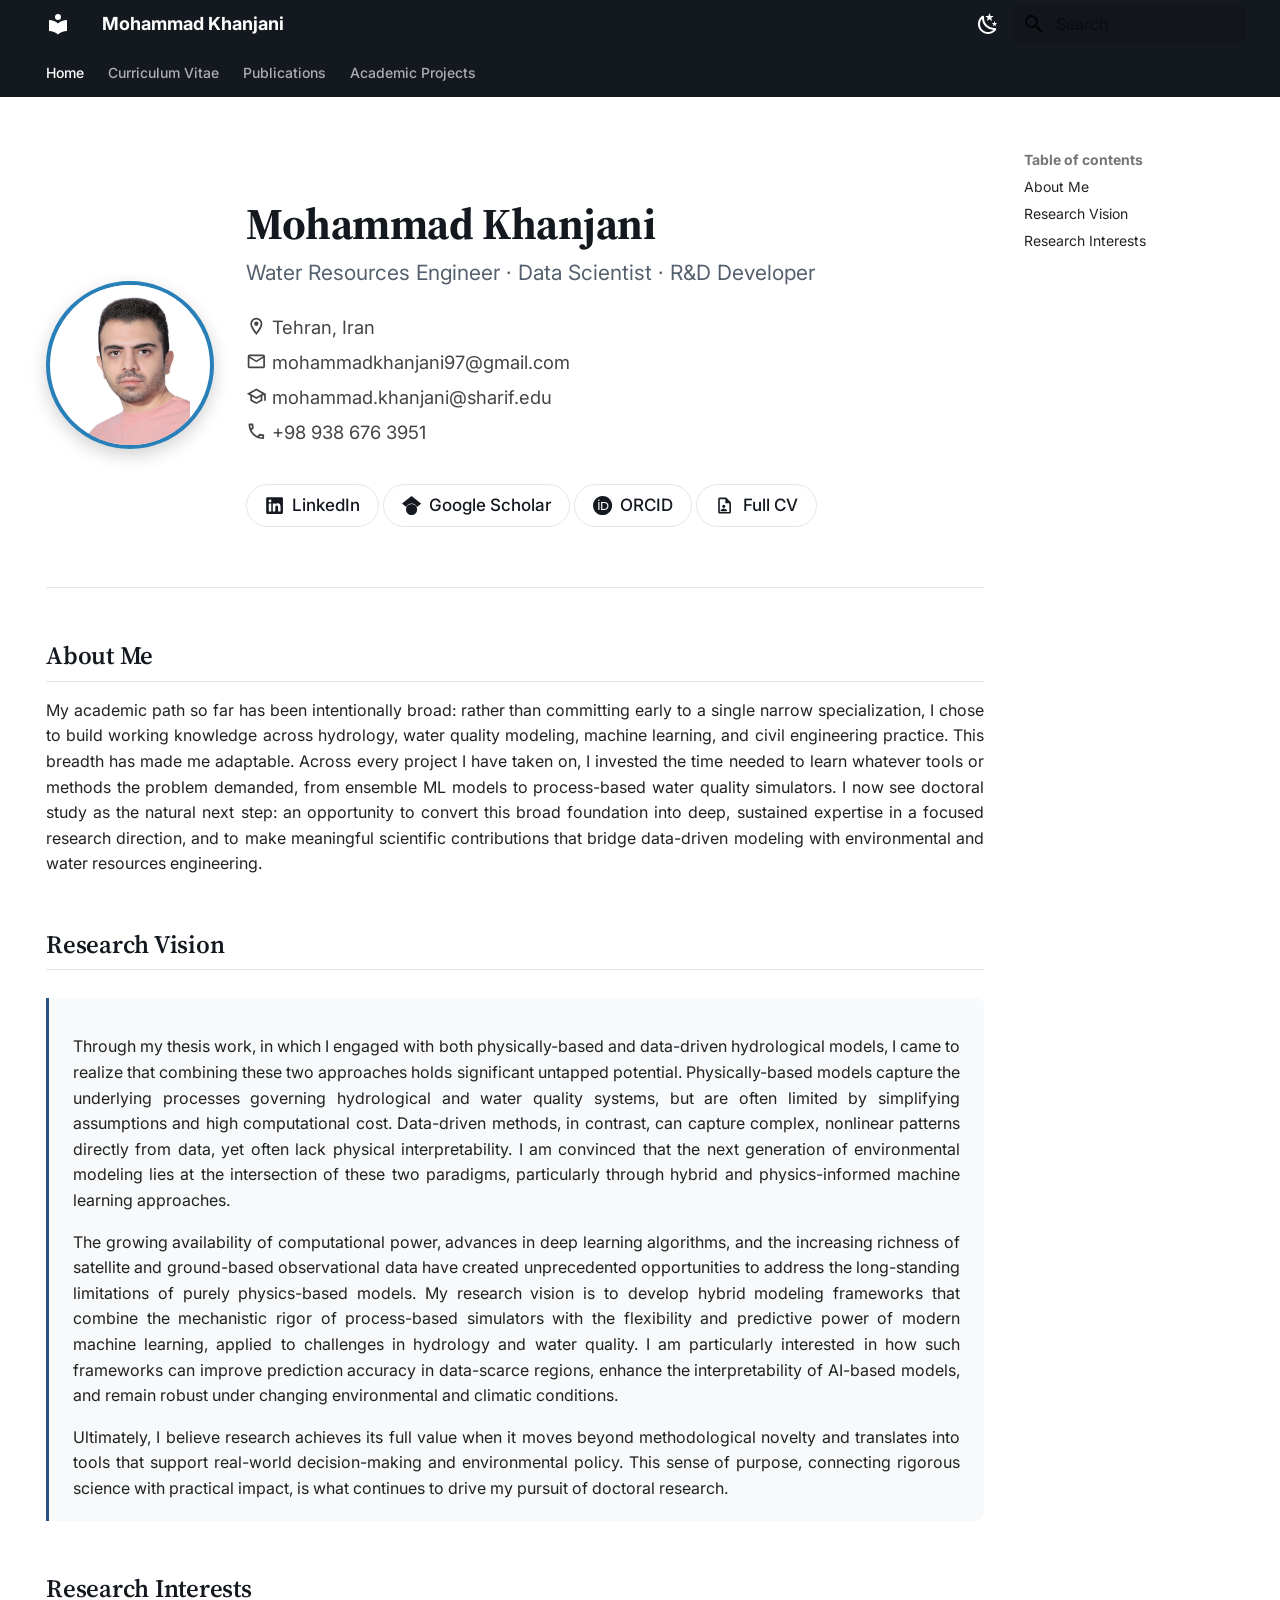
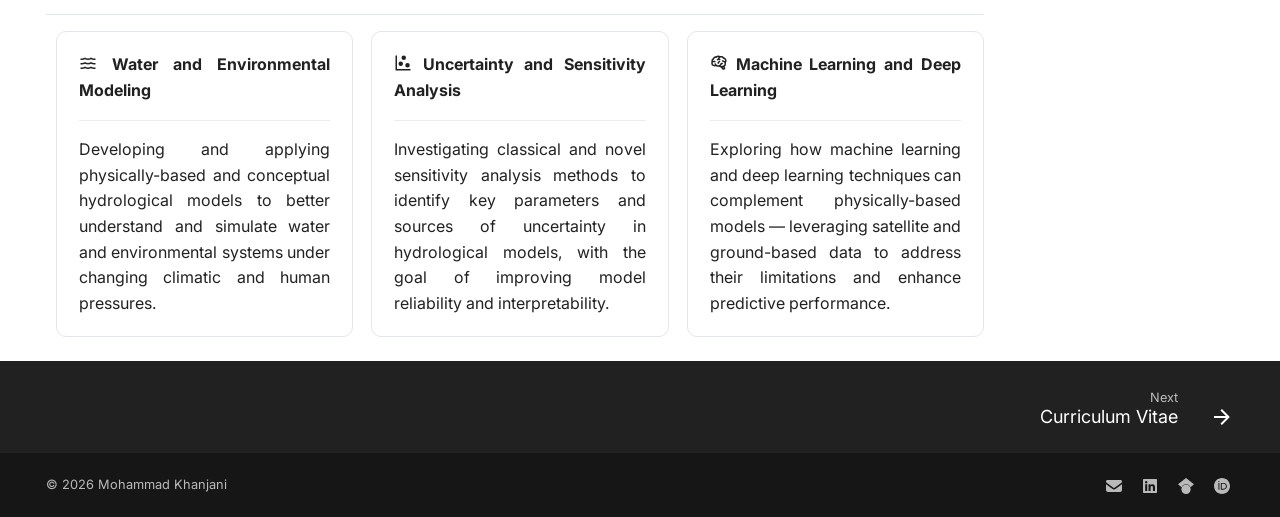
<file: index.html>
<!doctype html>
<html lang="en" class="no-js">
  <head>
    
      <meta charset="utf-8">
      <meta name="viewport" content="width=device-width,initial-scale=1">
      
        <meta name="description" content="Water Resources Engineer | Data Scientist | Machine Learning Researcher">
      
      
      
        <link rel="canonical" href="https://m-khanjani.github.io/">
      
      
      
        <link rel="next" href="cv/">
      
      
        
      
      
      <link rel="icon" href="assets/images/favicon.png">
      <meta name="generator" content="mkdocs-1.6.1, mkdocs-material-9.7.7">
    
    
      
        <title>Mohammad Khanjani</title>
      
    
    
      <link rel="stylesheet" href="assets/stylesheets/main.ec1eaa64.min.css">
      
        
        <link rel="stylesheet" href="assets/stylesheets/palette.ab4e12ef.min.css">
      
      


    
    
      
    
    
      
        
        
        <link rel="preconnect" href="https://fonts.gstatic.com" crossorigin>
        <link rel="stylesheet" href="https://fonts.googleapis.com/css?family=Roboto:300,300i,400,400i,700,700i%7CRoboto+Mono:400,400i,700,700i&display=fallback">
        <style>:root{--md-text-font:"Roboto";--md-code-font:"Roboto Mono"}</style>
      
    
    
      <link rel="stylesheet" href="assets/extra.css">
    
    <script>__md_scope=new URL(".",location),__md_hash=e=>[...e].reduce(((e,_)=>(e<<5)-e+_.charCodeAt(0)),0),__md_get=(e,_=localStorage,t=__md_scope)=>JSON.parse(_.getItem(t.pathname+"."+e)),__md_set=(e,_,t=localStorage,a=__md_scope)=>{try{t.setItem(a.pathname+"."+e,JSON.stringify(_))}catch(e){}}</script>
    
      

    
    
  </head>
  
  
    
    
      
    
    
    
    
    <body dir="ltr" data-md-color-scheme="default" data-md-color-primary="white" data-md-color-accent="indigo">
  
    
    <input class="md-toggle" data-md-toggle="drawer" type="checkbox" id="__drawer" autocomplete="off">
    <input class="md-toggle" data-md-toggle="search" type="checkbox" id="__search" autocomplete="off">
    <label class="md-overlay" for="__drawer"></label>
    <div data-md-component="skip">
      
        
        <a href="#mohammad-khanjani" class="md-skip">
          Skip to content
        </a>
      
    </div>
    <div data-md-component="announce">
      
    </div>
    
    
      

<header class="md-header" data-md-component="header">
  <nav class="md-header__inner md-grid" aria-label="Header">
    <a href="." title="Mohammad Khanjani" class="md-header__button md-logo" aria-label="Mohammad Khanjani" data-md-component="logo">
      
  
  <svg xmlns="http://www.w3.org/2000/svg" viewBox="0 0 24 24"><path d="M12 8a3 3 0 0 0 3-3 3 3 0 0 0-3-3 3 3 0 0 0-3 3 3 3 0 0 0 3 3m0 3.54C9.64 9.35 6.5 8 3 8v11c3.5 0 6.64 1.35 9 3.54 2.36-2.19 5.5-3.54 9-3.54V8c-3.5 0-6.64 1.35-9 3.54"/></svg>

    </a>
    <label class="md-header__button md-icon" for="__drawer">
      
      <svg xmlns="http://www.w3.org/2000/svg" viewBox="0 0 24 24"><path d="M3 6h18v2H3zm0 5h18v2H3zm0 5h18v2H3z"/></svg>
    </label>
    <div class="md-header__title" data-md-component="header-title">
      <div class="md-header__ellipsis">
        <div class="md-header__topic">
          <span class="md-ellipsis">
            Mohammad Khanjani
          </span>
        </div>
        <div class="md-header__topic" data-md-component="header-topic">
          <span class="md-ellipsis">
            
              Home
            
          </span>
        </div>
      </div>
    </div>
    
      
        <form class="md-header__option" data-md-component="palette">
  
    
    
    
    <input class="md-option" data-md-color-media="(prefers-color-scheme: light)" data-md-color-scheme="default" data-md-color-primary="white" data-md-color-accent="indigo"  aria-label="Switch to dark mode"  type="radio" name="__palette" id="__palette_0">
    
      <label class="md-header__button md-icon" title="Switch to dark mode" for="__palette_1" hidden>
        <svg xmlns="http://www.w3.org/2000/svg" viewBox="0 0 24 24"><path d="m17.75 4.09-2.53 1.94.91 3.06-2.63-1.81-2.63 1.81.91-3.06-2.53-1.94L12.44 4l1.06-3 1.06 3zm3.5 6.91-1.64 1.25.59 1.98-1.7-1.17-1.7 1.17.59-1.98L15.75 11l2.06-.05L18.5 9l.69 1.95zm-2.28 4.95c.83-.08 1.72 1.1 1.19 1.85-.32.45-.66.87-1.08 1.27C15.17 23 8.84 23 4.94 19.07c-3.91-3.9-3.91-10.24 0-14.14.4-.4.82-.76 1.27-1.08.75-.53 1.93.36 1.85 1.19-.27 2.86.69 5.83 2.89 8.02a9.96 9.96 0 0 0 8.02 2.89m-1.64 2.02a12.08 12.08 0 0 1-7.8-3.47c-2.17-2.19-3.33-5-3.49-7.82-2.81 3.14-2.7 7.96.31 10.98 3.02 3.01 7.84 3.12 10.98.31"/></svg>
      </label>
    
  
    
    
    
    <input class="md-option" data-md-color-media="(prefers-color-scheme: dark)" data-md-color-scheme="slate" data-md-color-primary="black" data-md-color-accent="indigo"  aria-label="Switch to light mode"  type="radio" name="__palette" id="__palette_1">
    
      <label class="md-header__button md-icon" title="Switch to light mode" for="__palette_0" hidden>
        <svg xmlns="http://www.w3.org/2000/svg" viewBox="0 0 24 24"><path d="M12 7a5 5 0 0 1 5 5 5 5 0 0 1-5 5 5 5 0 0 1-5-5 5 5 0 0 1 5-5m0 2a3 3 0 0 0-3 3 3 3 0 0 0 3 3 3 3 0 0 0 3-3 3 3 0 0 0-3-3m0-7 2.39 3.42C13.65 5.15 12.84 5 12 5s-1.65.15-2.39.42zM3.34 7l4.16-.35A7.2 7.2 0 0 0 5.94 8.5c-.44.74-.69 1.5-.83 2.29zm.02 10 1.76-3.77a7.131 7.131 0 0 0 2.38 4.14zM20.65 7l-1.77 3.79a7.02 7.02 0 0 0-2.38-4.15zm-.01 10-4.14.36c.59-.51 1.12-1.14 1.54-1.86.42-.73.69-1.5.83-2.29zM12 22l-2.41-3.44c.74.27 1.55.44 2.41.44.82 0 1.63-.17 2.37-.44z"/></svg>
      </label>
    
  
</form>
      
    
    
      <script>var palette=__md_get("__palette");if(palette&&palette.color){if("(prefers-color-scheme)"===palette.color.media){var media=matchMedia("(prefers-color-scheme: light)"),input=document.querySelector(media.matches?"[data-md-color-media='(prefers-color-scheme: light)']":"[data-md-color-media='(prefers-color-scheme: dark)']");palette.color.media=input.getAttribute("data-md-color-media"),palette.color.scheme=input.getAttribute("data-md-color-scheme"),palette.color.primary=input.getAttribute("data-md-color-primary"),palette.color.accent=input.getAttribute("data-md-color-accent")}for(var[key,value]of Object.entries(palette.color))document.body.setAttribute("data-md-color-"+key,value)}</script>
    
    
    
      
      
        <label class="md-header__button md-icon" for="__search">
          
          <svg xmlns="http://www.w3.org/2000/svg" viewBox="0 0 24 24"><path d="M9.5 3A6.5 6.5 0 0 1 16 9.5c0 1.61-.59 3.09-1.56 4.23l.27.27h.79l5 5-1.5 1.5-5-5v-.79l-.27-.27A6.52 6.52 0 0 1 9.5 16 6.5 6.5 0 0 1 3 9.5 6.5 6.5 0 0 1 9.5 3m0 2C7 5 5 7 5 9.5S7 14 9.5 14 14 12 14 9.5 12 5 9.5 5"/></svg>
        </label>
        <div class="md-search" data-md-component="search" role="dialog">
  <label class="md-search__overlay" for="__search"></label>
  <div class="md-search__inner" role="search">
    <form class="md-search__form" name="search">
      <input type="text" class="md-search__input" name="query" aria-label="Search" placeholder="Search" autocapitalize="off" autocorrect="off" autocomplete="off" spellcheck="false" data-md-component="search-query" required>
      <label class="md-search__icon md-icon" for="__search">
        
        <svg xmlns="http://www.w3.org/2000/svg" viewBox="0 0 24 24"><path d="M9.5 3A6.5 6.5 0 0 1 16 9.5c0 1.61-.59 3.09-1.56 4.23l.27.27h.79l5 5-1.5 1.5-5-5v-.79l-.27-.27A6.52 6.52 0 0 1 9.5 16 6.5 6.5 0 0 1 3 9.5 6.5 6.5 0 0 1 9.5 3m0 2C7 5 5 7 5 9.5S7 14 9.5 14 14 12 14 9.5 12 5 9.5 5"/></svg>
        
        <svg xmlns="http://www.w3.org/2000/svg" viewBox="0 0 24 24"><path d="M20 11v2H8l5.5 5.5-1.42 1.42L4.16 12l7.92-7.92L13.5 5.5 8 11z"/></svg>
      </label>
      <nav class="md-search__options" aria-label="Search">
        
        <button type="reset" class="md-search__icon md-icon" title="Clear" aria-label="Clear" tabindex="-1">
          
          <svg xmlns="http://www.w3.org/2000/svg" viewBox="0 0 24 24"><path d="M19 6.41 17.59 5 12 10.59 6.41 5 5 6.41 10.59 12 5 17.59 6.41 19 12 13.41 17.59 19 19 17.59 13.41 12z"/></svg>
        </button>
      </nav>
      
        <div class="md-search__suggest" data-md-component="search-suggest"></div>
      
    </form>
    <div class="md-search__output">
      <div class="md-search__scrollwrap" tabindex="0" data-md-scrollfix>
        <div class="md-search-result" data-md-component="search-result">
          <div class="md-search-result__meta">
            Initializing search
          </div>
          <ol class="md-search-result__list" role="presentation"></ol>
        </div>
      </div>
    </div>
  </div>
</div>
      
    
    
  </nav>
  
</header>
    
    <div class="md-container" data-md-component="container">
      
      
        
          
            
<nav class="md-tabs" aria-label="Tabs" data-md-component="tabs">
  <div class="md-grid">
    <ul class="md-tabs__list">
      
        
  
  
  
    
  
  
    <li class="md-tabs__item md-tabs__item--active">
      <a href="." class="md-tabs__link">
        
  
  
    
  
  Home

      </a>
    </li>
  

      
        
  
  
  
  
    <li class="md-tabs__item">
      <a href="cv/" class="md-tabs__link">
        
  
  
    
  
  Curriculum Vitae

      </a>
    </li>
  

      
        
  
  
  
  
    <li class="md-tabs__item">
      <a href="publications/" class="md-tabs__link">
        
  
  
    
  
  Publications

      </a>
    </li>
  

      
        
  
  
  
  
    <li class="md-tabs__item">
      <a href="projects/" class="md-tabs__link">
        
  
  
    
  
  Academic Projects

      </a>
    </li>
  

      
    </ul>
  </div>
</nav>
          
        
      
      <main class="md-main" data-md-component="main">
        <div class="md-main__inner md-grid">
          
            
              
                
              
              <div class="md-sidebar md-sidebar--primary" data-md-component="sidebar" data-md-type="navigation" hidden>
                <div class="md-sidebar__scrollwrap">
                  <div class="md-sidebar__inner">
                    


  


<nav class="md-nav md-nav--primary md-nav--lifted" aria-label="Navigation" data-md-level="0">
  <label class="md-nav__title" for="__drawer">
    <a href="." title="Mohammad Khanjani" class="md-nav__button md-logo" aria-label="Mohammad Khanjani" data-md-component="logo">
      
  
  <svg xmlns="http://www.w3.org/2000/svg" viewBox="0 0 24 24"><path d="M12 8a3 3 0 0 0 3-3 3 3 0 0 0-3-3 3 3 0 0 0-3 3 3 3 0 0 0 3 3m0 3.54C9.64 9.35 6.5 8 3 8v11c3.5 0 6.64 1.35 9 3.54 2.36-2.19 5.5-3.54 9-3.54V8c-3.5 0-6.64 1.35-9 3.54"/></svg>

    </a>
    Mohammad Khanjani
  </label>
  
  <ul class="md-nav__list" data-md-scrollfix>
    
      
      
  
  
    
  
  
  
    <li class="md-nav__item md-nav__item--active">
      
      <input class="md-nav__toggle md-toggle" type="checkbox" id="__toc">
      
      
        
      
      
        <label class="md-nav__link md-nav__link--active" for="__toc">
          
  
  
  <span class="md-ellipsis">
    
  
    Home
  

    
  </span>
  
  

          <span class="md-nav__icon md-icon"></span>
        </label>
      
      <a href="." class="md-nav__link md-nav__link--active">
        
  
  
  <span class="md-ellipsis">
    
  
    Home
  

    
  </span>
  
  

      </a>
      
        

<nav class="md-nav md-nav--secondary" aria-label="Table of contents">
  
  
  
    
  
  
    <label class="md-nav__title" for="__toc">
      <span class="md-nav__icon md-icon"></span>
      Table of contents
    </label>
    <ul class="md-nav__list" data-md-component="toc" data-md-scrollfix>
      
        <li class="md-nav__item">
  <a href="#about-me" class="md-nav__link">
    <span class="md-ellipsis">
      
        About Me
      
    </span>
  </a>
  
</li>
      
        <li class="md-nav__item">
  <a href="#research-vision" class="md-nav__link">
    <span class="md-ellipsis">
      
        Research Vision
      
    </span>
  </a>
  
</li>
      
        <li class="md-nav__item">
  <a href="#research-interests" class="md-nav__link">
    <span class="md-ellipsis">
      
        Research Interests
      
    </span>
  </a>
  
</li>
      
    </ul>
  
</nav>
      
    </li>
  

    
      
      
  
  
  
  
    <li class="md-nav__item">
      <a href="cv/" class="md-nav__link">
        
  
  
  <span class="md-ellipsis">
    
  
    Curriculum Vitae
  

    
  </span>
  
  

      </a>
    </li>
  

    
      
      
  
  
  
  
    <li class="md-nav__item">
      <a href="publications/" class="md-nav__link">
        
  
  
  <span class="md-ellipsis">
    
  
    Publications
  

    
  </span>
  
  

      </a>
    </li>
  

    
      
      
  
  
  
  
    <li class="md-nav__item">
      <a href="projects/" class="md-nav__link">
        
  
  
  <span class="md-ellipsis">
    
  
    Academic Projects
  

    
  </span>
  
  

      </a>
    </li>
  

    
  </ul>
</nav>
                  </div>
                </div>
              </div>
            
            
              
                
              
              <div class="md-sidebar md-sidebar--secondary" data-md-component="sidebar" data-md-type="toc" >
                <div class="md-sidebar__scrollwrap">
                  <div class="md-sidebar__inner">
                    

<nav class="md-nav md-nav--secondary" aria-label="Table of contents">
  
  
  
    
  
  
    <label class="md-nav__title" for="__toc">
      <span class="md-nav__icon md-icon"></span>
      Table of contents
    </label>
    <ul class="md-nav__list" data-md-component="toc" data-md-scrollfix>
      
        <li class="md-nav__item">
  <a href="#about-me" class="md-nav__link">
    <span class="md-ellipsis">
      
        About Me
      
    </span>
  </a>
  
</li>
      
        <li class="md-nav__item">
  <a href="#research-vision" class="md-nav__link">
    <span class="md-ellipsis">
      
        Research Vision
      
    </span>
  </a>
  
</li>
      
        <li class="md-nav__item">
  <a href="#research-interests" class="md-nav__link">
    <span class="md-ellipsis">
      
        Research Interests
      
    </span>
  </a>
  
</li>
      
    </ul>
  
</nav>
                  </div>
                </div>
              </div>
            
          
          
            <div class="md-content" data-md-component="content">
              
              <article class="md-content__inner md-typeset">
                
                  
  




<div class="hero">
<div style="display: flex; align-items: center; gap: 32px; flex-wrap: wrap; margin-bottom: 12px;">
<p><img src="assets/images/profile.jpg" alt="Mohammad Khanjani" style="width: 168px; height: 168px; border-radius: 50%; object-fit: contain; background-color: #ffffff; border: 4px solid #2980b9; box-shadow: 0 6px 18px rgba(0,0,0,0.18); flex-shrink: 0;"></p>
<div style="flex: 1; min-width: 260px;">
<h1 id="mohammad-khanjani">Mohammad Khanjani<a class="headerlink" href="#mohammad-khanjani" title="Permanent link">&para;</a></h1>
<div class="tagline">Water Resources Engineer · Data Scientist · R&amp;D Developer</div>
<div class="contact-row">
<p><span class="twemoji"><svg xmlns="http://www.w3.org/2000/svg" viewBox="0 0 24 24"><path d="M12 6.5A2.5 2.5 0 0 1 14.5 9a2.5 2.5 0 0 1-2.5 2.5A2.5 2.5 0 0 1 9.5 9 2.5 2.5 0 0 1 12 6.5M12 2a7 7 0 0 1 7 7c0 5.25-7 13-7 13S5 14.25 5 9a7 7 0 0 1 7-7m0 2a5 5 0 0 0-5 5c0 1 0 3 5 9.71C17 12 17 10 17 9a5 5 0 0 0-5-5"/></svg></span> Tehran, Iran <br>
<span class="twemoji"><svg xmlns="http://www.w3.org/2000/svg" viewBox="0 0 24 24"><path d="M22 6c0-1.1-.9-2-2-2H4c-1.1 0-2 .9-2 2v12c0 1.1.9 2 2 2h16c1.1 0 2-.9 2-2zm-2 0-8 5-8-5zm0 12H4V8l8 5 8-5z"/></svg></span> <a href="mailto:mohammadkhanjani97@gmail.com">mohammadkhanjani97@gmail.com</a> <br>
<span class="twemoji"><svg xmlns="http://www.w3.org/2000/svg" viewBox="0 0 24 24"><path d="M12 3 1 9l4 2.18v6L12 21l7-3.82v-6l2-1.09V17h2V9zm6.82 6L12 12.72 5.18 9 12 5.28zM17 16l-5 2.72L7 16v-3.73L12 15l5-2.73z"/></svg></span> <a href="mailto:mohammad.khanjani@sharif.edu">mohammad.khanjani@sharif.edu</a> <br>
<span class="twemoji"><svg xmlns="http://www.w3.org/2000/svg" viewBox="0 0 24 24"><path d="M20 15.5c-1.2 0-2.5-.2-3.6-.6h-.3c-.3 0-.5.1-.7.3l-2.2 2.2c-2.8-1.5-5.2-3.8-6.6-6.6l2.2-2.2c.3-.3.4-.7.2-1-.3-1.1-.5-2.4-.5-3.6 0-.5-.5-1-1-1H4c-.5 0-1 .5-1 1 0 9.4 7.6 17 17 17 .5 0 1-.5 1-1v-3.5c0-.5-.5-1-1-1M5 5h1.5c.1.9.3 1.8.5 2.6L5.8 8.8C5.4 7.6 5.1 6.3 5 5m14 14c-1.3-.1-2.6-.4-3.8-.8l1.2-1.2c.8.2 1.7.4 2.6.4z"/></svg></span> +98 938 676 3951</p>
</div>
<div class="links-row">
<p><a href="http://www.linkedin.com/in/mohammad-khanjani" target="_blank"><span class="twemoji"><svg xmlns="http://www.w3.org/2000/svg" viewBox="0 0 448 512"><!--! Font Awesome Free 7.1.0 by @fontawesome - https://fontawesome.com License - https://fontawesome.com/license/free (Icons: CC BY 4.0, Fonts: SIL OFL 1.1, Code: MIT License) Copyright 2025 Fonticons, Inc.--><path d="M416 32H31.9C14.3 32 0 46.5 0 64.3v383.4C0 465.5 14.3 480 31.9 480H416c17.6 0 32-14.5 32-32.3V64.3c0-17.8-14.4-32.3-32-32.3M135.4 416H69V202.2h66.5V416zM102.2 96a38.5 38.5 0 1 1 0 77 38.5 38.5 0 1 1 0-77m282.1 320h-66.4V312c0-24.8-.5-56.7-34.5-56.7-34.6 0-39.9 27-39.9 54.9V416h-66.4V202.2h63.7v29.2h.9c8.9-16.8 30.6-34.5 62.9-34.5 67.2 0 79.7 44.3 79.7 101.9z"/></svg></span> LinkedIn</a>
<a href="https://scholar.google.com/citations?user=9mB5DhoAAAAJ&amp;hl=en" target="_blank"><span class="twemoji"><svg xmlns="http://www.w3.org/2000/svg" viewBox="0 0 24 24"><path d="M5.242 13.769 0 9.5 12 0l12 9.5-5.242 4.269C17.548 11.249 14.978 9.5 12 9.5c-2.977 0-5.548 1.748-6.758 4.269M12 10a7 7 0 1 0 0 14 7 7 0 0 0 0-14"/></svg></span> Google Scholar</a>
<a href="https://orcid.org/0000-0002-9907-7045" target="_blank"><span class="twemoji"><svg xmlns="http://www.w3.org/2000/svg" viewBox="0 0 24 24"><path d="M12 0C5.372 0 0 5.372 0 12s5.372 12 12 12 12-5.372 12-12S18.628 0 12 0M7.369 4.378c.525 0 .947.431.947.947s-.422.947-.947.947a.95.95 0 0 1-.947-.947c0-.525.422-.947.947-.947m-.722 3.038h1.444v10.041H6.647zm3.562 0h3.9c3.712 0 5.344 2.653 5.344 5.025 0 2.578-2.016 5.025-5.325 5.025h-3.919zm1.444 1.303v7.444h2.297c3.272 0 4.022-2.484 4.022-3.722 0-2.016-1.284-3.722-4.097-3.722z"/></svg></span> ORCID</a>
<a href="cv/"><span class="twemoji"><svg xmlns="http://www.w3.org/2000/svg" viewBox="0 0 24 24"><path d="M14 2H6a2 2 0 0 0-2 2v16c0 1.11.89 2 2 2h12c1.11 0 2-.89 2-2V8zm4 18H6V4h7v5h5zm-5-7c0 1.1-.9 2-2 2s-2-.9-2-2 .9-2 2-2 2 .9 2 2m2 5v1H7v-1c0-1.33 2.67-2 4-2s4 .67 4 2"/></svg></span> Full CV</a></p>
</div>
</div>
</div>
</div>
<h2 id="about-me">About Me<a class="headerlink" href="#about-me" title="Permanent link">&para;</a></h2>
<p>My academic path so far has been intentionally broad: rather than committing early to a single narrow specialization, I chose to build working knowledge across hydrology, water quality modeling, machine learning, and civil engineering practice. This breadth has made me adaptable. Across every project I have taken on, I invested the time needed to learn whatever tools or methods the problem demanded, from ensemble ML models to process-based water quality simulators. I now see doctoral study as the natural next step: an opportunity to convert this broad foundation into deep, sustained expertise in a focused research direction, and to make meaningful scientific contributions that bridge data-driven modeling with environmental and water resources engineering.</p>
<h2 id="research-vision">Research Vision<a class="headerlink" href="#research-vision" title="Permanent link">&para;</a></h2>
<div class="callout">
<p>Through my thesis work, in which I engaged with both physically-based and data-driven hydrological models, I came to realize that combining these two approaches holds significant untapped potential. Physically-based models capture the underlying processes governing hydrological and water quality systems, but are often limited by simplifying assumptions and high computational cost. Data-driven methods, in contrast, can capture complex, nonlinear patterns directly from data, yet often lack physical interpretability. I am convinced that the next generation of environmental modeling lies at the intersection of these two paradigms, particularly through hybrid and physics-informed machine learning approaches.</p>
<p>The growing availability of computational power, advances in deep learning algorithms, and the increasing richness of satellite and ground-based observational data have created unprecedented opportunities to address the long-standing limitations of purely physics-based models. My research vision is to develop hybrid modeling frameworks that combine the mechanistic rigor of process-based simulators with the flexibility and predictive power of modern machine learning, applied to challenges in hydrology and water quality. I am particularly interested in how such frameworks can improve prediction accuracy in data-scarce regions, enhance the interpretability of AI-based models, and remain robust under changing environmental and climatic conditions.</p>
<p>Ultimately, I believe research achieves its full value when it moves beyond methodological novelty and translates into tools that support real-world decision-making and environmental policy. This sense of purpose, connecting rigorous science with practical impact, is what continues to drive my pursuit of doctoral research.</p>
</div>
<h2 id="research-interests">Research Interests<a class="headerlink" href="#research-interests" title="Permanent link">&para;</a></h2>
<div class="grid cards">
<ul>
<li>
<p><span class="twemoji"><svg xmlns="http://www.w3.org/2000/svg" viewBox="0 0 24 24"><path d="M20 12h2v2h-2c-1.38 0-2.74-.35-4-1-2.5 1.3-5.5 1.3-8 0-1.26.65-2.63 1-4 1H2v-2h2c1.39 0 2.78-.47 4-1.33 2.44 1.71 5.56 1.71 8 0 1.22.86 2.61 1.33 4 1.33m0-6h2v2h-2c-1.38 0-2.74-.35-4-1-2.5 1.3-5.5 1.3-8 0-1.26.65-2.63 1-4 1H2V6h2c1.39 0 2.78-.47 4-1.33 2.44 1.71 5.56 1.71 8 0C17.22 5.53 18.61 6 20 6m0 12h2v2h-2c-1.38 0-2.74-.35-4-1-2.5 1.3-5.5 1.3-8 0-1.26.65-2.63 1-4 1H2v-2h2c1.39 0 2.78-.47 4-1.33 2.44 1.71 5.56 1.71 8 0 1.22.86 2.61 1.33 4 1.33"/></svg></span> <strong>Water and Environmental Modeling</strong></p>
<hr />
<p>Developing and applying physically-based and conceptual hydrological models to better understand and simulate water and environmental systems under changing climatic and human pressures.</p>
</li>
<li>
<p><span class="twemoji"><svg xmlns="http://www.w3.org/2000/svg" viewBox="0 0 24 24"><path d="M2 2h2v18h18v2H2zm7 8a3 3 0 0 1 3 3 3 3 0 0 1-3 3 3 3 0 0 1-3-3 3 3 0 0 1 3-3m4-8a3 3 0 0 1 3 3 3 3 0 0 1-3 3 3 3 0 0 1-3-3 3 3 0 0 1 3-3m5 10a3 3 0 0 1 3 3 3 3 0 0 1-3 3 3 3 0 0 1-3-3 3 3 0 0 1 3-3"/></svg></span> <strong>Uncertainty and Sensitivity Analysis</strong></p>
<hr />
<p>Investigating classical and novel sensitivity analysis methods to identify key parameters and sources of uncertainty in hydrological models, with the goal of improving model reliability and interpretability.</p>
</li>
<li>
<p><span class="twemoji"><svg xmlns="http://www.w3.org/2000/svg" viewBox="0 0 24 24"><path d="M21.33 12.91c.09 1.55-.62 3.04-1.89 3.95l.77 1.49c.23.45.26.98.06 1.45-.19.47-.58.84-1.06 1l-.79.25a1.687 1.687 0 0 1-1.86-.55L14.44 18c-.89-.15-1.73-.53-2.44-1.1-.5.15-1 .23-1.5.23-.88 0-1.76-.27-2.5-.79-.53.16-1.07.23-1.62.22-.79.01-1.57-.15-2.3-.45a4.1 4.1 0 0 1-2.43-3.61c-.08-.72.04-1.45.35-2.11-.29-.75-.32-1.57-.07-2.33C2.3 7.11 3 6.32 3.87 5.82c.58-1.69 2.21-2.82 4-2.7 1.6-1.5 4.05-1.66 5.83-.37.42-.11.86-.17 1.3-.17 1.36-.03 2.65.57 3.5 1.64 2.04.53 3.5 2.35 3.58 4.47.05 1.11-.25 2.2-.86 3.13.07.36.11.72.11 1.09m-5-1.41c.57.07 1.02.5 1.02 1.07a1 1 0 0 1-1 1h-.63c-.32.9-.88 1.69-1.62 2.29.25.09.51.14.77.21 5.13-.07 4.53-3.2 4.53-3.25a2.59 2.59 0 0 0-2.69-2.49 1 1 0 0 1-1-1 1 1 0 0 1 1-1c1.23.03 2.41.49 3.33 1.3.05-.29.08-.59.08-.89-.06-1.24-.62-2.32-2.87-2.53-1.25-2.96-4.4-1.32-4.4-.4-.03.23.21.72.25.75a1 1 0 0 1 1 1c0 .55-.45 1-1 1-.53-.02-1.03-.22-1.43-.56-.48.31-1.03.5-1.6.56-.57.05-1.04-.35-1.07-.9a.97.97 0 0 1 .88-1.1c.16-.02.94-.14.94-.77 0-.66.25-1.29.68-1.79-.92-.25-1.91.08-2.91 1.29C6.75 5 6 5.25 5.45 7.2 4.5 7.67 4 8 3.78 9c1.08-.22 2.19-.13 3.22.25.5.19.78.75.59 1.29-.19.52-.77.78-1.29.59-.73-.32-1.55-.34-2.3-.06-.32.27-.32.83-.32 1.27 0 .74.37 1.43 1 1.83.53.27 1.12.41 1.71.4q-.225-.39-.39-.81a1.038 1.038 0 0 1 1.96-.68c.4 1.14 1.42 1.92 2.62 2.05 1.37-.07 2.59-.88 3.19-2.13.23-1.38 1.34-1.5 2.56-1.5m2 7.47-.62-1.3-.71.16 1 1.25zm-4.65-8.61a1 1 0 0 0-.91-1.03c-.71-.04-1.4.2-1.93.67-.57.58-.87 1.38-.84 2.19a1 1 0 0 0 1 1c.57 0 1-.45 1-1 0-.27.07-.54.23-.76.12-.1.27-.15.43-.15.55.03 1.02-.38 1.02-.92"/></svg></span> <strong>Machine Learning and Deep Learning</strong></p>
<hr />
<p>Exploring how machine learning and deep learning techniques can complement physically-based models — leveraging satellite and ground-based data to address their limitations and enhance predictive performance.</p>
</li>
</ul>
</div>







  
  




  



                
              </article>
            </div>
          
          
<script>var target=document.getElementById(location.hash.slice(1));target&&target.name&&(target.checked=target.name.startsWith("__tabbed_"))</script>
        </div>
        
          <button type="button" class="md-top md-icon" data-md-component="top" hidden>
  
  <svg xmlns="http://www.w3.org/2000/svg" viewBox="0 0 24 24"><path d="M13 20h-2V8l-5.5 5.5-1.42-1.42L12 4.16l7.92 7.92-1.42 1.42L13 8z"/></svg>
  Back to top
</button>
        
      </main>
      
        <footer class="md-footer">
  
    
      
        
      
      <nav class="md-footer__inner md-grid" aria-label="Footer" >
        
        
          
          <a href="cv/" class="md-footer__link md-footer__link--next" aria-label="Next: Curriculum Vitae">
            <div class="md-footer__title">
              <span class="md-footer__direction">
                Next
              </span>
              <div class="md-ellipsis">
                Curriculum Vitae
              </div>
            </div>
            <div class="md-footer__button md-icon">
              
              <svg xmlns="http://www.w3.org/2000/svg" viewBox="0 0 24 24"><path d="M4 11v2h12l-5.5 5.5 1.42 1.42L19.84 12l-7.92-7.92L10.5 5.5 16 11z"/></svg>
            </div>
          </a>
        
      </nav>
    
  
  <div class="md-footer-meta md-typeset">
    <div class="md-footer-meta__inner md-grid">
      <div class="md-copyright">
  
    <div class="md-copyright__highlight">
      © 2026 Mohammad Khanjani
    </div>
  
  
</div>
      
        
<div class="md-social">
  
    
    
    
    
    <a href="mailto:mohammadkhanjani97@gmail.com" target="_blank" rel="noopener" title="Email" class="md-social__link">
      <svg xmlns="http://www.w3.org/2000/svg" viewBox="0 0 512 512"><!--! Font Awesome Free 7.1.0 by @fontawesome - https://fontawesome.com License - https://fontawesome.com/license/free (Icons: CC BY 4.0, Fonts: SIL OFL 1.1, Code: MIT License) Copyright 2025 Fonticons, Inc.--><path d="M48 64C21.5 64 0 85.5 0 112c0 15.1 7.1 29.3 19.2 38.4l208 156a48 48 0 0 0 57.6 0l208-156c12.1-9.1 19.2-23.3 19.2-38.4 0-26.5-21.5-48-48-48zM0 196v188c0 35.3 28.7 64 64 64h384c35.3 0 64-28.7 64-64V196L313.6 344.8c-34.1 25.6-81.1 25.6-115.2 0z"/></svg>
    </a>
  
    
    
    
    
    <a href="http://www.linkedin.com/in/mohammad-khanjani" target="_blank" rel="noopener" title="LinkedIn" class="md-social__link">
      <svg xmlns="http://www.w3.org/2000/svg" viewBox="0 0 448 512"><!--! Font Awesome Free 7.1.0 by @fontawesome - https://fontawesome.com License - https://fontawesome.com/license/free (Icons: CC BY 4.0, Fonts: SIL OFL 1.1, Code: MIT License) Copyright 2025 Fonticons, Inc.--><path d="M416 32H31.9C14.3 32 0 46.5 0 64.3v383.4C0 465.5 14.3 480 31.9 480H416c17.6 0 32-14.5 32-32.3V64.3c0-17.8-14.4-32.3-32-32.3M135.4 416H69V202.2h66.5V416zM102.2 96a38.5 38.5 0 1 1 0 77 38.5 38.5 0 1 1 0-77m282.1 320h-66.4V312c0-24.8-.5-56.7-34.5-56.7-34.6 0-39.9 27-39.9 54.9V416h-66.4V202.2h63.7v29.2h.9c8.9-16.8 30.6-34.5 62.9-34.5 67.2 0 79.7 44.3 79.7 101.9z"/></svg>
    </a>
  
    
    
    
    
    <a href="https://scholar.google.com/citations?user=9mB5DhoAAAAJ&hl=en" target="_blank" rel="noopener" title="Google Scholar" class="md-social__link">
      <svg xmlns="http://www.w3.org/2000/svg" viewBox="0 0 24 24"><path d="M5.242 13.769 0 9.5 12 0l12 9.5-5.242 4.269C17.548 11.249 14.978 9.5 12 9.5c-2.977 0-5.548 1.748-6.758 4.269M12 10a7 7 0 1 0 0 14 7 7 0 0 0 0-14"/></svg>
    </a>
  
    
    
    
    
    <a href="https://orcid.org/0000-0002-9907-7045" target="_blank" rel="noopener" title="ORCID" class="md-social__link">
      <svg xmlns="http://www.w3.org/2000/svg" viewBox="0 0 24 24"><path d="M12 0C5.372 0 0 5.372 0 12s5.372 12 12 12 12-5.372 12-12S18.628 0 12 0M7.369 4.378c.525 0 .947.431.947.947s-.422.947-.947.947a.95.95 0 0 1-.947-.947c0-.525.422-.947.947-.947m-.722 3.038h1.444v10.041H6.647zm3.562 0h3.9c3.712 0 5.344 2.653 5.344 5.025 0 2.578-2.016 5.025-5.325 5.025h-3.919zm1.444 1.303v7.444h2.297c3.272 0 4.022-2.484 4.022-3.722 0-2.016-1.284-3.722-4.097-3.722z"/></svg>
    </a>
  
</div>
      
    </div>
  </div>
</footer>
      
    </div>
    <div class="md-dialog" data-md-component="dialog">
      <div class="md-dialog__inner md-typeset"></div>
    </div>
    
      <div class="md-progress" data-md-component="progress" role="progressbar"></div>
    
    
    
      
      
      <script id="__config" type="application/json">{"annotate": null, "base": ".", "features": ["navigation.top", "navigation.tabs", "navigation.tracking", "navigation.instant", "navigation.instant.progress", "navigation.footer", "content.code.copy", "content.tooltips", "search.suggest", "search.highlight", "toc.follow"], "search": "assets/javascripts/workers/search.2c215733.min.js", "tags": null, "translations": {"clipboard.copied": "Copied to clipboard", "clipboard.copy": "Copy to clipboard", "search.result.more.one": "1 more on this page", "search.result.more.other": "# more on this page", "search.result.none": "No matching documents", "search.result.one": "1 matching document", "search.result.other": "# matching documents", "search.result.placeholder": "Type to start searching", "search.result.term.missing": "Missing", "select.version": "Select version"}, "version": null}</script>
    
    
      <script src="assets/javascripts/bundle.d7400e89.min.js"></script>
      
    
  </body>
</html>
</file>
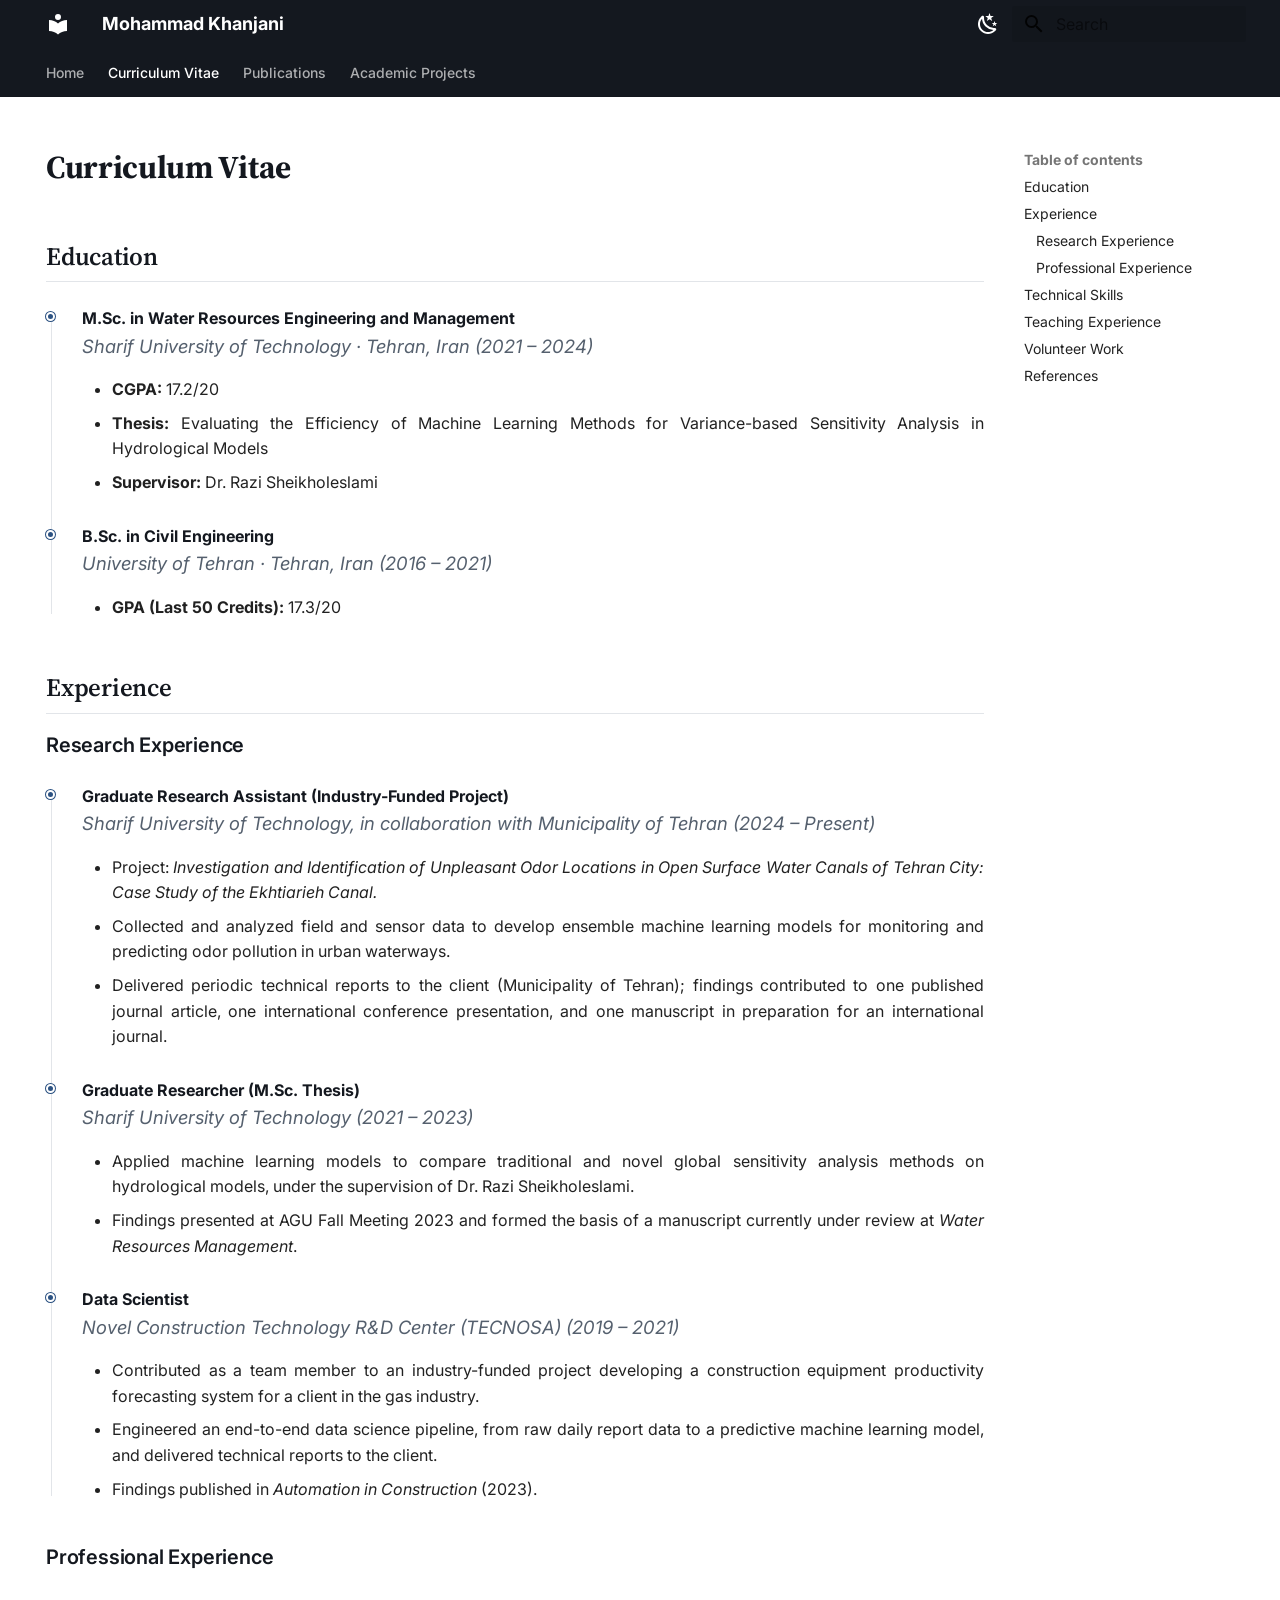
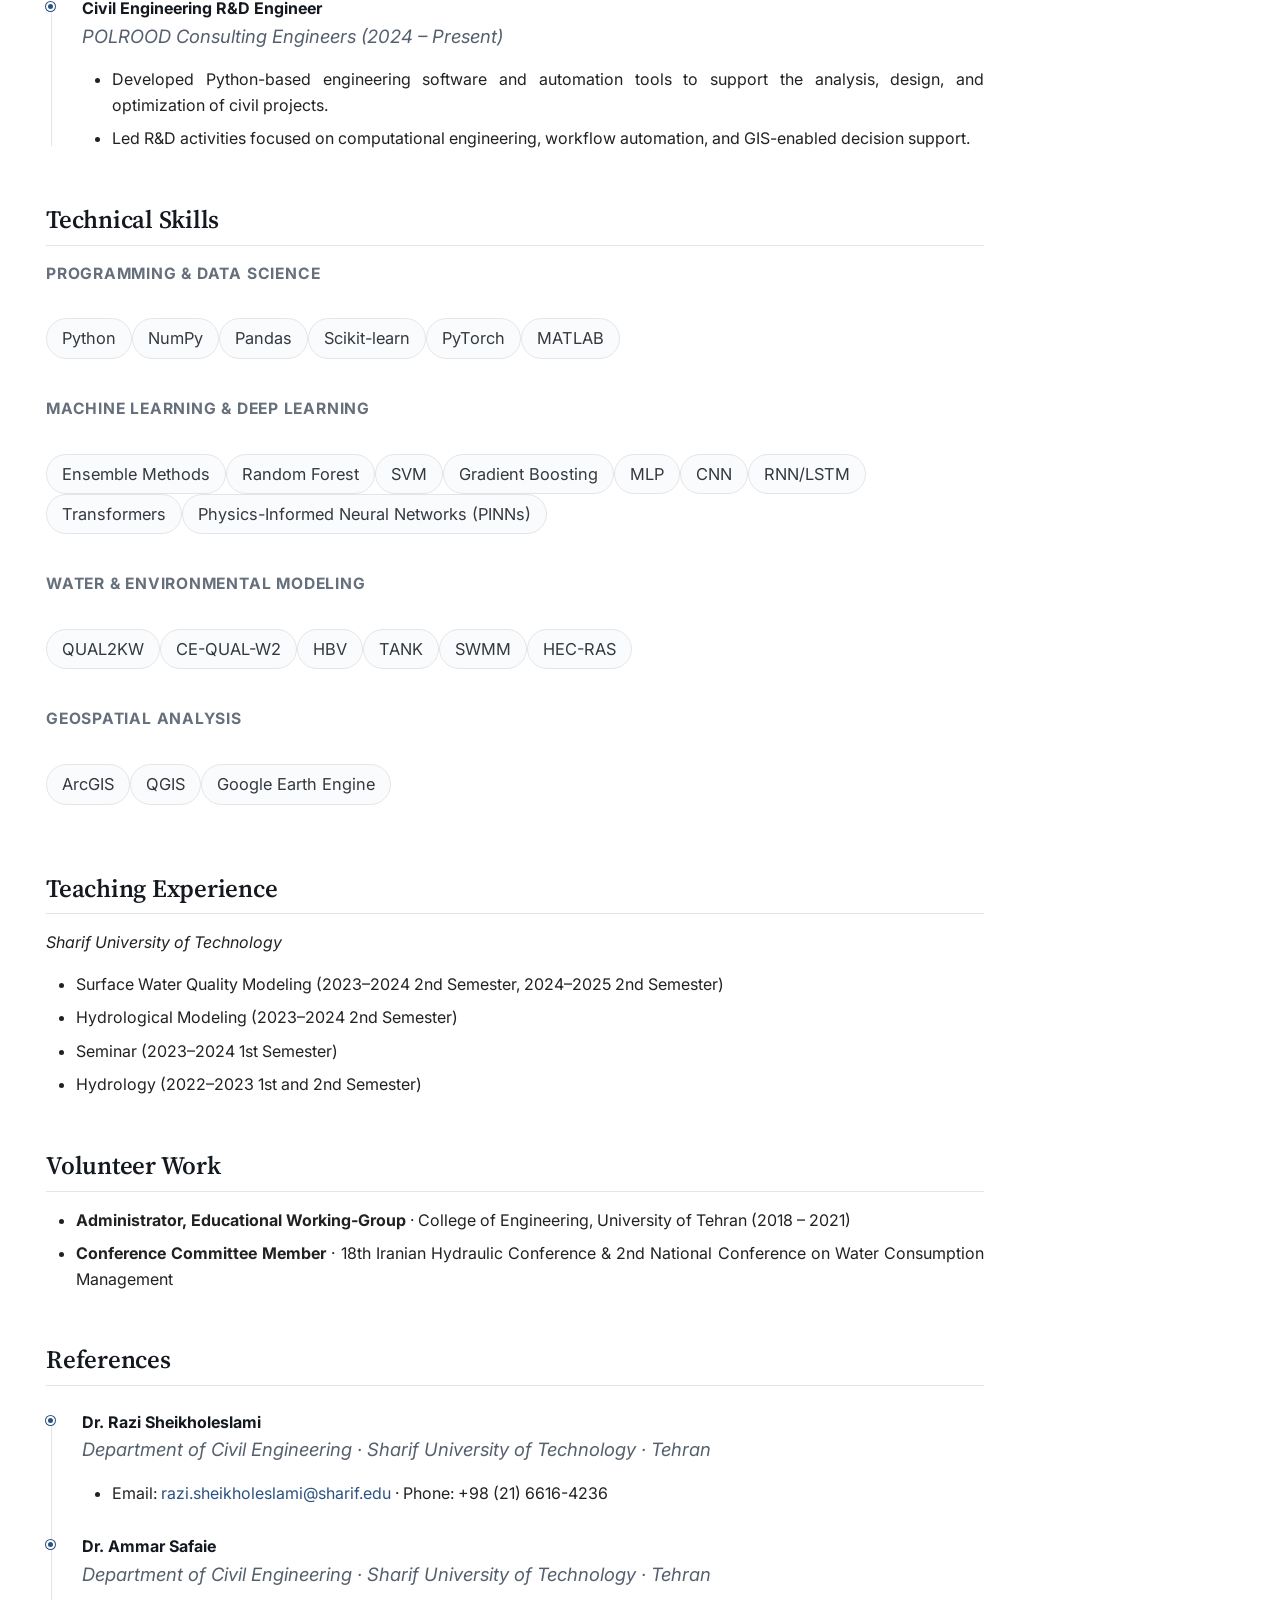
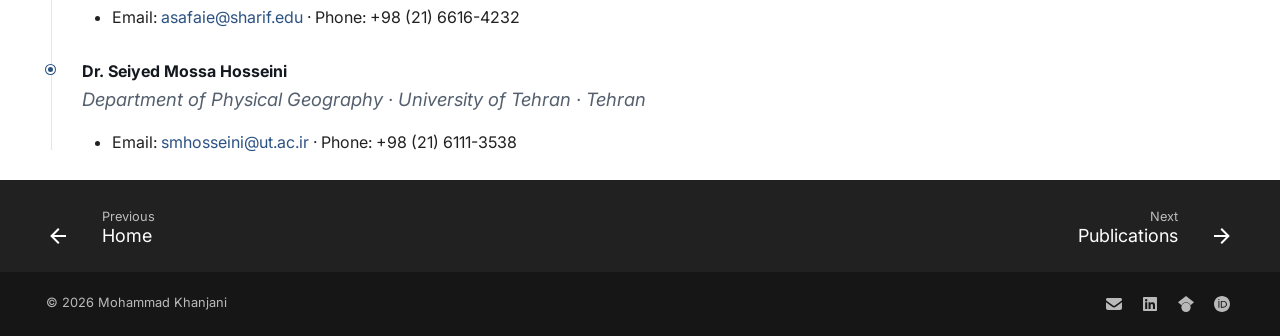
<file: cv/index.html>
<!doctype html>
<html lang="en" class="no-js">
  <head>
    
      <meta charset="utf-8">
      <meta name="viewport" content="width=device-width,initial-scale=1">
      
        <meta name="description" content="Water Resources Engineer | Data Scientist | Machine Learning Researcher">
      
      
      
        <link rel="canonical" href="https://m-khanjani.github.io/cv/">
      
      
        <link rel="prev" href="..">
      
      
        <link rel="next" href="../publications/">
      
      
        
      
      
      <link rel="icon" href="../assets/images/favicon.png">
      <meta name="generator" content="mkdocs-1.6.1, mkdocs-material-9.7.7">
    
    
      
        <title>Curriculum Vitae - Mohammad Khanjani</title>
      
    
    
      <link rel="stylesheet" href="../assets/stylesheets/main.ec1eaa64.min.css">
      
        
        <link rel="stylesheet" href="../assets/stylesheets/palette.ab4e12ef.min.css">
      
      


    
    
      
    
    
      
        
        
        <link rel="preconnect" href="https://fonts.gstatic.com" crossorigin>
        <link rel="stylesheet" href="https://fonts.googleapis.com/css?family=Roboto:300,300i,400,400i,700,700i%7CRoboto+Mono:400,400i,700,700i&display=fallback">
        <style>:root{--md-text-font:"Roboto";--md-code-font:"Roboto Mono"}</style>
      
    
    
      <link rel="stylesheet" href="../assets/extra.css">
    
    <script>__md_scope=new URL("..",location),__md_hash=e=>[...e].reduce(((e,_)=>(e<<5)-e+_.charCodeAt(0)),0),__md_get=(e,_=localStorage,t=__md_scope)=>JSON.parse(_.getItem(t.pathname+"."+e)),__md_set=(e,_,t=localStorage,a=__md_scope)=>{try{t.setItem(a.pathname+"."+e,JSON.stringify(_))}catch(e){}}</script>
    
      

    
    
  </head>
  
  
    
    
      
    
    
    
    
    <body dir="ltr" data-md-color-scheme="default" data-md-color-primary="white" data-md-color-accent="indigo">
  
    
    <input class="md-toggle" data-md-toggle="drawer" type="checkbox" id="__drawer" autocomplete="off">
    <input class="md-toggle" data-md-toggle="search" type="checkbox" id="__search" autocomplete="off">
    <label class="md-overlay" for="__drawer"></label>
    <div data-md-component="skip">
      
        
        <a href="#education" class="md-skip">
          Skip to content
        </a>
      
    </div>
    <div data-md-component="announce">
      
    </div>
    
    
      

<header class="md-header" data-md-component="header">
  <nav class="md-header__inner md-grid" aria-label="Header">
    <a href=".." title="Mohammad Khanjani" class="md-header__button md-logo" aria-label="Mohammad Khanjani" data-md-component="logo">
      
  
  <svg xmlns="http://www.w3.org/2000/svg" viewBox="0 0 24 24"><path d="M12 8a3 3 0 0 0 3-3 3 3 0 0 0-3-3 3 3 0 0 0-3 3 3 3 0 0 0 3 3m0 3.54C9.64 9.35 6.5 8 3 8v11c3.5 0 6.64 1.35 9 3.54 2.36-2.19 5.5-3.54 9-3.54V8c-3.5 0-6.64 1.35-9 3.54"/></svg>

    </a>
    <label class="md-header__button md-icon" for="__drawer">
      
      <svg xmlns="http://www.w3.org/2000/svg" viewBox="0 0 24 24"><path d="M3 6h18v2H3zm0 5h18v2H3zm0 5h18v2H3z"/></svg>
    </label>
    <div class="md-header__title" data-md-component="header-title">
      <div class="md-header__ellipsis">
        <div class="md-header__topic">
          <span class="md-ellipsis">
            Mohammad Khanjani
          </span>
        </div>
        <div class="md-header__topic" data-md-component="header-topic">
          <span class="md-ellipsis">
            
              Curriculum Vitae
            
          </span>
        </div>
      </div>
    </div>
    
      
        <form class="md-header__option" data-md-component="palette">
  
    
    
    
    <input class="md-option" data-md-color-media="(prefers-color-scheme: light)" data-md-color-scheme="default" data-md-color-primary="white" data-md-color-accent="indigo"  aria-label="Switch to dark mode"  type="radio" name="__palette" id="__palette_0">
    
      <label class="md-header__button md-icon" title="Switch to dark mode" for="__palette_1" hidden>
        <svg xmlns="http://www.w3.org/2000/svg" viewBox="0 0 24 24"><path d="m17.75 4.09-2.53 1.94.91 3.06-2.63-1.81-2.63 1.81.91-3.06-2.53-1.94L12.44 4l1.06-3 1.06 3zm3.5 6.91-1.64 1.25.59 1.98-1.7-1.17-1.7 1.17.59-1.98L15.75 11l2.06-.05L18.5 9l.69 1.95zm-2.28 4.95c.83-.08 1.72 1.1 1.19 1.85-.32.45-.66.87-1.08 1.27C15.17 23 8.84 23 4.94 19.07c-3.91-3.9-3.91-10.24 0-14.14.4-.4.82-.76 1.27-1.08.75-.53 1.93.36 1.85 1.19-.27 2.86.69 5.83 2.89 8.02a9.96 9.96 0 0 0 8.02 2.89m-1.64 2.02a12.08 12.08 0 0 1-7.8-3.47c-2.17-2.19-3.33-5-3.49-7.82-2.81 3.14-2.7 7.96.31 10.98 3.02 3.01 7.84 3.12 10.98.31"/></svg>
      </label>
    
  
    
    
    
    <input class="md-option" data-md-color-media="(prefers-color-scheme: dark)" data-md-color-scheme="slate" data-md-color-primary="black" data-md-color-accent="indigo"  aria-label="Switch to light mode"  type="radio" name="__palette" id="__palette_1">
    
      <label class="md-header__button md-icon" title="Switch to light mode" for="__palette_0" hidden>
        <svg xmlns="http://www.w3.org/2000/svg" viewBox="0 0 24 24"><path d="M12 7a5 5 0 0 1 5 5 5 5 0 0 1-5 5 5 5 0 0 1-5-5 5 5 0 0 1 5-5m0 2a3 3 0 0 0-3 3 3 3 0 0 0 3 3 3 3 0 0 0 3-3 3 3 0 0 0-3-3m0-7 2.39 3.42C13.65 5.15 12.84 5 12 5s-1.65.15-2.39.42zM3.34 7l4.16-.35A7.2 7.2 0 0 0 5.94 8.5c-.44.74-.69 1.5-.83 2.29zm.02 10 1.76-3.77a7.131 7.131 0 0 0 2.38 4.14zM20.65 7l-1.77 3.79a7.02 7.02 0 0 0-2.38-4.15zm-.01 10-4.14.36c.59-.51 1.12-1.14 1.54-1.86.42-.73.69-1.5.83-2.29zM12 22l-2.41-3.44c.74.27 1.55.44 2.41.44.82 0 1.63-.17 2.37-.44z"/></svg>
      </label>
    
  
</form>
      
    
    
      <script>var palette=__md_get("__palette");if(palette&&palette.color){if("(prefers-color-scheme)"===palette.color.media){var media=matchMedia("(prefers-color-scheme: light)"),input=document.querySelector(media.matches?"[data-md-color-media='(prefers-color-scheme: light)']":"[data-md-color-media='(prefers-color-scheme: dark)']");palette.color.media=input.getAttribute("data-md-color-media"),palette.color.scheme=input.getAttribute("data-md-color-scheme"),palette.color.primary=input.getAttribute("data-md-color-primary"),palette.color.accent=input.getAttribute("data-md-color-accent")}for(var[key,value]of Object.entries(palette.color))document.body.setAttribute("data-md-color-"+key,value)}</script>
    
    
    
      
      
        <label class="md-header__button md-icon" for="__search">
          
          <svg xmlns="http://www.w3.org/2000/svg" viewBox="0 0 24 24"><path d="M9.5 3A6.5 6.5 0 0 1 16 9.5c0 1.61-.59 3.09-1.56 4.23l.27.27h.79l5 5-1.5 1.5-5-5v-.79l-.27-.27A6.52 6.52 0 0 1 9.5 16 6.5 6.5 0 0 1 3 9.5 6.5 6.5 0 0 1 9.5 3m0 2C7 5 5 7 5 9.5S7 14 9.5 14 14 12 14 9.5 12 5 9.5 5"/></svg>
        </label>
        <div class="md-search" data-md-component="search" role="dialog">
  <label class="md-search__overlay" for="__search"></label>
  <div class="md-search__inner" role="search">
    <form class="md-search__form" name="search">
      <input type="text" class="md-search__input" name="query" aria-label="Search" placeholder="Search" autocapitalize="off" autocorrect="off" autocomplete="off" spellcheck="false" data-md-component="search-query" required>
      <label class="md-search__icon md-icon" for="__search">
        
        <svg xmlns="http://www.w3.org/2000/svg" viewBox="0 0 24 24"><path d="M9.5 3A6.5 6.5 0 0 1 16 9.5c0 1.61-.59 3.09-1.56 4.23l.27.27h.79l5 5-1.5 1.5-5-5v-.79l-.27-.27A6.52 6.52 0 0 1 9.5 16 6.5 6.5 0 0 1 3 9.5 6.5 6.5 0 0 1 9.5 3m0 2C7 5 5 7 5 9.5S7 14 9.5 14 14 12 14 9.5 12 5 9.5 5"/></svg>
        
        <svg xmlns="http://www.w3.org/2000/svg" viewBox="0 0 24 24"><path d="M20 11v2H8l5.5 5.5-1.42 1.42L4.16 12l7.92-7.92L13.5 5.5 8 11z"/></svg>
      </label>
      <nav class="md-search__options" aria-label="Search">
        
        <button type="reset" class="md-search__icon md-icon" title="Clear" aria-label="Clear" tabindex="-1">
          
          <svg xmlns="http://www.w3.org/2000/svg" viewBox="0 0 24 24"><path d="M19 6.41 17.59 5 12 10.59 6.41 5 5 6.41 10.59 12 5 17.59 6.41 19 12 13.41 17.59 19 19 17.59 13.41 12z"/></svg>
        </button>
      </nav>
      
        <div class="md-search__suggest" data-md-component="search-suggest"></div>
      
    </form>
    <div class="md-search__output">
      <div class="md-search__scrollwrap" tabindex="0" data-md-scrollfix>
        <div class="md-search-result" data-md-component="search-result">
          <div class="md-search-result__meta">
            Initializing search
          </div>
          <ol class="md-search-result__list" role="presentation"></ol>
        </div>
      </div>
    </div>
  </div>
</div>
      
    
    
  </nav>
  
</header>
    
    <div class="md-container" data-md-component="container">
      
      
        
          
            
<nav class="md-tabs" aria-label="Tabs" data-md-component="tabs">
  <div class="md-grid">
    <ul class="md-tabs__list">
      
        
  
  
  
  
    <li class="md-tabs__item">
      <a href=".." class="md-tabs__link">
        
  
  
    
  
  Home

      </a>
    </li>
  

      
        
  
  
  
    
  
  
    <li class="md-tabs__item md-tabs__item--active">
      <a href="./" class="md-tabs__link">
        
  
  
    
  
  Curriculum Vitae

      </a>
    </li>
  

      
        
  
  
  
  
    <li class="md-tabs__item">
      <a href="../publications/" class="md-tabs__link">
        
  
  
    
  
  Publications

      </a>
    </li>
  

      
        
  
  
  
  
    <li class="md-tabs__item">
      <a href="../projects/" class="md-tabs__link">
        
  
  
    
  
  Academic Projects

      </a>
    </li>
  

      
    </ul>
  </div>
</nav>
          
        
      
      <main class="md-main" data-md-component="main">
        <div class="md-main__inner md-grid">
          
            
              
                
              
              <div class="md-sidebar md-sidebar--primary" data-md-component="sidebar" data-md-type="navigation" hidden>
                <div class="md-sidebar__scrollwrap">
                  <div class="md-sidebar__inner">
                    


  


<nav class="md-nav md-nav--primary md-nav--lifted" aria-label="Navigation" data-md-level="0">
  <label class="md-nav__title" for="__drawer">
    <a href=".." title="Mohammad Khanjani" class="md-nav__button md-logo" aria-label="Mohammad Khanjani" data-md-component="logo">
      
  
  <svg xmlns="http://www.w3.org/2000/svg" viewBox="0 0 24 24"><path d="M12 8a3 3 0 0 0 3-3 3 3 0 0 0-3-3 3 3 0 0 0-3 3 3 3 0 0 0 3 3m0 3.54C9.64 9.35 6.5 8 3 8v11c3.5 0 6.64 1.35 9 3.54 2.36-2.19 5.5-3.54 9-3.54V8c-3.5 0-6.64 1.35-9 3.54"/></svg>

    </a>
    Mohammad Khanjani
  </label>
  
  <ul class="md-nav__list" data-md-scrollfix>
    
      
      
  
  
  
  
    <li class="md-nav__item">
      <a href=".." class="md-nav__link">
        
  
  
  <span class="md-ellipsis">
    
  
    Home
  

    
  </span>
  
  

      </a>
    </li>
  

    
      
      
  
  
    
  
  
  
    <li class="md-nav__item md-nav__item--active">
      
      <input class="md-nav__toggle md-toggle" type="checkbox" id="__toc">
      
      
      
        <label class="md-nav__link md-nav__link--active" for="__toc">
          
  
  
  <span class="md-ellipsis">
    
  
    Curriculum Vitae
  

    
  </span>
  
  

          <span class="md-nav__icon md-icon"></span>
        </label>
      
      <a href="./" class="md-nav__link md-nav__link--active">
        
  
  
  <span class="md-ellipsis">
    
  
    Curriculum Vitae
  

    
  </span>
  
  

      </a>
      
        

<nav class="md-nav md-nav--secondary" aria-label="Table of contents">
  
  
  
  
    <label class="md-nav__title" for="__toc">
      <span class="md-nav__icon md-icon"></span>
      Table of contents
    </label>
    <ul class="md-nav__list" data-md-component="toc" data-md-scrollfix>
      
        <li class="md-nav__item">
  <a href="#education" class="md-nav__link">
    <span class="md-ellipsis">
      
        Education
      
    </span>
  </a>
  
</li>
      
        <li class="md-nav__item">
  <a href="#experience" class="md-nav__link">
    <span class="md-ellipsis">
      
        Experience
      
    </span>
  </a>
  
    <nav class="md-nav" aria-label="Experience">
      <ul class="md-nav__list">
        
          <li class="md-nav__item">
  <a href="#research-experience" class="md-nav__link">
    <span class="md-ellipsis">
      
        Research Experience
      
    </span>
  </a>
  
</li>
        
          <li class="md-nav__item">
  <a href="#professional-experience" class="md-nav__link">
    <span class="md-ellipsis">
      
        Professional Experience
      
    </span>
  </a>
  
</li>
        
      </ul>
    </nav>
  
</li>
      
        <li class="md-nav__item">
  <a href="#technical-skills" class="md-nav__link">
    <span class="md-ellipsis">
      
        Technical Skills
      
    </span>
  </a>
  
</li>
      
        <li class="md-nav__item">
  <a href="#teaching-experience" class="md-nav__link">
    <span class="md-ellipsis">
      
        Teaching Experience
      
    </span>
  </a>
  
</li>
      
        <li class="md-nav__item">
  <a href="#volunteer-work" class="md-nav__link">
    <span class="md-ellipsis">
      
        Volunteer Work
      
    </span>
  </a>
  
</li>
      
        <li class="md-nav__item">
  <a href="#references" class="md-nav__link">
    <span class="md-ellipsis">
      
        References
      
    </span>
  </a>
  
</li>
      
    </ul>
  
</nav>
      
    </li>
  

    
      
      
  
  
  
  
    <li class="md-nav__item">
      <a href="../publications/" class="md-nav__link">
        
  
  
  <span class="md-ellipsis">
    
  
    Publications
  

    
  </span>
  
  

      </a>
    </li>
  

    
      
      
  
  
  
  
    <li class="md-nav__item">
      <a href="../projects/" class="md-nav__link">
        
  
  
  <span class="md-ellipsis">
    
  
    Academic Projects
  

    
  </span>
  
  

      </a>
    </li>
  

    
  </ul>
</nav>
                  </div>
                </div>
              </div>
            
            
              
                
              
              <div class="md-sidebar md-sidebar--secondary" data-md-component="sidebar" data-md-type="toc" >
                <div class="md-sidebar__scrollwrap">
                  <div class="md-sidebar__inner">
                    

<nav class="md-nav md-nav--secondary" aria-label="Table of contents">
  
  
  
  
    <label class="md-nav__title" for="__toc">
      <span class="md-nav__icon md-icon"></span>
      Table of contents
    </label>
    <ul class="md-nav__list" data-md-component="toc" data-md-scrollfix>
      
        <li class="md-nav__item">
  <a href="#education" class="md-nav__link">
    <span class="md-ellipsis">
      
        Education
      
    </span>
  </a>
  
</li>
      
        <li class="md-nav__item">
  <a href="#experience" class="md-nav__link">
    <span class="md-ellipsis">
      
        Experience
      
    </span>
  </a>
  
    <nav class="md-nav" aria-label="Experience">
      <ul class="md-nav__list">
        
          <li class="md-nav__item">
  <a href="#research-experience" class="md-nav__link">
    <span class="md-ellipsis">
      
        Research Experience
      
    </span>
  </a>
  
</li>
        
          <li class="md-nav__item">
  <a href="#professional-experience" class="md-nav__link">
    <span class="md-ellipsis">
      
        Professional Experience
      
    </span>
  </a>
  
</li>
        
      </ul>
    </nav>
  
</li>
      
        <li class="md-nav__item">
  <a href="#technical-skills" class="md-nav__link">
    <span class="md-ellipsis">
      
        Technical Skills
      
    </span>
  </a>
  
</li>
      
        <li class="md-nav__item">
  <a href="#teaching-experience" class="md-nav__link">
    <span class="md-ellipsis">
      
        Teaching Experience
      
    </span>
  </a>
  
</li>
      
        <li class="md-nav__item">
  <a href="#volunteer-work" class="md-nav__link">
    <span class="md-ellipsis">
      
        Volunteer Work
      
    </span>
  </a>
  
</li>
      
        <li class="md-nav__item">
  <a href="#references" class="md-nav__link">
    <span class="md-ellipsis">
      
        References
      
    </span>
  </a>
  
</li>
      
    </ul>
  
</nav>
                  </div>
                </div>
              </div>
            
          
          
            <div class="md-content" data-md-component="content">
              
              <article class="md-content__inner md-typeset">
                
                  
  




  <h1>Curriculum Vitae</h1>

<!-- To enable this button, add a file named cv.pdf inside docs/assets/ and uncomment the line below. -->
<!-- [:material-download: Download PDF](assets/cv.pdf){ .md-button .md-button--primary } -->

<h2 id="education">Education<a class="headerlink" href="#education" title="Permanent link">&para;</a></h2>
<div class="cv-timeline">
<div class="cv-entry">
<p><span class="role">M.Sc. in Water Resources Engineering and Management</span><br>
<span class="org">Sharif University of Technology · Tehran, Iran (2021 – 2024)</span></p>
<ul>
<li><strong>CGPA:</strong> 17.2/20</li>
<li><strong>Thesis:</strong> Evaluating the Efficiency of Machine Learning Methods for Variance-based Sensitivity Analysis in Hydrological Models</li>
<li><strong>Supervisor:</strong> Dr. Razi Sheikholeslami</li>
</ul>
</div>
<div class="cv-entry">
<p><span class="role">B.Sc. in Civil Engineering</span><br>
<span class="org">University of Tehran · Tehran, Iran (2016 – 2021)</span></p>
<ul>
<li><strong>GPA (Last 50 Credits):</strong> 17.3/20</li>
</ul>
</div>
</div>
<h2 id="experience">Experience<a class="headerlink" href="#experience" title="Permanent link">&para;</a></h2>
<h3 id="research-experience">Research Experience<a class="headerlink" href="#research-experience" title="Permanent link">&para;</a></h3>
<div class="cv-timeline">
<div class="cv-entry">
<p><span class="role">Graduate Research Assistant (Industry-Funded Project)</span><br>
<span class="org">Sharif University of Technology, in collaboration with Municipality of Tehran (2024 – Present)</span></p>
<ul>
<li>Project: <em>Investigation and Identification of Unpleasant Odor Locations in Open Surface Water Canals of Tehran City: Case Study of the Ekhtiarieh Canal.</em></li>
<li>Collected and analyzed field and sensor data to develop ensemble machine learning models for monitoring and predicting odor pollution in urban waterways.</li>
<li>Delivered periodic technical reports to the client (Municipality of Tehran); findings contributed to one published journal article, one international conference presentation, and one manuscript in preparation for an international journal.</li>
</ul>
</div>
<div class="cv-entry">
<p><span class="role">Graduate Researcher (M.Sc. Thesis)</span><br>
<span class="org">Sharif University of Technology (2021 – 2023)</span></p>
<ul>
<li>Applied machine learning models to compare traditional and novel global sensitivity analysis methods on hydrological models, under the supervision of Dr. Razi Sheikholeslami.</li>
<li>Findings presented at AGU Fall Meeting 2023 and formed the basis of a manuscript currently under review at <em>Water Resources Management</em>.</li>
</ul>
</div>
<div class="cv-entry">
<p><span class="role">Data Scientist</span><br>
<span class="org">Novel Construction Technology R&amp;D Center (TECNOSA) (2019 – 2021)</span></p>
<ul>
<li>Contributed as a team member to an industry-funded project developing a construction equipment productivity forecasting system for a client in the gas industry.</li>
<li>Engineered an end-to-end data science pipeline, from raw daily report data to a predictive machine learning model, and delivered technical reports to the client.</li>
<li>Findings published in <em>Automation in Construction</em> (2023).</li>
</ul>
</div>
</div>
<h3 id="professional-experience">Professional Experience<a class="headerlink" href="#professional-experience" title="Permanent link">&para;</a></h3>
<div class="cv-timeline">
<div class="cv-entry">
<p><span class="role">Civil Engineering R&amp;D Engineer</span><br>
<span class="org">POLROOD Consulting Engineers (2024 – Present)</span></p>
<ul>
<li>Developed Python-based engineering software and automation tools to support the analysis, design, and optimization of civil projects.</li>
<li>Led R&amp;D activities focused on computational engineering, workflow automation, and GIS-enabled decision support.</li>
</ul>
</div>
</div>
<h2 id="technical-skills">Technical Skills<a class="headerlink" href="#technical-skills" title="Permanent link">&para;</a></h2>
<div class="skill-group">
<p><span class="skill-cat">Programming &amp; Data Science</span></p>
<div class="pill-row">
<p><span class="pill">Python</span><span class="pill">NumPy</span><span class="pill">Pandas</span><span class="pill">Scikit-learn</span><span class="pill">PyTorch</span><span class="pill">MATLAB</span></p>
</div>
</div>
<div class="skill-group">
<p><span class="skill-cat">Machine Learning &amp; Deep Learning</span></p>
<div class="pill-row">
<p><span class="pill">Ensemble Methods</span><span class="pill">Random Forest</span><span class="pill">SVM</span><span class="pill">Gradient Boosting</span><span class="pill">MLP</span><span class="pill">CNN</span><span class="pill">RNN/LSTM</span><span class="pill">Transformers</span><span class="pill">Physics-Informed Neural Networks (PINNs)</span></p>
</div>
</div>
<div class="skill-group">
<p><span class="skill-cat">Water &amp; Environmental Modeling</span></p>
<div class="pill-row">
<p><span class="pill">QUAL2KW</span><span class="pill">CE-QUAL-W2</span><span class="pill">HBV</span><span class="pill">TANK</span><span class="pill">SWMM</span><span class="pill">HEC-RAS</span></p>
</div>
</div>
<div class="skill-group">
<p><span class="skill-cat">Geospatial Analysis</span></p>
<div class="pill-row">
<p><span class="pill">ArcGIS</span><span class="pill">QGIS</span><span class="pill">Google Earth Engine</span></p>
</div>
</div>
<h2 id="teaching-experience">Teaching Experience<a class="headerlink" href="#teaching-experience" title="Permanent link">&para;</a></h2>
<p><em>Sharif University of Technology</em></p>
<ul>
<li>Surface Water Quality Modeling (2023–2024 2nd Semester, 2024–2025 2nd Semester)</li>
<li>Hydrological Modeling (2023–2024 2nd Semester)</li>
<li>Seminar (2023–2024 1st Semester)</li>
<li>Hydrology (2022–2023 1st and 2nd Semester)</li>
</ul>
<h2 id="volunteer-work">Volunteer Work<a class="headerlink" href="#volunteer-work" title="Permanent link">&para;</a></h2>
<ul>
<li><strong>Administrator, Educational Working-Group</strong> · College of Engineering, University of Tehran (2018 – 2021)</li>
<li><strong>Conference Committee Member</strong> · 18th Iranian Hydraulic Conference &amp; 2nd National Conference on Water Consumption Management</li>
</ul>
<h2 id="references">References<a class="headerlink" href="#references" title="Permanent link">&para;</a></h2>
<div class="cv-timeline">
<div class="cv-entry">
<p><span class="role">Dr. Razi Sheikholeslami</span><br>
<span class="org">Department of Civil Engineering · Sharif University of Technology · Tehran</span></p>
<ul>
<li>Email: <a href="mailto:razi.sheikholeslami@sharif.edu">razi.sheikholeslami@sharif.edu</a> · Phone: +98 (21) 6616-4236</li>
</ul>
</div>
<div class="cv-entry">
<p><span class="role">Dr. Ammar Safaie</span><br>
<span class="org">Department of Civil Engineering · Sharif University of Technology · Tehran</span></p>
<ul>
<li>Email: <a href="mailto:asafaie@sharif.edu">asafaie@sharif.edu</a> · Phone: +98 (21) 6616-4232</li>
</ul>
</div>
<div class="cv-entry">
<p><span class="role">Dr. Seiyed Mossa Hosseini</span><br>
<span class="org">Department of Physical Geography · University of Tehran · Tehran</span></p>
<ul>
<li>Email: <a href="mailto:smhosseini@ut.ac.ir">smhosseini@ut.ac.ir</a> · Phone: +98 (21) 6111-3538</li>
</ul>
</div>
</div>







  
  




  



                
              </article>
            </div>
          
          
<script>var target=document.getElementById(location.hash.slice(1));target&&target.name&&(target.checked=target.name.startsWith("__tabbed_"))</script>
        </div>
        
          <button type="button" class="md-top md-icon" data-md-component="top" hidden>
  
  <svg xmlns="http://www.w3.org/2000/svg" viewBox="0 0 24 24"><path d="M13 20h-2V8l-5.5 5.5-1.42-1.42L12 4.16l7.92 7.92-1.42 1.42L13 8z"/></svg>
  Back to top
</button>
        
      </main>
      
        <footer class="md-footer">
  
    
      
        
      
      <nav class="md-footer__inner md-grid" aria-label="Footer" >
        
          
          <a href=".." class="md-footer__link md-footer__link--prev" aria-label="Previous: Home">
            <div class="md-footer__button md-icon">
              
              <svg xmlns="http://www.w3.org/2000/svg" viewBox="0 0 24 24"><path d="M20 11v2H8l5.5 5.5-1.42 1.42L4.16 12l7.92-7.92L13.5 5.5 8 11z"/></svg>
            </div>
            <div class="md-footer__title">
              <span class="md-footer__direction">
                Previous
              </span>
              <div class="md-ellipsis">
                Home
              </div>
            </div>
          </a>
        
        
          
          <a href="../publications/" class="md-footer__link md-footer__link--next" aria-label="Next: Publications">
            <div class="md-footer__title">
              <span class="md-footer__direction">
                Next
              </span>
              <div class="md-ellipsis">
                Publications
              </div>
            </div>
            <div class="md-footer__button md-icon">
              
              <svg xmlns="http://www.w3.org/2000/svg" viewBox="0 0 24 24"><path d="M4 11v2h12l-5.5 5.5 1.42 1.42L19.84 12l-7.92-7.92L10.5 5.5 16 11z"/></svg>
            </div>
          </a>
        
      </nav>
    
  
  <div class="md-footer-meta md-typeset">
    <div class="md-footer-meta__inner md-grid">
      <div class="md-copyright">
  
    <div class="md-copyright__highlight">
      © 2026 Mohammad Khanjani
    </div>
  
  
</div>
      
        
<div class="md-social">
  
    
    
    
    
    <a href="mailto:mohammadkhanjani97@gmail.com" target="_blank" rel="noopener" title="Email" class="md-social__link">
      <svg xmlns="http://www.w3.org/2000/svg" viewBox="0 0 512 512"><!--! Font Awesome Free 7.1.0 by @fontawesome - https://fontawesome.com License - https://fontawesome.com/license/free (Icons: CC BY 4.0, Fonts: SIL OFL 1.1, Code: MIT License) Copyright 2025 Fonticons, Inc.--><path d="M48 64C21.5 64 0 85.5 0 112c0 15.1 7.1 29.3 19.2 38.4l208 156a48 48 0 0 0 57.6 0l208-156c12.1-9.1 19.2-23.3 19.2-38.4 0-26.5-21.5-48-48-48zM0 196v188c0 35.3 28.7 64 64 64h384c35.3 0 64-28.7 64-64V196L313.6 344.8c-34.1 25.6-81.1 25.6-115.2 0z"/></svg>
    </a>
  
    
    
    
    
    <a href="http://www.linkedin.com/in/mohammad-khanjani" target="_blank" rel="noopener" title="LinkedIn" class="md-social__link">
      <svg xmlns="http://www.w3.org/2000/svg" viewBox="0 0 448 512"><!--! Font Awesome Free 7.1.0 by @fontawesome - https://fontawesome.com License - https://fontawesome.com/license/free (Icons: CC BY 4.0, Fonts: SIL OFL 1.1, Code: MIT License) Copyright 2025 Fonticons, Inc.--><path d="M416 32H31.9C14.3 32 0 46.5 0 64.3v383.4C0 465.5 14.3 480 31.9 480H416c17.6 0 32-14.5 32-32.3V64.3c0-17.8-14.4-32.3-32-32.3M135.4 416H69V202.2h66.5V416zM102.2 96a38.5 38.5 0 1 1 0 77 38.5 38.5 0 1 1 0-77m282.1 320h-66.4V312c0-24.8-.5-56.7-34.5-56.7-34.6 0-39.9 27-39.9 54.9V416h-66.4V202.2h63.7v29.2h.9c8.9-16.8 30.6-34.5 62.9-34.5 67.2 0 79.7 44.3 79.7 101.9z"/></svg>
    </a>
  
    
    
    
    
    <a href="https://scholar.google.com/citations?user=9mB5DhoAAAAJ&hl=en" target="_blank" rel="noopener" title="Google Scholar" class="md-social__link">
      <svg xmlns="http://www.w3.org/2000/svg" viewBox="0 0 24 24"><path d="M5.242 13.769 0 9.5 12 0l12 9.5-5.242 4.269C17.548 11.249 14.978 9.5 12 9.5c-2.977 0-5.548 1.748-6.758 4.269M12 10a7 7 0 1 0 0 14 7 7 0 0 0 0-14"/></svg>
    </a>
  
    
    
    
    
    <a href="https://orcid.org/0000-0002-9907-7045" target="_blank" rel="noopener" title="ORCID" class="md-social__link">
      <svg xmlns="http://www.w3.org/2000/svg" viewBox="0 0 24 24"><path d="M12 0C5.372 0 0 5.372 0 12s5.372 12 12 12 12-5.372 12-12S18.628 0 12 0M7.369 4.378c.525 0 .947.431.947.947s-.422.947-.947.947a.95.95 0 0 1-.947-.947c0-.525.422-.947.947-.947m-.722 3.038h1.444v10.041H6.647zm3.562 0h3.9c3.712 0 5.344 2.653 5.344 5.025 0 2.578-2.016 5.025-5.325 5.025h-3.919zm1.444 1.303v7.444h2.297c3.272 0 4.022-2.484 4.022-3.722 0-2.016-1.284-3.722-4.097-3.722z"/></svg>
    </a>
  
</div>
      
    </div>
  </div>
</footer>
      
    </div>
    <div class="md-dialog" data-md-component="dialog">
      <div class="md-dialog__inner md-typeset"></div>
    </div>
    
      <div class="md-progress" data-md-component="progress" role="progressbar"></div>
    
    
    
      
      
      <script id="__config" type="application/json">{"annotate": null, "base": "..", "features": ["navigation.top", "navigation.tabs", "navigation.tracking", "navigation.instant", "navigation.instant.progress", "navigation.footer", "content.code.copy", "content.tooltips", "search.suggest", "search.highlight", "toc.follow"], "search": "../assets/javascripts/workers/search.2c215733.min.js", "tags": null, "translations": {"clipboard.copied": "Copied to clipboard", "clipboard.copy": "Copy to clipboard", "search.result.more.one": "1 more on this page", "search.result.more.other": "# more on this page", "search.result.none": "No matching documents", "search.result.one": "1 matching document", "search.result.other": "# matching documents", "search.result.placeholder": "Type to start searching", "search.result.term.missing": "Missing", "select.version": "Select version"}, "version": null}</script>
    
    
      <script src="../assets/javascripts/bundle.d7400e89.min.js"></script>
      
    
  </body>
</html>
</file>
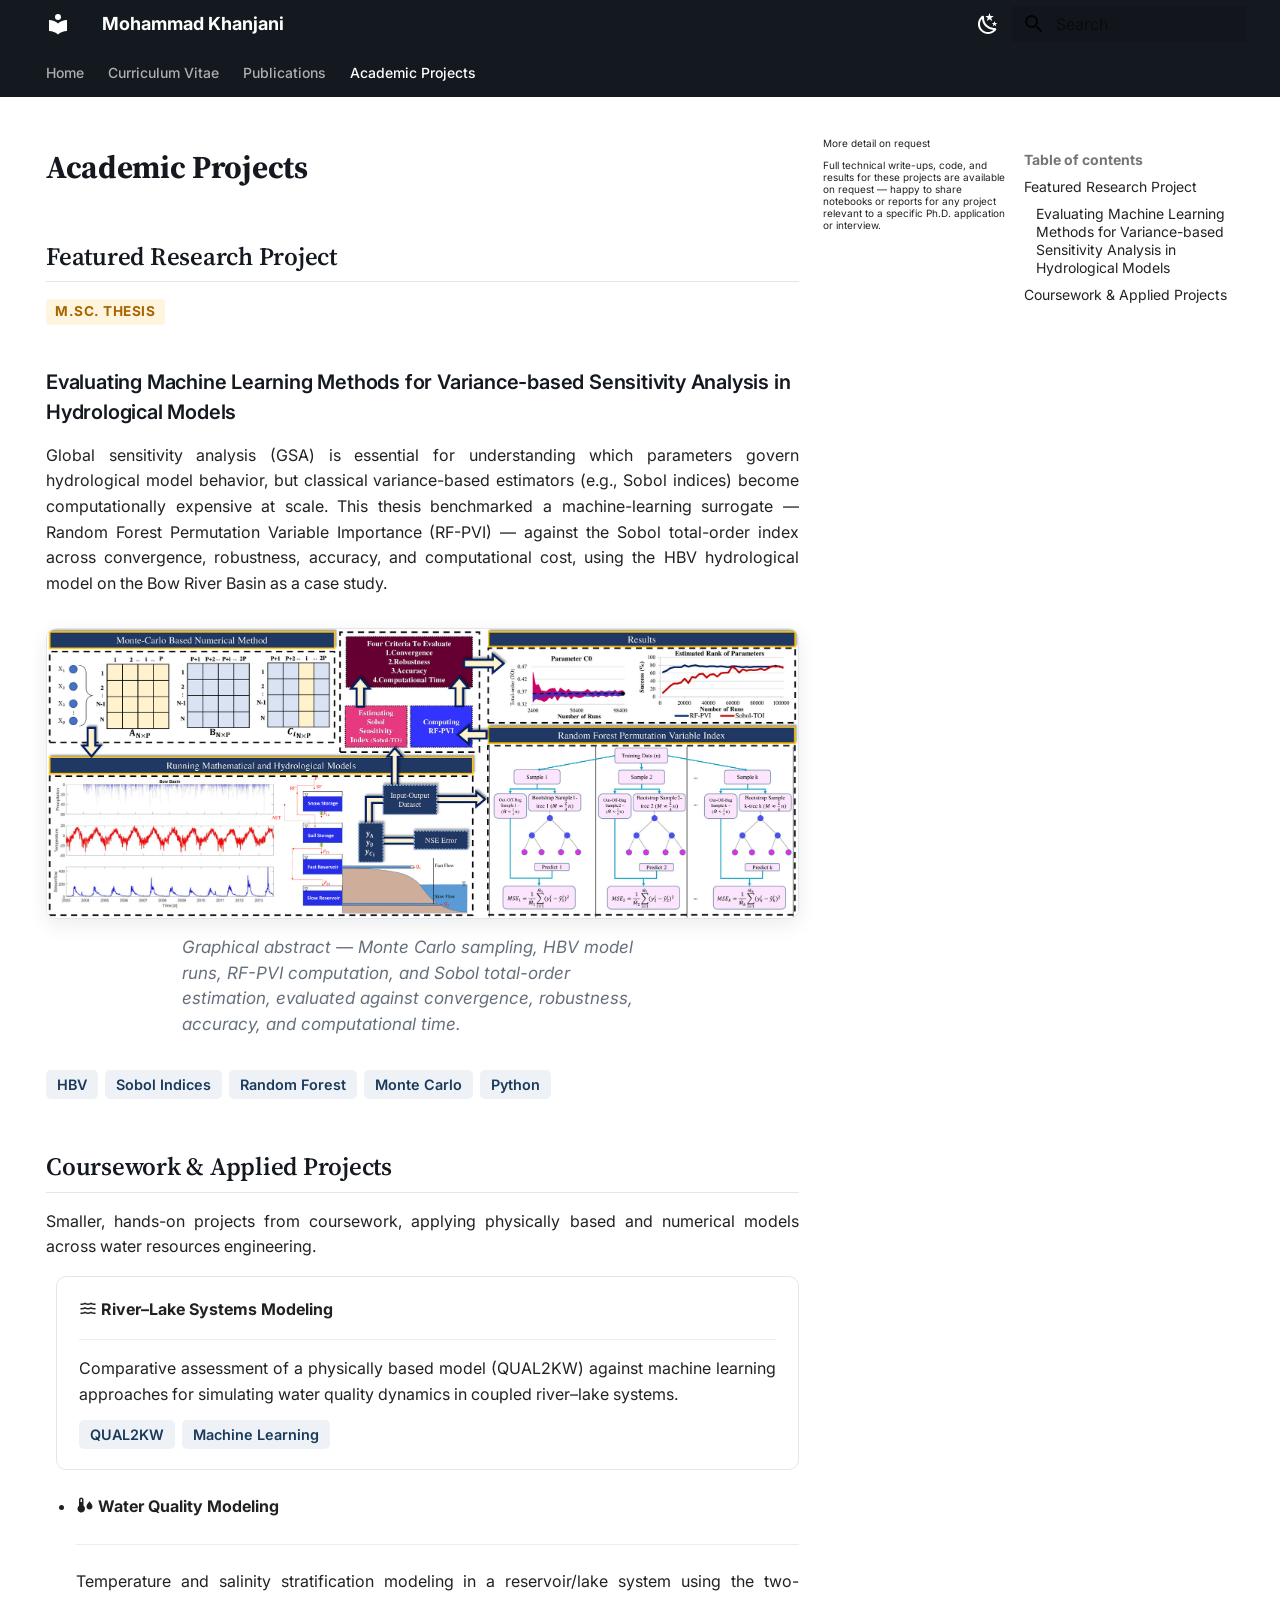
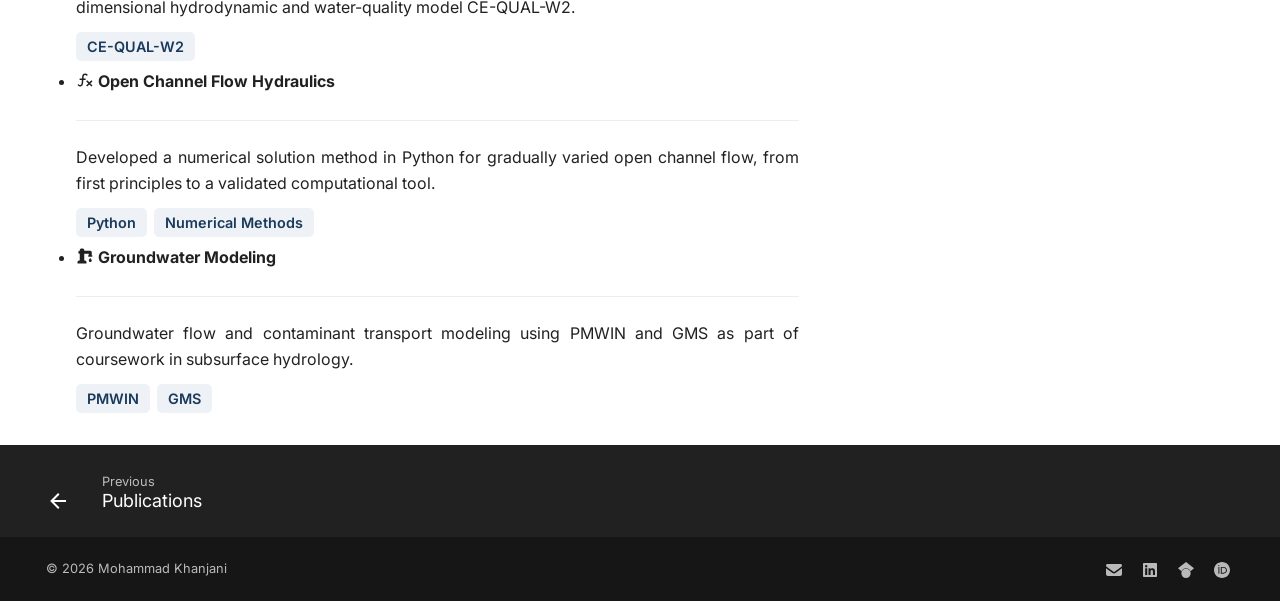
<file: projects/index.html>
<!doctype html>
<html lang="en" class="no-js">
  <head>
    
      <meta charset="utf-8">
      <meta name="viewport" content="width=device-width,initial-scale=1">
      
        <meta name="description" content="Water Resources Engineer | Data Scientist | Machine Learning Researcher">
      
      
      
        <link rel="canonical" href="https://m-khanjani.github.io/projects/">
      
      
        <link rel="prev" href="../publications/">
      
      
      
        
      
      
      <link rel="icon" href="../assets/images/favicon.png">
      <meta name="generator" content="mkdocs-1.6.1, mkdocs-material-9.7.7">
    
    
      
        <title>Academic & Research Projects - Mohammad Khanjani</title>
      
    
    
      <link rel="stylesheet" href="../assets/stylesheets/main.ec1eaa64.min.css">
      
        
        <link rel="stylesheet" href="../assets/stylesheets/palette.ab4e12ef.min.css">
      
      


    
    
      
    
    
      
        
        
        <link rel="preconnect" href="https://fonts.gstatic.com" crossorigin>
        <link rel="stylesheet" href="https://fonts.googleapis.com/css?family=Roboto:300,300i,400,400i,700,700i%7CRoboto+Mono:400,400i,700,700i&display=fallback">
        <style>:root{--md-text-font:"Roboto";--md-code-font:"Roboto Mono"}</style>
      
    
    
      <link rel="stylesheet" href="../assets/extra.css">
    
    <script>__md_scope=new URL("..",location),__md_hash=e=>[...e].reduce(((e,_)=>(e<<5)-e+_.charCodeAt(0)),0),__md_get=(e,_=localStorage,t=__md_scope)=>JSON.parse(_.getItem(t.pathname+"."+e)),__md_set=(e,_,t=localStorage,a=__md_scope)=>{try{t.setItem(a.pathname+"."+e,JSON.stringify(_))}catch(e){}}</script>
    
      

    
    
  </head>
  
  
    
    
      
    
    
    
    
    <body dir="ltr" data-md-color-scheme="default" data-md-color-primary="white" data-md-color-accent="indigo">
  
    
    <input class="md-toggle" data-md-toggle="drawer" type="checkbox" id="__drawer" autocomplete="off">
    <input class="md-toggle" data-md-toggle="search" type="checkbox" id="__search" autocomplete="off">
    <label class="md-overlay" for="__drawer"></label>
    <div data-md-component="skip">
      
        
        <a href="#featured-research-project" class="md-skip">
          Skip to content
        </a>
      
    </div>
    <div data-md-component="announce">
      
    </div>
    
    
      

<header class="md-header" data-md-component="header">
  <nav class="md-header__inner md-grid" aria-label="Header">
    <a href=".." title="Mohammad Khanjani" class="md-header__button md-logo" aria-label="Mohammad Khanjani" data-md-component="logo">
      
  
  <svg xmlns="http://www.w3.org/2000/svg" viewBox="0 0 24 24"><path d="M12 8a3 3 0 0 0 3-3 3 3 0 0 0-3-3 3 3 0 0 0-3 3 3 3 0 0 0 3 3m0 3.54C9.64 9.35 6.5 8 3 8v11c3.5 0 6.64 1.35 9 3.54 2.36-2.19 5.5-3.54 9-3.54V8c-3.5 0-6.64 1.35-9 3.54"/></svg>

    </a>
    <label class="md-header__button md-icon" for="__drawer">
      
      <svg xmlns="http://www.w3.org/2000/svg" viewBox="0 0 24 24"><path d="M3 6h18v2H3zm0 5h18v2H3zm0 5h18v2H3z"/></svg>
    </label>
    <div class="md-header__title" data-md-component="header-title">
      <div class="md-header__ellipsis">
        <div class="md-header__topic">
          <span class="md-ellipsis">
            Mohammad Khanjani
          </span>
        </div>
        <div class="md-header__topic" data-md-component="header-topic">
          <span class="md-ellipsis">
            
              Academic & Research Projects
            
          </span>
        </div>
      </div>
    </div>
    
      
        <form class="md-header__option" data-md-component="palette">
  
    
    
    
    <input class="md-option" data-md-color-media="(prefers-color-scheme: light)" data-md-color-scheme="default" data-md-color-primary="white" data-md-color-accent="indigo"  aria-label="Switch to dark mode"  type="radio" name="__palette" id="__palette_0">
    
      <label class="md-header__button md-icon" title="Switch to dark mode" for="__palette_1" hidden>
        <svg xmlns="http://www.w3.org/2000/svg" viewBox="0 0 24 24"><path d="m17.75 4.09-2.53 1.94.91 3.06-2.63-1.81-2.63 1.81.91-3.06-2.53-1.94L12.44 4l1.06-3 1.06 3zm3.5 6.91-1.64 1.25.59 1.98-1.7-1.17-1.7 1.17.59-1.98L15.75 11l2.06-.05L18.5 9l.69 1.95zm-2.28 4.95c.83-.08 1.72 1.1 1.19 1.85-.32.45-.66.87-1.08 1.27C15.17 23 8.84 23 4.94 19.07c-3.91-3.9-3.91-10.24 0-14.14.4-.4.82-.76 1.27-1.08.75-.53 1.93.36 1.85 1.19-.27 2.86.69 5.83 2.89 8.02a9.96 9.96 0 0 0 8.02 2.89m-1.64 2.02a12.08 12.08 0 0 1-7.8-3.47c-2.17-2.19-3.33-5-3.49-7.82-2.81 3.14-2.7 7.96.31 10.98 3.02 3.01 7.84 3.12 10.98.31"/></svg>
      </label>
    
  
    
    
    
    <input class="md-option" data-md-color-media="(prefers-color-scheme: dark)" data-md-color-scheme="slate" data-md-color-primary="black" data-md-color-accent="indigo"  aria-label="Switch to light mode"  type="radio" name="__palette" id="__palette_1">
    
      <label class="md-header__button md-icon" title="Switch to light mode" for="__palette_0" hidden>
        <svg xmlns="http://www.w3.org/2000/svg" viewBox="0 0 24 24"><path d="M12 7a5 5 0 0 1 5 5 5 5 0 0 1-5 5 5 5 0 0 1-5-5 5 5 0 0 1 5-5m0 2a3 3 0 0 0-3 3 3 3 0 0 0 3 3 3 3 0 0 0 3-3 3 3 0 0 0-3-3m0-7 2.39 3.42C13.65 5.15 12.84 5 12 5s-1.65.15-2.39.42zM3.34 7l4.16-.35A7.2 7.2 0 0 0 5.94 8.5c-.44.74-.69 1.5-.83 2.29zm.02 10 1.76-3.77a7.131 7.131 0 0 0 2.38 4.14zM20.65 7l-1.77 3.79a7.02 7.02 0 0 0-2.38-4.15zm-.01 10-4.14.36c.59-.51 1.12-1.14 1.54-1.86.42-.73.69-1.5.83-2.29zM12 22l-2.41-3.44c.74.27 1.55.44 2.41.44.82 0 1.63-.17 2.37-.44z"/></svg>
      </label>
    
  
</form>
      
    
    
      <script>var palette=__md_get("__palette");if(palette&&palette.color){if("(prefers-color-scheme)"===palette.color.media){var media=matchMedia("(prefers-color-scheme: light)"),input=document.querySelector(media.matches?"[data-md-color-media='(prefers-color-scheme: light)']":"[data-md-color-media='(prefers-color-scheme: dark)']");palette.color.media=input.getAttribute("data-md-color-media"),palette.color.scheme=input.getAttribute("data-md-color-scheme"),palette.color.primary=input.getAttribute("data-md-color-primary"),palette.color.accent=input.getAttribute("data-md-color-accent")}for(var[key,value]of Object.entries(palette.color))document.body.setAttribute("data-md-color-"+key,value)}</script>
    
    
    
      
      
        <label class="md-header__button md-icon" for="__search">
          
          <svg xmlns="http://www.w3.org/2000/svg" viewBox="0 0 24 24"><path d="M9.5 3A6.5 6.5 0 0 1 16 9.5c0 1.61-.59 3.09-1.56 4.23l.27.27h.79l5 5-1.5 1.5-5-5v-.79l-.27-.27A6.52 6.52 0 0 1 9.5 16 6.5 6.5 0 0 1 3 9.5 6.5 6.5 0 0 1 9.5 3m0 2C7 5 5 7 5 9.5S7 14 9.5 14 14 12 14 9.5 12 5 9.5 5"/></svg>
        </label>
        <div class="md-search" data-md-component="search" role="dialog">
  <label class="md-search__overlay" for="__search"></label>
  <div class="md-search__inner" role="search">
    <form class="md-search__form" name="search">
      <input type="text" class="md-search__input" name="query" aria-label="Search" placeholder="Search" autocapitalize="off" autocorrect="off" autocomplete="off" spellcheck="false" data-md-component="search-query" required>
      <label class="md-search__icon md-icon" for="__search">
        
        <svg xmlns="http://www.w3.org/2000/svg" viewBox="0 0 24 24"><path d="M9.5 3A6.5 6.5 0 0 1 16 9.5c0 1.61-.59 3.09-1.56 4.23l.27.27h.79l5 5-1.5 1.5-5-5v-.79l-.27-.27A6.52 6.52 0 0 1 9.5 16 6.5 6.5 0 0 1 3 9.5 6.5 6.5 0 0 1 9.5 3m0 2C7 5 5 7 5 9.5S7 14 9.5 14 14 12 14 9.5 12 5 9.5 5"/></svg>
        
        <svg xmlns="http://www.w3.org/2000/svg" viewBox="0 0 24 24"><path d="M20 11v2H8l5.5 5.5-1.42 1.42L4.16 12l7.92-7.92L13.5 5.5 8 11z"/></svg>
      </label>
      <nav class="md-search__options" aria-label="Search">
        
        <button type="reset" class="md-search__icon md-icon" title="Clear" aria-label="Clear" tabindex="-1">
          
          <svg xmlns="http://www.w3.org/2000/svg" viewBox="0 0 24 24"><path d="M19 6.41 17.59 5 12 10.59 6.41 5 5 6.41 10.59 12 5 17.59 6.41 19 12 13.41 17.59 19 19 17.59 13.41 12z"/></svg>
        </button>
      </nav>
      
        <div class="md-search__suggest" data-md-component="search-suggest"></div>
      
    </form>
    <div class="md-search__output">
      <div class="md-search__scrollwrap" tabindex="0" data-md-scrollfix>
        <div class="md-search-result" data-md-component="search-result">
          <div class="md-search-result__meta">
            Initializing search
          </div>
          <ol class="md-search-result__list" role="presentation"></ol>
        </div>
      </div>
    </div>
  </div>
</div>
      
    
    
  </nav>
  
</header>
    
    <div class="md-container" data-md-component="container">
      
      
        
          
            
<nav class="md-tabs" aria-label="Tabs" data-md-component="tabs">
  <div class="md-grid">
    <ul class="md-tabs__list">
      
        
  
  
  
  
    <li class="md-tabs__item">
      <a href=".." class="md-tabs__link">
        
  
  
    
  
  Home

      </a>
    </li>
  

      
        
  
  
  
  
    <li class="md-tabs__item">
      <a href="../cv/" class="md-tabs__link">
        
  
  
    
  
  Curriculum Vitae

      </a>
    </li>
  

      
        
  
  
  
  
    <li class="md-tabs__item">
      <a href="../publications/" class="md-tabs__link">
        
  
  
    
  
  Publications

      </a>
    </li>
  

      
        
  
  
  
    
  
  
    <li class="md-tabs__item md-tabs__item--active">
      <a href="./" class="md-tabs__link">
        
  
  
    
  
  Academic Projects

      </a>
    </li>
  

      
    </ul>
  </div>
</nav>
          
        
      
      <main class="md-main" data-md-component="main">
        <div class="md-main__inner md-grid">
          
            
              
                
              
              <div class="md-sidebar md-sidebar--primary" data-md-component="sidebar" data-md-type="navigation" hidden>
                <div class="md-sidebar__scrollwrap">
                  <div class="md-sidebar__inner">
                    


  


<nav class="md-nav md-nav--primary md-nav--lifted" aria-label="Navigation" data-md-level="0">
  <label class="md-nav__title" for="__drawer">
    <a href=".." title="Mohammad Khanjani" class="md-nav__button md-logo" aria-label="Mohammad Khanjani" data-md-component="logo">
      
  
  <svg xmlns="http://www.w3.org/2000/svg" viewBox="0 0 24 24"><path d="M12 8a3 3 0 0 0 3-3 3 3 0 0 0-3-3 3 3 0 0 0-3 3 3 3 0 0 0 3 3m0 3.54C9.64 9.35 6.5 8 3 8v11c3.5 0 6.64 1.35 9 3.54 2.36-2.19 5.5-3.54 9-3.54V8c-3.5 0-6.64 1.35-9 3.54"/></svg>

    </a>
    Mohammad Khanjani
  </label>
  
  <ul class="md-nav__list" data-md-scrollfix>
    
      
      
  
  
  
  
    <li class="md-nav__item">
      <a href=".." class="md-nav__link">
        
  
  
  <span class="md-ellipsis">
    
  
    Home
  

    
  </span>
  
  

      </a>
    </li>
  

    
      
      
  
  
  
  
    <li class="md-nav__item">
      <a href="../cv/" class="md-nav__link">
        
  
  
  <span class="md-ellipsis">
    
  
    Curriculum Vitae
  

    
  </span>
  
  

      </a>
    </li>
  

    
      
      
  
  
  
  
    <li class="md-nav__item">
      <a href="../publications/" class="md-nav__link">
        
  
  
  <span class="md-ellipsis">
    
  
    Publications
  

    
  </span>
  
  

      </a>
    </li>
  

    
      
      
  
  
    
  
  
  
    <li class="md-nav__item md-nav__item--active">
      
      <input class="md-nav__toggle md-toggle" type="checkbox" id="__toc">
      
      
      
        <label class="md-nav__link md-nav__link--active" for="__toc">
          
  
  
  <span class="md-ellipsis">
    
  
    Academic Projects
  

    
  </span>
  
  

          <span class="md-nav__icon md-icon"></span>
        </label>
      
      <a href="./" class="md-nav__link md-nav__link--active">
        
  
  
  <span class="md-ellipsis">
    
  
    Academic Projects
  

    
  </span>
  
  

      </a>
      
        

<nav class="md-nav md-nav--secondary" aria-label="Table of contents">
  
  
  
  
    <label class="md-nav__title" for="__toc">
      <span class="md-nav__icon md-icon"></span>
      Table of contents
    </label>
    <ul class="md-nav__list" data-md-component="toc" data-md-scrollfix>
      
        <li class="md-nav__item">
  <a href="#featured-research-project" class="md-nav__link">
    <span class="md-ellipsis">
      
        Featured Research Project
      
    </span>
  </a>
  
    <nav class="md-nav" aria-label="Featured Research Project">
      <ul class="md-nav__list">
        
          <li class="md-nav__item">
  <a href="#evaluating-machine-learning-methods-for-variance-based-sensitivity-analysis-in-hydrological-models" class="md-nav__link">
    <span class="md-ellipsis">
      
        Evaluating Machine Learning Methods for Variance-based Sensitivity Analysis in Hydrological Models
      
    </span>
  </a>
  
</li>
        
      </ul>
    </nav>
  
</li>
      
        <li class="md-nav__item">
  <a href="#coursework-applied-projects" class="md-nav__link">
    <span class="md-ellipsis">
      
        Coursework &amp; Applied Projects
      
    </span>
  </a>
  
</li>
      
    </ul>
  
</nav>
      
    </li>
  

    
  </ul>
</nav>
                  </div>
                </div>
              </div>
            
            
              
                
              
              <div class="md-sidebar md-sidebar--secondary" data-md-component="sidebar" data-md-type="toc" >
                <div class="md-sidebar__scrollwrap">
                  <div class="md-sidebar__inner">
                    

<nav class="md-nav md-nav--secondary" aria-label="Table of contents">
  
  
  
  
    <label class="md-nav__title" for="__toc">
      <span class="md-nav__icon md-icon"></span>
      Table of contents
    </label>
    <ul class="md-nav__list" data-md-component="toc" data-md-scrollfix>
      
        <li class="md-nav__item">
  <a href="#featured-research-project" class="md-nav__link">
    <span class="md-ellipsis">
      
        Featured Research Project
      
    </span>
  </a>
  
    <nav class="md-nav" aria-label="Featured Research Project">
      <ul class="md-nav__list">
        
          <li class="md-nav__item">
  <a href="#evaluating-machine-learning-methods-for-variance-based-sensitivity-analysis-in-hydrological-models" class="md-nav__link">
    <span class="md-ellipsis">
      
        Evaluating Machine Learning Methods for Variance-based Sensitivity Analysis in Hydrological Models
      
    </span>
  </a>
  
</li>
        
      </ul>
    </nav>
  
</li>
      
        <li class="md-nav__item">
  <a href="#coursework-applied-projects" class="md-nav__link">
    <span class="md-ellipsis">
      
        Coursework &amp; Applied Projects
      
    </span>
  </a>
  
</li>
      
    </ul>
  
</nav>
                  </div>
                </div>
              </div>
            
          
          
            <div class="md-content" data-md-component="content">
              
              <article class="md-content__inner md-typeset">
                
                  
  




  <h1>Academic Projects</h1>

<h2 id="featured-research-project">Featured Research Project<a class="headerlink" href="#featured-research-project" title="Permanent link">&para;</a></h2>
<p><span class="project-role">M.Sc. Thesis</span></p>
<h3 id="evaluating-machine-learning-methods-for-variance-based-sensitivity-analysis-in-hydrological-models">Evaluating Machine Learning Methods for Variance-based Sensitivity Analysis in Hydrological Models<a class="headerlink" href="#evaluating-machine-learning-methods-for-variance-based-sensitivity-analysis-in-hydrological-models" title="Permanent link">&para;</a></h3>
<p>Global sensitivity analysis (GSA) is essential for understanding which parameters govern hydrological model behavior, but classical variance-based estimators (e.g., Sobol indices) become computationally expensive at scale. This thesis benchmarked a machine-learning surrogate — Random Forest Permutation Variable Importance (RF-PVI) — against the Sobol total-order index across convergence, robustness, accuracy, and computational cost, using the HBV hydrological model on the Bow River Basin as a case study.</p>
<figure class="featured-figure">
<p><img alt="Graphical abstract: RF-PVI vs. Sobol total-order sensitivity analysis workflow for the HBV hydrological model" src="../assets/images/thesis-graphical-abstract.jpg" /></p>
<figcaption>Graphical abstract — Monte Carlo sampling, HBV model runs, RF-PVI computation, and Sobol total-order estimation, evaluated against convergence, robustness, accuracy, and computational time.</figcaption>
</figure>
<div class="tool-tags"><span class="tag">HBV</span><span class="tag">Sobol Indices</span><span class="tag">Random Forest</span><span class="tag">Monte Carlo</span><span class="tag">Python</span></div>

<h2 id="coursework-applied-projects">Coursework &amp; Applied Projects<a class="headerlink" href="#coursework-applied-projects" title="Permanent link">&para;</a></h2>
<p>Smaller, hands-on projects from coursework, applying physically based and numerical models across water resources engineering.</p>
<div class="grid cards">
<ul>
<li>
<p><span class="twemoji"><svg xmlns="http://www.w3.org/2000/svg" viewBox="0 0 24 24"><path d="M20 12h2v2h-2c-1.38 0-2.74-.35-4-1-2.5 1.3-5.5 1.3-8 0-1.26.65-2.63 1-4 1H2v-2h2c1.39 0 2.78-.47 4-1.33 2.44 1.71 5.56 1.71 8 0 1.22.86 2.61 1.33 4 1.33m0-6h2v2h-2c-1.38 0-2.74-.35-4-1-2.5 1.3-5.5 1.3-8 0-1.26.65-2.63 1-4 1H2V6h2c1.39 0 2.78-.47 4-1.33 2.44 1.71 5.56 1.71 8 0C17.22 5.53 18.61 6 20 6m0 12h2v2h-2c-1.38 0-2.74-.35-4-1-2.5 1.3-5.5 1.3-8 0-1.26.65-2.63 1-4 1H2v-2h2c1.39 0 2.78-.47 4-1.33 2.44 1.71 5.56 1.71 8 0 1.22.86 2.61 1.33 4 1.33"/></svg></span> <strong>River–Lake Systems Modeling</strong></p>
<hr />
<p>Comparative assessment of a physically based model (QUAL2KW) against machine learning approaches for simulating water quality dynamics in coupled river–lake systems.</p>
<p><div class="tool-tags"><span class="tag">QUAL2KW</span><span class="tag">Machine Learning</span></p>
</li>
</ul>
</div>
<ul>
<li>
<p><span class="twemoji"><svg xmlns="http://www.w3.org/2000/svg" viewBox="0 0 24 24"><path d="M10 13V5c0-1.66-1.34-3-3-3S4 3.34 4 5v8c-2.21 1.66-2.66 4.79-1 7s4.79 2.66 7 1 2.66-4.79 1-7a4.7 4.7 0 0 0-1-1M7 4c.55 0 1 .45 1 1v3H6V5c0-.55.45-1 1-1m11 3s-4 4.34-4 7.07c0 5.24 8 5.24 8 0C22 11.34 18 7 18 7"/></svg></span> <strong>Water Quality Modeling</strong></p>
<hr />
<p>Temperature and salinity stratification modeling in a reservoir/lake system using the two-dimensional hydrodynamic and water-quality model CE-QUAL-W2.</p>
<p><div class="tool-tags"><span class="tag">CE-QUAL-W2</span></div></p>
</li>
<li>
<p><span class="twemoji"><svg xmlns="http://www.w3.org/2000/svg" viewBox="0 0 24 24"><path d="M12.42 5.29c-1.1-.1-2.07.71-2.17 1.82L10 10h2.82v2h-3l-.44 5.07A4.001 4.001 0 0 1 2 18.83l1.5-1.5c.33 1.05 1.46 1.64 2.5 1.3.78-.24 1.33-.93 1.4-1.74L7.82 12h-3v-2H8l.27-3.07a4.01 4.01 0 0 1 4.33-3.65c1.26.11 2.4.81 3.06 1.89l-1.5 1.5c-.25-.77-.93-1.31-1.74-1.38M22 13.65l-1.41-1.41-2.83 2.83-2.83-2.83-1.43 1.41 2.85 2.85-2.85 2.81 1.43 1.41 2.83-2.83 2.83 2.83L22 19.31l-2.83-2.81z"/></svg></span> <strong>Open Channel Flow Hydraulics</strong></p>
<hr />
<p>Developed a numerical solution method in Python for gradually varied open channel flow, from first principles to a validated computational tool.</p>
<p><div class="tool-tags"><span class="tag">Python</span><span class="tag">Numerical Methods</span></div></p>
</li>
<li>
<p><span class="twemoji"><svg xmlns="http://www.w3.org/2000/svg" viewBox="0 0 24 24"><path d="M19 14.5s2 2.17 2 3.5a2 2 0 0 1-2 2 2 2 0 0 1-2-2c0-1.33 2-3.5 2-3.5M5 18V9a2 2 0 0 1-2-2 2 2 0 0 1 2-2V4a2 2 0 0 1 2-2h2a2 2 0 0 1 2 2v1h8a2 2 0 0 1 2 2v4a1 1 0 0 1 1 1 1 1 0 0 1-1 1h-4a1 1 0 0 1-1-1 1 1 0 0 1 1-1V9h-6v9h1a2 2 0 0 1 2 2v2H2v-2a2 2 0 0 1 2-2z"/></svg></span> <strong>Groundwater Modeling</strong></p>
<hr />
<p>Groundwater flow and contaminant transport modeling using PMWIN and GMS as part of coursework in subsurface hydrology.</p>
<p><div class="tool-tags"><span class="tag">PMWIN</span><span class="tag">GMS</span></div></p>
</li>
</ul>
</div>
<div class="admonition note">
<p class="admonition-title">More detail on request</p>
<p>Full technical write-ups, code, and results for these projects are available on request — happy to share notebooks or reports for any project relevant to a specific Ph.D. application or interview.</p>
</div>







  
  




  



                
              </article>
            </div>
          
          
<script>var target=document.getElementById(location.hash.slice(1));target&&target.name&&(target.checked=target.name.startsWith("__tabbed_"))</script>
        </div>
        
          <button type="button" class="md-top md-icon" data-md-component="top" hidden>
  
  <svg xmlns="http://www.w3.org/2000/svg" viewBox="0 0 24 24"><path d="M13 20h-2V8l-5.5 5.5-1.42-1.42L12 4.16l7.92 7.92-1.42 1.42L13 8z"/></svg>
  Back to top
</button>
        
      </main>
      
        <footer class="md-footer">
  
    
      
        
      
      <nav class="md-footer__inner md-grid" aria-label="Footer" >
        
          
          <a href="../publications/" class="md-footer__link md-footer__link--prev" aria-label="Previous: Publications">
            <div class="md-footer__button md-icon">
              
              <svg xmlns="http://www.w3.org/2000/svg" viewBox="0 0 24 24"><path d="M20 11v2H8l5.5 5.5-1.42 1.42L4.16 12l7.92-7.92L13.5 5.5 8 11z"/></svg>
            </div>
            <div class="md-footer__title">
              <span class="md-footer__direction">
                Previous
              </span>
              <div class="md-ellipsis">
                Publications
              </div>
            </div>
          </a>
        
        
      </nav>
    
  
  <div class="md-footer-meta md-typeset">
    <div class="md-footer-meta__inner md-grid">
      <div class="md-copyright">
  
    <div class="md-copyright__highlight">
      © 2026 Mohammad Khanjani
    </div>
  
  
</div>
      
        
<div class="md-social">
  
    
    
    
    
    <a href="mailto:mohammadkhanjani97@gmail.com" target="_blank" rel="noopener" title="Email" class="md-social__link">
      <svg xmlns="http://www.w3.org/2000/svg" viewBox="0 0 512 512"><!--! Font Awesome Free 7.1.0 by @fontawesome - https://fontawesome.com License - https://fontawesome.com/license/free (Icons: CC BY 4.0, Fonts: SIL OFL 1.1, Code: MIT License) Copyright 2025 Fonticons, Inc.--><path d="M48 64C21.5 64 0 85.5 0 112c0 15.1 7.1 29.3 19.2 38.4l208 156a48 48 0 0 0 57.6 0l208-156c12.1-9.1 19.2-23.3 19.2-38.4 0-26.5-21.5-48-48-48zM0 196v188c0 35.3 28.7 64 64 64h384c35.3 0 64-28.7 64-64V196L313.6 344.8c-34.1 25.6-81.1 25.6-115.2 0z"/></svg>
    </a>
  
    
    
    
    
    <a href="http://www.linkedin.com/in/mohammad-khanjani" target="_blank" rel="noopener" title="LinkedIn" class="md-social__link">
      <svg xmlns="http://www.w3.org/2000/svg" viewBox="0 0 448 512"><!--! Font Awesome Free 7.1.0 by @fontawesome - https://fontawesome.com License - https://fontawesome.com/license/free (Icons: CC BY 4.0, Fonts: SIL OFL 1.1, Code: MIT License) Copyright 2025 Fonticons, Inc.--><path d="M416 32H31.9C14.3 32 0 46.5 0 64.3v383.4C0 465.5 14.3 480 31.9 480H416c17.6 0 32-14.5 32-32.3V64.3c0-17.8-14.4-32.3-32-32.3M135.4 416H69V202.2h66.5V416zM102.2 96a38.5 38.5 0 1 1 0 77 38.5 38.5 0 1 1 0-77m282.1 320h-66.4V312c0-24.8-.5-56.7-34.5-56.7-34.6 0-39.9 27-39.9 54.9V416h-66.4V202.2h63.7v29.2h.9c8.9-16.8 30.6-34.5 62.9-34.5 67.2 0 79.7 44.3 79.7 101.9z"/></svg>
    </a>
  
    
    
    
    
    <a href="https://scholar.google.com/citations?user=9mB5DhoAAAAJ&hl=en" target="_blank" rel="noopener" title="Google Scholar" class="md-social__link">
      <svg xmlns="http://www.w3.org/2000/svg" viewBox="0 0 24 24"><path d="M5.242 13.769 0 9.5 12 0l12 9.5-5.242 4.269C17.548 11.249 14.978 9.5 12 9.5c-2.977 0-5.548 1.748-6.758 4.269M12 10a7 7 0 1 0 0 14 7 7 0 0 0 0-14"/></svg>
    </a>
  
    
    
    
    
    <a href="https://orcid.org/0000-0002-9907-7045" target="_blank" rel="noopener" title="ORCID" class="md-social__link">
      <svg xmlns="http://www.w3.org/2000/svg" viewBox="0 0 24 24"><path d="M12 0C5.372 0 0 5.372 0 12s5.372 12 12 12 12-5.372 12-12S18.628 0 12 0M7.369 4.378c.525 0 .947.431.947.947s-.422.947-.947.947a.95.95 0 0 1-.947-.947c0-.525.422-.947.947-.947m-.722 3.038h1.444v10.041H6.647zm3.562 0h3.9c3.712 0 5.344 2.653 5.344 5.025 0 2.578-2.016 5.025-5.325 5.025h-3.919zm1.444 1.303v7.444h2.297c3.272 0 4.022-2.484 4.022-3.722 0-2.016-1.284-3.722-4.097-3.722z"/></svg>
    </a>
  
</div>
      
    </div>
  </div>
</footer>
      
    </div>
    <div class="md-dialog" data-md-component="dialog">
      <div class="md-dialog__inner md-typeset"></div>
    </div>
    
      <div class="md-progress" data-md-component="progress" role="progressbar"></div>
    
    
    
      
      
      <script id="__config" type="application/json">{"annotate": null, "base": "..", "features": ["navigation.top", "navigation.tabs", "navigation.tracking", "navigation.instant", "navigation.instant.progress", "navigation.footer", "content.code.copy", "content.tooltips", "search.suggest", "search.highlight", "toc.follow"], "search": "../assets/javascripts/workers/search.2c215733.min.js", "tags": null, "translations": {"clipboard.copied": "Copied to clipboard", "clipboard.copy": "Copy to clipboard", "search.result.more.one": "1 more on this page", "search.result.more.other": "# more on this page", "search.result.none": "No matching documents", "search.result.one": "1 matching document", "search.result.other": "# matching documents", "search.result.placeholder": "Type to start searching", "search.result.term.missing": "Missing", "select.version": "Select version"}, "version": null}</script>
    
    
      <script src="../assets/javascripts/bundle.d7400e89.min.js"></script>
      
    
  </body>
</html>
</file>
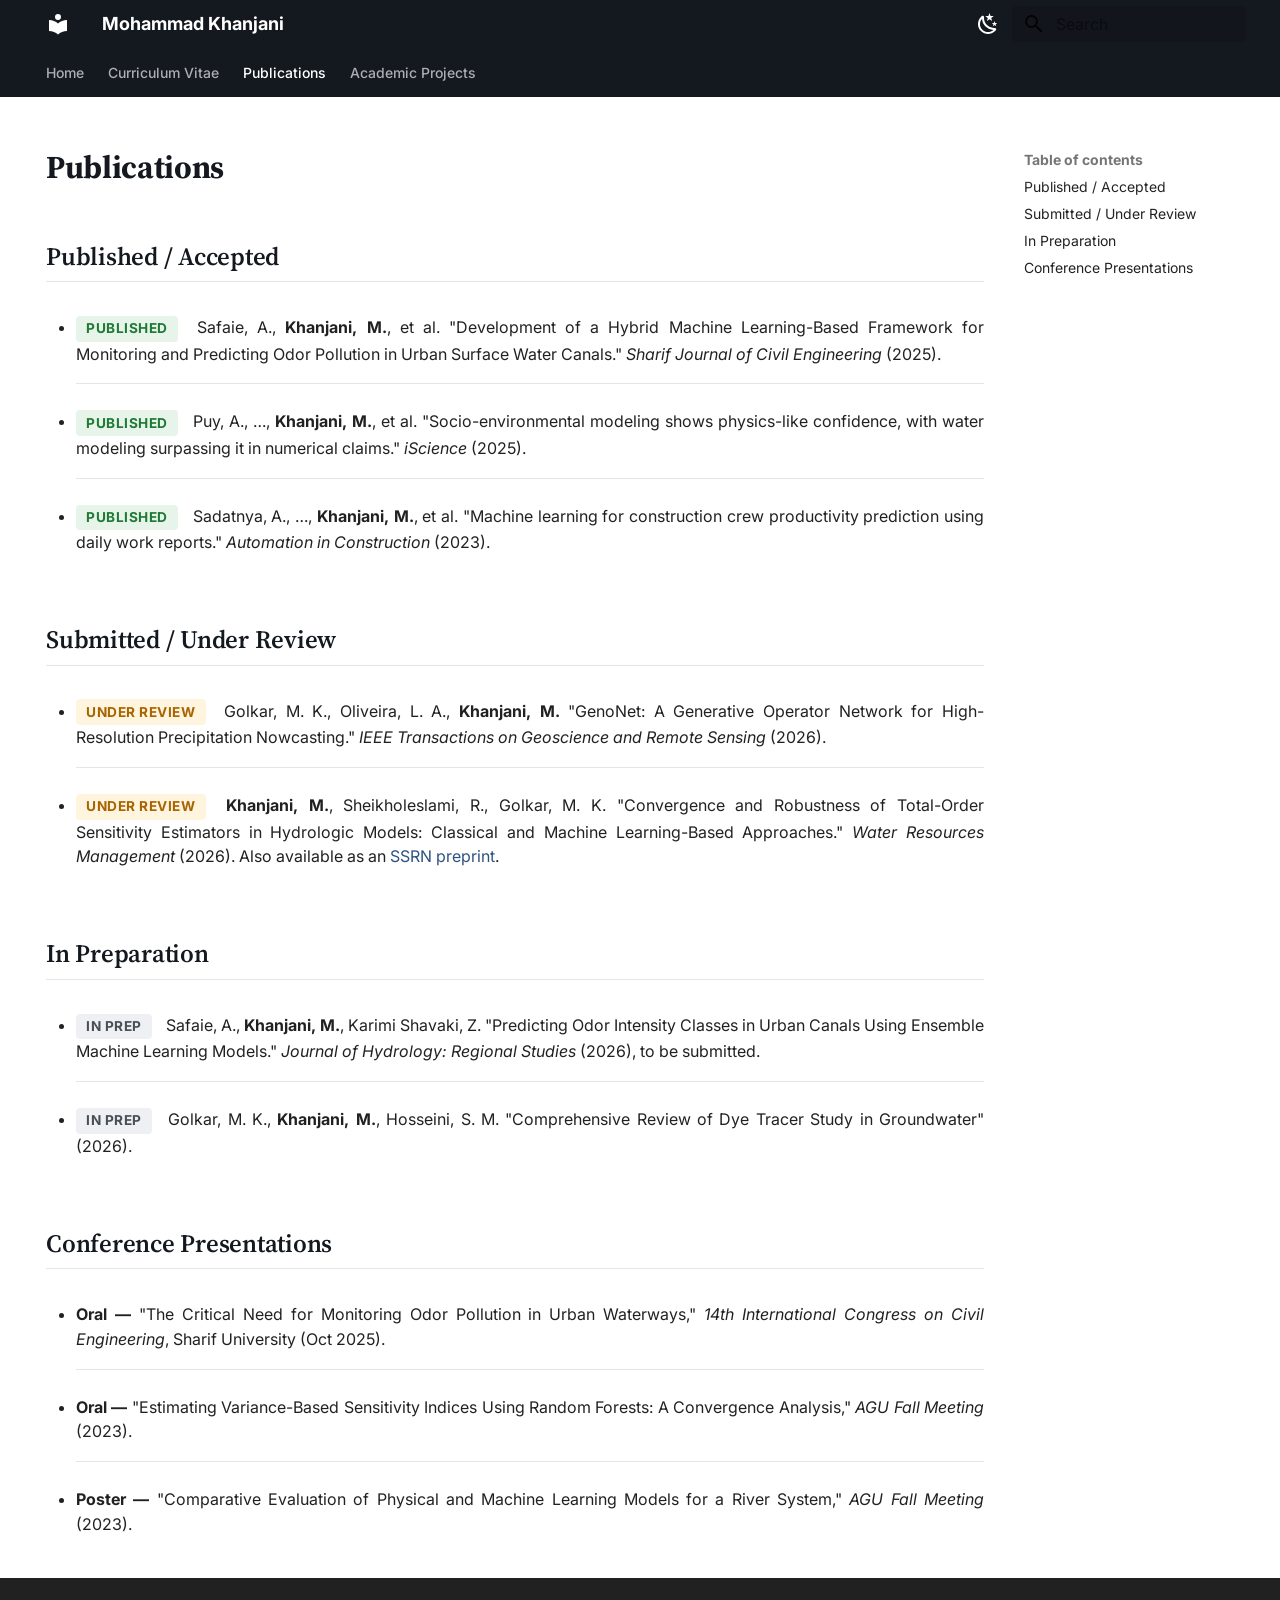
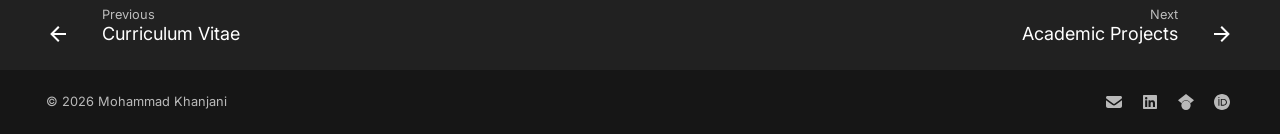
<file: publications/index.html>
<!doctype html>
<html lang="en" class="no-js">
  <head>
    
      <meta charset="utf-8">
      <meta name="viewport" content="width=device-width,initial-scale=1">
      
        <meta name="description" content="Water Resources Engineer | Data Scientist | Machine Learning Researcher">
      
      
      
        <link rel="canonical" href="https://m-khanjani.github.io/publications/">
      
      
        <link rel="prev" href="../cv/">
      
      
        <link rel="next" href="../projects/">
      
      
        
      
      
      <link rel="icon" href="../assets/images/favicon.png">
      <meta name="generator" content="mkdocs-1.6.1, mkdocs-material-9.7.7">
    
    
      
        <title>Publications & Presentations - Mohammad Khanjani</title>
      
    
    
      <link rel="stylesheet" href="../assets/stylesheets/main.ec1eaa64.min.css">
      
        
        <link rel="stylesheet" href="../assets/stylesheets/palette.ab4e12ef.min.css">
      
      


    
    
      
    
    
      
        
        
        <link rel="preconnect" href="https://fonts.gstatic.com" crossorigin>
        <link rel="stylesheet" href="https://fonts.googleapis.com/css?family=Roboto:300,300i,400,400i,700,700i%7CRoboto+Mono:400,400i,700,700i&display=fallback">
        <style>:root{--md-text-font:"Roboto";--md-code-font:"Roboto Mono"}</style>
      
    
    
      <link rel="stylesheet" href="../assets/extra.css">
    
    <script>__md_scope=new URL("..",location),__md_hash=e=>[...e].reduce(((e,_)=>(e<<5)-e+_.charCodeAt(0)),0),__md_get=(e,_=localStorage,t=__md_scope)=>JSON.parse(_.getItem(t.pathname+"."+e)),__md_set=(e,_,t=localStorage,a=__md_scope)=>{try{t.setItem(a.pathname+"."+e,JSON.stringify(_))}catch(e){}}</script>
    
      

    
    
  </head>
  
  
    
    
      
    
    
    
    
    <body dir="ltr" data-md-color-scheme="default" data-md-color-primary="white" data-md-color-accent="indigo">
  
    
    <input class="md-toggle" data-md-toggle="drawer" type="checkbox" id="__drawer" autocomplete="off">
    <input class="md-toggle" data-md-toggle="search" type="checkbox" id="__search" autocomplete="off">
    <label class="md-overlay" for="__drawer"></label>
    <div data-md-component="skip">
      
        
        <a href="#published-accepted" class="md-skip">
          Skip to content
        </a>
      
    </div>
    <div data-md-component="announce">
      
    </div>
    
    
      

<header class="md-header" data-md-component="header">
  <nav class="md-header__inner md-grid" aria-label="Header">
    <a href=".." title="Mohammad Khanjani" class="md-header__button md-logo" aria-label="Mohammad Khanjani" data-md-component="logo">
      
  
  <svg xmlns="http://www.w3.org/2000/svg" viewBox="0 0 24 24"><path d="M12 8a3 3 0 0 0 3-3 3 3 0 0 0-3-3 3 3 0 0 0-3 3 3 3 0 0 0 3 3m0 3.54C9.64 9.35 6.5 8 3 8v11c3.5 0 6.64 1.35 9 3.54 2.36-2.19 5.5-3.54 9-3.54V8c-3.5 0-6.64 1.35-9 3.54"/></svg>

    </a>
    <label class="md-header__button md-icon" for="__drawer">
      
      <svg xmlns="http://www.w3.org/2000/svg" viewBox="0 0 24 24"><path d="M3 6h18v2H3zm0 5h18v2H3zm0 5h18v2H3z"/></svg>
    </label>
    <div class="md-header__title" data-md-component="header-title">
      <div class="md-header__ellipsis">
        <div class="md-header__topic">
          <span class="md-ellipsis">
            Mohammad Khanjani
          </span>
        </div>
        <div class="md-header__topic" data-md-component="header-topic">
          <span class="md-ellipsis">
            
              Publications & Presentations
            
          </span>
        </div>
      </div>
    </div>
    
      
        <form class="md-header__option" data-md-component="palette">
  
    
    
    
    <input class="md-option" data-md-color-media="(prefers-color-scheme: light)" data-md-color-scheme="default" data-md-color-primary="white" data-md-color-accent="indigo"  aria-label="Switch to dark mode"  type="radio" name="__palette" id="__palette_0">
    
      <label class="md-header__button md-icon" title="Switch to dark mode" for="__palette_1" hidden>
        <svg xmlns="http://www.w3.org/2000/svg" viewBox="0 0 24 24"><path d="m17.75 4.09-2.53 1.94.91 3.06-2.63-1.81-2.63 1.81.91-3.06-2.53-1.94L12.44 4l1.06-3 1.06 3zm3.5 6.91-1.64 1.25.59 1.98-1.7-1.17-1.7 1.17.59-1.98L15.75 11l2.06-.05L18.5 9l.69 1.95zm-2.28 4.95c.83-.08 1.72 1.1 1.19 1.85-.32.45-.66.87-1.08 1.27C15.17 23 8.84 23 4.94 19.07c-3.91-3.9-3.91-10.24 0-14.14.4-.4.82-.76 1.27-1.08.75-.53 1.93.36 1.85 1.19-.27 2.86.69 5.83 2.89 8.02a9.96 9.96 0 0 0 8.02 2.89m-1.64 2.02a12.08 12.08 0 0 1-7.8-3.47c-2.17-2.19-3.33-5-3.49-7.82-2.81 3.14-2.7 7.96.31 10.98 3.02 3.01 7.84 3.12 10.98.31"/></svg>
      </label>
    
  
    
    
    
    <input class="md-option" data-md-color-media="(prefers-color-scheme: dark)" data-md-color-scheme="slate" data-md-color-primary="black" data-md-color-accent="indigo"  aria-label="Switch to light mode"  type="radio" name="__palette" id="__palette_1">
    
      <label class="md-header__button md-icon" title="Switch to light mode" for="__palette_0" hidden>
        <svg xmlns="http://www.w3.org/2000/svg" viewBox="0 0 24 24"><path d="M12 7a5 5 0 0 1 5 5 5 5 0 0 1-5 5 5 5 0 0 1-5-5 5 5 0 0 1 5-5m0 2a3 3 0 0 0-3 3 3 3 0 0 0 3 3 3 3 0 0 0 3-3 3 3 0 0 0-3-3m0-7 2.39 3.42C13.65 5.15 12.84 5 12 5s-1.65.15-2.39.42zM3.34 7l4.16-.35A7.2 7.2 0 0 0 5.94 8.5c-.44.74-.69 1.5-.83 2.29zm.02 10 1.76-3.77a7.131 7.131 0 0 0 2.38 4.14zM20.65 7l-1.77 3.79a7.02 7.02 0 0 0-2.38-4.15zm-.01 10-4.14.36c.59-.51 1.12-1.14 1.54-1.86.42-.73.69-1.5.83-2.29zM12 22l-2.41-3.44c.74.27 1.55.44 2.41.44.82 0 1.63-.17 2.37-.44z"/></svg>
      </label>
    
  
</form>
      
    
    
      <script>var palette=__md_get("__palette");if(palette&&palette.color){if("(prefers-color-scheme)"===palette.color.media){var media=matchMedia("(prefers-color-scheme: light)"),input=document.querySelector(media.matches?"[data-md-color-media='(prefers-color-scheme: light)']":"[data-md-color-media='(prefers-color-scheme: dark)']");palette.color.media=input.getAttribute("data-md-color-media"),palette.color.scheme=input.getAttribute("data-md-color-scheme"),palette.color.primary=input.getAttribute("data-md-color-primary"),palette.color.accent=input.getAttribute("data-md-color-accent")}for(var[key,value]of Object.entries(palette.color))document.body.setAttribute("data-md-color-"+key,value)}</script>
    
    
    
      
      
        <label class="md-header__button md-icon" for="__search">
          
          <svg xmlns="http://www.w3.org/2000/svg" viewBox="0 0 24 24"><path d="M9.5 3A6.5 6.5 0 0 1 16 9.5c0 1.61-.59 3.09-1.56 4.23l.27.27h.79l5 5-1.5 1.5-5-5v-.79l-.27-.27A6.52 6.52 0 0 1 9.5 16 6.5 6.5 0 0 1 3 9.5 6.5 6.5 0 0 1 9.5 3m0 2C7 5 5 7 5 9.5S7 14 9.5 14 14 12 14 9.5 12 5 9.5 5"/></svg>
        </label>
        <div class="md-search" data-md-component="search" role="dialog">
  <label class="md-search__overlay" for="__search"></label>
  <div class="md-search__inner" role="search">
    <form class="md-search__form" name="search">
      <input type="text" class="md-search__input" name="query" aria-label="Search" placeholder="Search" autocapitalize="off" autocorrect="off" autocomplete="off" spellcheck="false" data-md-component="search-query" required>
      <label class="md-search__icon md-icon" for="__search">
        
        <svg xmlns="http://www.w3.org/2000/svg" viewBox="0 0 24 24"><path d="M9.5 3A6.5 6.5 0 0 1 16 9.5c0 1.61-.59 3.09-1.56 4.23l.27.27h.79l5 5-1.5 1.5-5-5v-.79l-.27-.27A6.52 6.52 0 0 1 9.5 16 6.5 6.5 0 0 1 3 9.5 6.5 6.5 0 0 1 9.5 3m0 2C7 5 5 7 5 9.5S7 14 9.5 14 14 12 14 9.5 12 5 9.5 5"/></svg>
        
        <svg xmlns="http://www.w3.org/2000/svg" viewBox="0 0 24 24"><path d="M20 11v2H8l5.5 5.5-1.42 1.42L4.16 12l7.92-7.92L13.5 5.5 8 11z"/></svg>
      </label>
      <nav class="md-search__options" aria-label="Search">
        
        <button type="reset" class="md-search__icon md-icon" title="Clear" aria-label="Clear" tabindex="-1">
          
          <svg xmlns="http://www.w3.org/2000/svg" viewBox="0 0 24 24"><path d="M19 6.41 17.59 5 12 10.59 6.41 5 5 6.41 10.59 12 5 17.59 6.41 19 12 13.41 17.59 19 19 17.59 13.41 12z"/></svg>
        </button>
      </nav>
      
        <div class="md-search__suggest" data-md-component="search-suggest"></div>
      
    </form>
    <div class="md-search__output">
      <div class="md-search__scrollwrap" tabindex="0" data-md-scrollfix>
        <div class="md-search-result" data-md-component="search-result">
          <div class="md-search-result__meta">
            Initializing search
          </div>
          <ol class="md-search-result__list" role="presentation"></ol>
        </div>
      </div>
    </div>
  </div>
</div>
      
    
    
  </nav>
  
</header>
    
    <div class="md-container" data-md-component="container">
      
      
        
          
            
<nav class="md-tabs" aria-label="Tabs" data-md-component="tabs">
  <div class="md-grid">
    <ul class="md-tabs__list">
      
        
  
  
  
  
    <li class="md-tabs__item">
      <a href=".." class="md-tabs__link">
        
  
  
    
  
  Home

      </a>
    </li>
  

      
        
  
  
  
  
    <li class="md-tabs__item">
      <a href="../cv/" class="md-tabs__link">
        
  
  
    
  
  Curriculum Vitae

      </a>
    </li>
  

      
        
  
  
  
    
  
  
    <li class="md-tabs__item md-tabs__item--active">
      <a href="./" class="md-tabs__link">
        
  
  
    
  
  Publications

      </a>
    </li>
  

      
        
  
  
  
  
    <li class="md-tabs__item">
      <a href="../projects/" class="md-tabs__link">
        
  
  
    
  
  Academic Projects

      </a>
    </li>
  

      
    </ul>
  </div>
</nav>
          
        
      
      <main class="md-main" data-md-component="main">
        <div class="md-main__inner md-grid">
          
            
              
                
              
              <div class="md-sidebar md-sidebar--primary" data-md-component="sidebar" data-md-type="navigation" hidden>
                <div class="md-sidebar__scrollwrap">
                  <div class="md-sidebar__inner">
                    


  


<nav class="md-nav md-nav--primary md-nav--lifted" aria-label="Navigation" data-md-level="0">
  <label class="md-nav__title" for="__drawer">
    <a href=".." title="Mohammad Khanjani" class="md-nav__button md-logo" aria-label="Mohammad Khanjani" data-md-component="logo">
      
  
  <svg xmlns="http://www.w3.org/2000/svg" viewBox="0 0 24 24"><path d="M12 8a3 3 0 0 0 3-3 3 3 0 0 0-3-3 3 3 0 0 0-3 3 3 3 0 0 0 3 3m0 3.54C9.64 9.35 6.5 8 3 8v11c3.5 0 6.64 1.35 9 3.54 2.36-2.19 5.5-3.54 9-3.54V8c-3.5 0-6.64 1.35-9 3.54"/></svg>

    </a>
    Mohammad Khanjani
  </label>
  
  <ul class="md-nav__list" data-md-scrollfix>
    
      
      
  
  
  
  
    <li class="md-nav__item">
      <a href=".." class="md-nav__link">
        
  
  
  <span class="md-ellipsis">
    
  
    Home
  

    
  </span>
  
  

      </a>
    </li>
  

    
      
      
  
  
  
  
    <li class="md-nav__item">
      <a href="../cv/" class="md-nav__link">
        
  
  
  <span class="md-ellipsis">
    
  
    Curriculum Vitae
  

    
  </span>
  
  

      </a>
    </li>
  

    
      
      
  
  
    
  
  
  
    <li class="md-nav__item md-nav__item--active">
      
      <input class="md-nav__toggle md-toggle" type="checkbox" id="__toc">
      
      
      
        <label class="md-nav__link md-nav__link--active" for="__toc">
          
  
  
  <span class="md-ellipsis">
    
  
    Publications
  

    
  </span>
  
  

          <span class="md-nav__icon md-icon"></span>
        </label>
      
      <a href="./" class="md-nav__link md-nav__link--active">
        
  
  
  <span class="md-ellipsis">
    
  
    Publications
  

    
  </span>
  
  

      </a>
      
        

<nav class="md-nav md-nav--secondary" aria-label="Table of contents">
  
  
  
  
    <label class="md-nav__title" for="__toc">
      <span class="md-nav__icon md-icon"></span>
      Table of contents
    </label>
    <ul class="md-nav__list" data-md-component="toc" data-md-scrollfix>
      
        <li class="md-nav__item">
  <a href="#published-accepted" class="md-nav__link">
    <span class="md-ellipsis">
      
        Published / Accepted
      
    </span>
  </a>
  
</li>
      
        <li class="md-nav__item">
  <a href="#submitted-under-review" class="md-nav__link">
    <span class="md-ellipsis">
      
        Submitted / Under Review
      
    </span>
  </a>
  
</li>
      
        <li class="md-nav__item">
  <a href="#in-preparation" class="md-nav__link">
    <span class="md-ellipsis">
      
        In Preparation
      
    </span>
  </a>
  
</li>
      
        <li class="md-nav__item">
  <a href="#conference-presentations" class="md-nav__link">
    <span class="md-ellipsis">
      
        Conference Presentations
      
    </span>
  </a>
  
</li>
      
    </ul>
  
</nav>
      
    </li>
  

    
      
      
  
  
  
  
    <li class="md-nav__item">
      <a href="../projects/" class="md-nav__link">
        
  
  
  <span class="md-ellipsis">
    
  
    Academic Projects
  

    
  </span>
  
  

      </a>
    </li>
  

    
  </ul>
</nav>
                  </div>
                </div>
              </div>
            
            
              
                
              
              <div class="md-sidebar md-sidebar--secondary" data-md-component="sidebar" data-md-type="toc" >
                <div class="md-sidebar__scrollwrap">
                  <div class="md-sidebar__inner">
                    

<nav class="md-nav md-nav--secondary" aria-label="Table of contents">
  
  
  
  
    <label class="md-nav__title" for="__toc">
      <span class="md-nav__icon md-icon"></span>
      Table of contents
    </label>
    <ul class="md-nav__list" data-md-component="toc" data-md-scrollfix>
      
        <li class="md-nav__item">
  <a href="#published-accepted" class="md-nav__link">
    <span class="md-ellipsis">
      
        Published / Accepted
      
    </span>
  </a>
  
</li>
      
        <li class="md-nav__item">
  <a href="#submitted-under-review" class="md-nav__link">
    <span class="md-ellipsis">
      
        Submitted / Under Review
      
    </span>
  </a>
  
</li>
      
        <li class="md-nav__item">
  <a href="#in-preparation" class="md-nav__link">
    <span class="md-ellipsis">
      
        In Preparation
      
    </span>
  </a>
  
</li>
      
        <li class="md-nav__item">
  <a href="#conference-presentations" class="md-nav__link">
    <span class="md-ellipsis">
      
        Conference Presentations
      
    </span>
  </a>
  
</li>
      
    </ul>
  
</nav>
                  </div>
                </div>
              </div>
            
          
          
            <div class="md-content" data-md-component="content">
              
              <article class="md-content__inner md-typeset">
                
                  
  




  <h1>Publications</h1>

<!--
  To link a title to its DOI/PDF once available, wrap the title text like:
  <a href="https://doi.org/xxxx" target="_blank">Title text</a>
-->

<h2 id="published-accepted">Published / Accepted<a class="headerlink" href="#published-accepted" title="Permanent link">&para;</a></h2>
<ul class="pub-list">
<li><span class="pub-tag published">Published</span> Safaie, A., <strong>Khanjani, M.</strong>, et al. "Development of a Hybrid Machine Learning-Based Framework for Monitoring and Predicting Odor Pollution in Urban Surface Water Canals." <em>Sharif Journal of Civil Engineering</em> (2025).</li>
<li><span class="pub-tag published">Published</span> Puy, A., …, <strong>Khanjani, M.</strong>, et al. "Socio-environmental modeling shows physics-like confidence, with water modeling surpassing it in numerical claims." <em>iScience</em> (2025).</li>
<li><span class="pub-tag published">Published</span> Sadatnya, A., …, <strong>Khanjani, M.</strong>, et al. "Machine learning for construction crew productivity prediction using daily work reports." <em>Automation in Construction</em> (2023).</li>
</ul>
<h2 id="submitted-under-review">Submitted / Under Review<a class="headerlink" href="#submitted-under-review" title="Permanent link">&para;</a></h2>
<ul class="pub-list">
<li><span class="pub-tag review">Under Review</span> Golkar, M. K., Oliveira, L. A., <strong>Khanjani, M.</strong> "GenoNet: A Generative Operator Network for High-Resolution Precipitation Nowcasting." <em>IEEE Transactions on Geoscience and Remote Sensing</em> (2026).</li>
<li><span class="pub-tag review">Under Review</span> <strong>Khanjani, M.</strong>, Sheikholeslami, R., Golkar, M. K. "Convergence and Robustness of Total-Order Sensitivity Estimators in Hydrologic Models: Classical and Machine Learning-Based Approaches." <em>Water Resources Management</em> (2026). Also available as an <a href="http://dx.doi.org/10.2139/ssrn.5790642" target="_blank">SSRN preprint</a>.</li>
</ul>
<h2 id="in-preparation">In Preparation<a class="headerlink" href="#in-preparation" title="Permanent link">&para;</a></h2>
<ul class="pub-list">
<li><span class="pub-tag prep">In Prep</span> Safaie, A., <strong>Khanjani, M.</strong>, Karimi Shavaki, Z. "Predicting Odor Intensity Classes in Urban Canals Using Ensemble Machine Learning Models." <em>Journal of Hydrology: Regional Studies</em> (2026), to be submitted.</li>
<li><span class="pub-tag prep">In Prep</span> Golkar, M. K., <strong>Khanjani, M.</strong>, Hosseini, S. M. "Comprehensive Review of Dye Tracer Study in Groundwater" (2026).</li>
</ul>
<h2 id="conference-presentations">Conference Presentations<a class="headerlink" href="#conference-presentations" title="Permanent link">&para;</a></h2>
<ul class="pub-list">
<li><strong>Oral —</strong> "The Critical Need for Monitoring Odor Pollution in Urban Waterways," <em>14th International Congress on Civil Engineering</em>, Sharif University (Oct 2025).</li>
<li><strong>Oral —</strong> "Estimating Variance-Based Sensitivity Indices Using Random Forests: A Convergence Analysis," <em>AGU Fall Meeting</em> (2023).</li>
<li><strong>Poster —</strong> "Comparative Evaluation of Physical and Machine Learning Models for a River System," <em>AGU Fall Meeting</em> (2023).</li>
</ul>







  
  




  



                
              </article>
            </div>
          
          
<script>var target=document.getElementById(location.hash.slice(1));target&&target.name&&(target.checked=target.name.startsWith("__tabbed_"))</script>
        </div>
        
          <button type="button" class="md-top md-icon" data-md-component="top" hidden>
  
  <svg xmlns="http://www.w3.org/2000/svg" viewBox="0 0 24 24"><path d="M13 20h-2V8l-5.5 5.5-1.42-1.42L12 4.16l7.92 7.92-1.42 1.42L13 8z"/></svg>
  Back to top
</button>
        
      </main>
      
        <footer class="md-footer">
  
    
      
        
      
      <nav class="md-footer__inner md-grid" aria-label="Footer" >
        
          
          <a href="../cv/" class="md-footer__link md-footer__link--prev" aria-label="Previous: Curriculum Vitae">
            <div class="md-footer__button md-icon">
              
              <svg xmlns="http://www.w3.org/2000/svg" viewBox="0 0 24 24"><path d="M20 11v2H8l5.5 5.5-1.42 1.42L4.16 12l7.92-7.92L13.5 5.5 8 11z"/></svg>
            </div>
            <div class="md-footer__title">
              <span class="md-footer__direction">
                Previous
              </span>
              <div class="md-ellipsis">
                Curriculum Vitae
              </div>
            </div>
          </a>
        
        
          
          <a href="../projects/" class="md-footer__link md-footer__link--next" aria-label="Next: Academic Projects">
            <div class="md-footer__title">
              <span class="md-footer__direction">
                Next
              </span>
              <div class="md-ellipsis">
                Academic Projects
              </div>
            </div>
            <div class="md-footer__button md-icon">
              
              <svg xmlns="http://www.w3.org/2000/svg" viewBox="0 0 24 24"><path d="M4 11v2h12l-5.5 5.5 1.42 1.42L19.84 12l-7.92-7.92L10.5 5.5 16 11z"/></svg>
            </div>
          </a>
        
      </nav>
    
  
  <div class="md-footer-meta md-typeset">
    <div class="md-footer-meta__inner md-grid">
      <div class="md-copyright">
  
    <div class="md-copyright__highlight">
      © 2026 Mohammad Khanjani
    </div>
  
  
</div>
      
        
<div class="md-social">
  
    
    
    
    
    <a href="mailto:mohammadkhanjani97@gmail.com" target="_blank" rel="noopener" title="Email" class="md-social__link">
      <svg xmlns="http://www.w3.org/2000/svg" viewBox="0 0 512 512"><!--! Font Awesome Free 7.1.0 by @fontawesome - https://fontawesome.com License - https://fontawesome.com/license/free (Icons: CC BY 4.0, Fonts: SIL OFL 1.1, Code: MIT License) Copyright 2025 Fonticons, Inc.--><path d="M48 64C21.5 64 0 85.5 0 112c0 15.1 7.1 29.3 19.2 38.4l208 156a48 48 0 0 0 57.6 0l208-156c12.1-9.1 19.2-23.3 19.2-38.4 0-26.5-21.5-48-48-48zM0 196v188c0 35.3 28.7 64 64 64h384c35.3 0 64-28.7 64-64V196L313.6 344.8c-34.1 25.6-81.1 25.6-115.2 0z"/></svg>
    </a>
  
    
    
    
    
    <a href="http://www.linkedin.com/in/mohammad-khanjani" target="_blank" rel="noopener" title="LinkedIn" class="md-social__link">
      <svg xmlns="http://www.w3.org/2000/svg" viewBox="0 0 448 512"><!--! Font Awesome Free 7.1.0 by @fontawesome - https://fontawesome.com License - https://fontawesome.com/license/free (Icons: CC BY 4.0, Fonts: SIL OFL 1.1, Code: MIT License) Copyright 2025 Fonticons, Inc.--><path d="M416 32H31.9C14.3 32 0 46.5 0 64.3v383.4C0 465.5 14.3 480 31.9 480H416c17.6 0 32-14.5 32-32.3V64.3c0-17.8-14.4-32.3-32-32.3M135.4 416H69V202.2h66.5V416zM102.2 96a38.5 38.5 0 1 1 0 77 38.5 38.5 0 1 1 0-77m282.1 320h-66.4V312c0-24.8-.5-56.7-34.5-56.7-34.6 0-39.9 27-39.9 54.9V416h-66.4V202.2h63.7v29.2h.9c8.9-16.8 30.6-34.5 62.9-34.5 67.2 0 79.7 44.3 79.7 101.9z"/></svg>
    </a>
  
    
    
    
    
    <a href="https://scholar.google.com/citations?user=9mB5DhoAAAAJ&hl=en" target="_blank" rel="noopener" title="Google Scholar" class="md-social__link">
      <svg xmlns="http://www.w3.org/2000/svg" viewBox="0 0 24 24"><path d="M5.242 13.769 0 9.5 12 0l12 9.5-5.242 4.269C17.548 11.249 14.978 9.5 12 9.5c-2.977 0-5.548 1.748-6.758 4.269M12 10a7 7 0 1 0 0 14 7 7 0 0 0 0-14"/></svg>
    </a>
  
    
    
    
    
    <a href="https://orcid.org/0000-0002-9907-7045" target="_blank" rel="noopener" title="ORCID" class="md-social__link">
      <svg xmlns="http://www.w3.org/2000/svg" viewBox="0 0 24 24"><path d="M12 0C5.372 0 0 5.372 0 12s5.372 12 12 12 12-5.372 12-12S18.628 0 12 0M7.369 4.378c.525 0 .947.431.947.947s-.422.947-.947.947a.95.95 0 0 1-.947-.947c0-.525.422-.947.947-.947m-.722 3.038h1.444v10.041H6.647zm3.562 0h3.9c3.712 0 5.344 2.653 5.344 5.025 0 2.578-2.016 5.025-5.325 5.025h-3.919zm1.444 1.303v7.444h2.297c3.272 0 4.022-2.484 4.022-3.722 0-2.016-1.284-3.722-4.097-3.722z"/></svg>
    </a>
  
</div>
      
    </div>
  </div>
</footer>
      
    </div>
    <div class="md-dialog" data-md-component="dialog">
      <div class="md-dialog__inner md-typeset"></div>
    </div>
    
      <div class="md-progress" data-md-component="progress" role="progressbar"></div>
    
    
    
      
      
      <script id="__config" type="application/json">{"annotate": null, "base": "..", "features": ["navigation.top", "navigation.tabs", "navigation.tracking", "navigation.instant", "navigation.instant.progress", "navigation.footer", "content.code.copy", "content.tooltips", "search.suggest", "search.highlight", "toc.follow"], "search": "../assets/javascripts/workers/search.2c215733.min.js", "tags": null, "translations": {"clipboard.copied": "Copied to clipboard", "clipboard.copy": "Copy to clipboard", "search.result.more.one": "1 more on this page", "search.result.more.other": "# more on this page", "search.result.none": "No matching documents", "search.result.one": "1 matching document", "search.result.other": "# matching documents", "search.result.placeholder": "Type to start searching", "search.result.term.missing": "Missing", "select.version": "Select version"}, "version": null}</script>
    
    
      <script src="../assets/javascripts/bundle.d7400e89.min.js"></script>
      
    
  </body>
</html>
</file>
<file: assets/extra.css>
@import url('https://fonts.googleapis.com/css2?family=Source+Serif+4:ital,wght@0,400;0,600;0,700;1,400&family=Inter:wght@400;500;600;700&display=swap');

:root {
  --md-text-font: "Inter";
  --md-code-font: "Roboto Mono";
  --academic-serif: "Source Serif 4", Georgia, serif;
  --academic-accent: #1a3a5c;
  --academic-accent-light: #2c5282;
  --academic-border: #e2e5e9;
}

[data-md-color-scheme="default"] {
  --md-primary-fg-color: #14181f;
  --md-primary-fg-color--dark: #14181f;
  --md-primary-bg-color: #ffffff;
  --md-typeset-a-color: var(--academic-accent-light);
}

.md-header {
  background-color: #14181f;
  color: #ffffff;
  box-shadow: none;
}

.md-header__topic .md-ellipsis,
.md-header__button.md-logo,
.md-tabs {
  color: #ffffff;
}

.md-tabs {
  background-color: #14181f;
  border-bottom: 1px solid rgba(255, 255, 255, 0.08);
}

.md-tabs__link {
  color: rgba(255, 255, 255, 0.65);
  opacity: 1;
  font-weight: 500;
  position: relative;
}

.md-tabs__link--active,
.md-tabs__link:hover {
  color: #ffffff;
}

.md-tabs__link--active {
  font-weight: 700;
}

.md-tabs__link--active::after {
  content: "";
  position: absolute;
  left: 0;
  right: 0;
  bottom: -1px;
  height: 2px;
  border-radius: 2px;
  background: var(--academic-accent-light);
}

.md-typeset h1 {
  font-family: var(--academic-serif);
  font-weight: 700;
  color: #14181f;
  letter-spacing: -0.01em;
}

.md-typeset h2 {
  font-family: var(--academic-serif);
  font-weight: 600;
  color: #14181f;
  margin-top: 2em;
  padding-bottom: 0.3em;
  border-bottom: 1px solid var(--academic-border);
}

.md-typeset h3 {
  font-weight: 600;
  color: #14181f;
}

.md-typeset p,
.md-typeset li {
  text-align: justify;
  text-justify: inter-word;
  hyphens: auto;
  -webkit-hyphens: auto;
  -ms-hyphens: auto;

}

.md-typeset a {
  text-decoration: none;
}

.md-typeset a:hover {
  text-decoration: underline;
}

/* Hero block on the homepage */
.hero {
  padding: 2.4rem 0 1.6rem;
  border-bottom: 1px solid var(--academic-border);
  margin-bottom: 2rem;
}

.hero h1 {
  margin-bottom: 0.2rem;
  font-size: 2.2rem;
}

.hero .tagline {
  font-size: 1.05rem;
  color: #55606e;
  margin-bottom: 1rem;
}

.contact-row {
  display: block;
  font-size: 0.92rem;
  color: #444;
  margin-bottom: 0.6rem;
  line-height: 1.9;
}


.contact-row a {
  color: #444;
}

.contact-row a:hover {
  color: var(--academic-accent);
}

.links-row {
  display: flex;
  flex-wrap: wrap;
  gap: 0.7rem;
  margin-top: 0.8rem;
}

.links-row a {
  display: inline-flex;
  align-items: center;
  gap: 0.4rem;
  padding: 0.35rem 0.9rem;
  border: 1px solid var(--academic-border);
  border-radius: 999px;
  font-size: 0.85rem;
  font-weight: 500;
  color: #14181f !important;
  transition: all 0.15s ease;
}

.links-row a:hover {
  border-color: var(--academic-accent);
  background-color: #f4f7fb;
  text-decoration: none !important;
}

/* Section marker replacing the old ▪ character */
.md-typeset h2::before {
  content: none;
}

/* Publication list styling */
.pub-list {
  list-style: none;
  padding-left: 0;
  margin: 0;
}

.pub-list li {
  padding: 0.85rem 0;
  border-bottom: 1px solid var(--academic-border);
  line-height: 1.55;
}

.pub-list li:last-child {
  border-bottom: none;
}

.pub-tag {
  display: inline-block;
  font-size: 0.68rem;
  font-weight: 700;
  text-transform: uppercase;
  letter-spacing: 0.04em;
  padding: 0.12rem 0.5rem;
  border-radius: 4px;
  margin-right: 0.5rem;
  vertical-align: middle;
}

.pub-tag.published { background: #e6f4ea; color: #1e7a34; }
.pub-tag.review { background: #fff4de; color: #a86400; }
.pub-tag.prep { background: #eef0f3; color: #4a4f57; }

[data-md-color-scheme="slate"] .pub-tag.published { background: #123a20; color: #6fd18c; }
[data-md-color-scheme="slate"] .pub-tag.review { background: #3a2c0e; color: #f0b95e; }
[data-md-color-scheme="slate"] .pub-tag.prep { background: #262b33; color: #b7bec7; }

/* Project & CV cards via grid */
.md-typeset .grid.cards > ul {
  display: grid;
  grid-template-columns: repeat(auto-fit, minmax(240px, 1fr));
  gap: 0.9rem;
}

.md-typeset .grid.cards > ul > li {
  border: 1px solid var(--academic-border);
  border-radius: 10px;
  padding: 1rem 1.1rem;
  transition: box-shadow 0.15s ease, transform 0.15s ease;
}

.md-typeset .grid.cards > ul > li:hover {
  box-shadow: 0 4px 14px rgba(20, 24, 31, 0.08);
  transform: translateY(-2px);
}

/* CV timeline entries */
.cv-timeline {
  position: relative;
  margin: 1.2rem 0 2rem;
  padding-left: 1.6rem;
}

.cv-timeline::before {
  content: "";
  position: absolute;
  left: 5px;
  top: 6px;
  bottom: 6px;
  width: 1px;
  background: var(--academic-border);
}

.cv-entry {
  position: relative;
  margin-bottom: 1.4rem;
  padding-left: 0.2rem;
}

.cv-entry::before {
  content: "";
  position: absolute;
  left: -1.6rem;
  top: 0.3rem;
  width: 9px;
  height: 9px;
  border-radius: 50%;
  background: var(--academic-accent-light);
  border: 2px solid #ffffff;
  box-shadow: 0 0 0 1px var(--academic-accent-light);
}

[data-md-color-scheme="slate"] .cv-entry::before {
  border-color: #14181f;
}

.cv-entry:last-child {
  margin-bottom: 0;
}

.cv-entry .role {
  font-weight: 700;
  color: #14181f;
}

.cv-entry .org {
  color: #55606e;
  font-style: italic;
  font-size: 0.92rem;
}

[data-md-color-scheme="slate"] .cv-entry .role { color: #eceef1; }

.md-typeset .md-button {
  border-radius: 999px;
}

.md-typeset .md-button--primary {
  background-color: var(--academic-accent);
  border-color: var(--academic-accent);
}

.md-typeset .md-button--primary:hover {
  background-color: var(--academic-accent-light);
  border-color: var(--academic-accent-light);
}

/* Status / availability banner on the homepage */
.status-banner {
  display: flex;
  align-items: center;
  gap: 0.6rem;
  padding: 0.65rem 1rem;
  margin: 1.4rem 0 0.4rem;
  border: 1px solid #cfe3d6;
  border-radius: 8px;
  background: #f1f9f4;
  font-size: 0.9rem;
  color: #1e5c33;
}

[data-md-color-scheme="slate"] .status-banner {
  background: #12271a;
  border-color: #234d31;
  color: #7fd99a;
}

.status-banner .dot {
  width: 8px;
  height: 8px;
  border-radius: 50%;
  background: #2e9e52;
  flex: none;
  box-shadow: 0 0 0 3px rgba(46, 158, 82, 0.18);
}

/* Skill pills */
.skill-group {
  margin-bottom: 1.1rem;
}

.skill-group .skill-cat {
  display: block;
  font-size: 0.78rem;
  font-weight: 700;
  text-transform: uppercase;
  letter-spacing: 0.05em;
  color: #66707c;
  margin-bottom: 0.5rem;
}

.pill-row {
  display: flex;
  flex-wrap: wrap;
  gap: 0.45rem;
}

.pill {
  display: inline-block;
  padding: 0.3rem 0.75rem;
  border: 1px solid var(--academic-border);
  border-radius: 999px;
  font-size: 0.82rem;
  color: #33393f;
  background: #fafbfc;
}

[data-md-color-scheme="slate"] .pill {
  background: #1c222b;
  border-color: #2a313c;
  color: #cfd4da;
}

/* Tool tags on project cards */
.tool-tags {
  margin-top: 0.6rem;
  display: flex;
  flex-wrap: wrap;
  gap: 0.35rem;
}

.tool-tags .tag {
  font-size: 0.72rem;
  font-weight: 600;
  padding: 0.15rem 0.55rem;
  border-radius: 5px;
  background: #eef2f7;
  color: var(--academic-accent);
}

[data-md-color-scheme="slate"] .tool-tags .tag {
  background: #1c2a3a;
  color: #8fb3d9;
}

.project-role {
  display: inline-block;
  font-size: 0.68rem;
  font-weight: 700;
  text-transform: uppercase;
  letter-spacing: 0.04em;
  color: #a86400;
  background: #fff4de;
  padding: 0.1rem 0.45rem;
  border-radius: 4px;
  margin-bottom: 0.5rem;
}

[data-md-color-scheme="slate"] .project-role {
  background: #3a2c0e;
  color: #f0b95e;
}

/* Featured project figure */
.featured-figure {
  margin: 1.4rem 0 1.8rem;
  text-align: center;
}

.featured-figure img {
  width: 100%;
  height: auto;
  border: 1px solid var(--academic-border);
  border-radius: 10px;
  box-shadow: 0 6px 20px rgba(20, 24, 31, 0.08);
}

.featured-figure figcaption {
  margin-top: 0.7rem;
  font-size: 0.85rem;
  color: #66707c;
  text-align: left;
  line-height: 1.5;
}

/* Research statement callout */
.callout {
  border-left: 3px solid var(--academic-accent-light);
  background: #f7f9fb;
  padding: 1rem 1.2rem;
  border-radius: 0 8px 8px 0;
  margin: 1.4rem 0;
}

[data-md-color-scheme="slate"] .callout {
  background: #1a1f27;
}

.callout p:last-child {
  margin-bottom: 0;
}
</file>
<file: assets/stylesheets/main.ec1eaa64.min.css>
@charset "UTF-8";html{-webkit-text-size-adjust:none;-moz-text-size-adjust:none;text-size-adjust:none;box-sizing:border-box}*,:after,:before{box-sizing:inherit}@media (prefers-reduced-motion){*,:after,:before{transition:none!important}}body{margin:0}a,button,input,label{-webkit-tap-highlight-color:transparent}a{color:inherit;text-decoration:none}hr{border:0;box-sizing:initial;display:block;height:.05rem;overflow:visible;padding:0}small{font-size:80%}sub,sup{line-height:1em}img{border-style:none}table{border-collapse:initial;border-spacing:0}td,th{font-weight:400;vertical-align:top}button{background:#0000;border:0;font-family:inherit;font-size:inherit;margin:0;padding:0}input{border:0;outline:none}:root{--md-primary-fg-color:#4051b5;--md-primary-fg-color--light:#5d6cc0;--md-primary-fg-color--dark:#303fa1;--md-primary-bg-color:#fff;--md-primary-bg-color--light:#ffffffb3;--md-accent-fg-color:#526cfe;--md-accent-fg-color--transparent:#526cfe1a;--md-accent-bg-color:#fff;--md-accent-bg-color--light:#ffffffb3}[data-md-color-scheme=default]{color-scheme:light}[data-md-color-scheme=default] img[src$="#gh-dark-mode-only"],[data-md-color-scheme=default] img[src$="#only-dark"]{display:none}:root,[data-md-color-scheme=default]{--md-hue:225deg;--md-default-fg-color:#000000de;--md-default-fg-color--light:#0000008a;--md-default-fg-color--lighter:#00000052;--md-default-fg-color--lightest:#00000012;--md-default-bg-color:#fff;--md-default-bg-color--light:#ffffffb3;--md-default-bg-color--lighter:#ffffff4d;--md-default-bg-color--lightest:#ffffff1f;--md-code-fg-color:#36464e;--md-code-bg-color:#f5f5f5;--md-code-bg-color--light:#f5f5f5b3;--md-code-bg-color--lighter:#f5f5f54d;--md-code-hl-color:#4287ff;--md-code-hl-color--light:#4287ff1a;--md-code-hl-number-color:#d52a2a;--md-code-hl-special-color:#db1457;--md-code-hl-function-color:#a846b9;--md-code-hl-constant-color:#6e59d9;--md-code-hl-keyword-color:#3f6ec6;--md-code-hl-string-color:#1c7d4d;--md-code-hl-name-color:var(--md-code-fg-color);--md-code-hl-operator-color:var(--md-default-fg-color--light);--md-code-hl-punctuation-color:var(--md-default-fg-color--light);--md-code-hl-comment-color:var(--md-default-fg-color--light);--md-code-hl-generic-color:var(--md-default-fg-color--light);--md-code-hl-variable-color:var(--md-default-fg-color--light);--md-typeset-color:var(--md-default-fg-color);--md-typeset-a-color:var(--md-primary-fg-color);--md-typeset-del-color:#f5503d26;--md-typeset-ins-color:#0bd57026;--md-typeset-kbd-color:#fafafa;--md-typeset-kbd-accent-color:#fff;--md-typeset-kbd-border-color:#b8b8b8;--md-typeset-mark-color:#ffff0080;--md-typeset-table-color:#0000001f;--md-typeset-table-color--light:rgba(0,0,0,.035);--md-admonition-fg-color:var(--md-default-fg-color);--md-admonition-bg-color:var(--md-default-bg-color);--md-warning-fg-color:#000000de;--md-warning-bg-color:#ff9;--md-footer-fg-color:#fff;--md-footer-fg-color--light:#ffffffb3;--md-footer-fg-color--lighter:#ffffff73;--md-footer-bg-color:#000000de;--md-footer-bg-color--dark:#00000052;--md-shadow-z1:0 0.2rem 0.5rem #0000000d,0 0 0.05rem #0000001a;--md-shadow-z2:0 0.2rem 0.5rem #0000001a,0 0 0.05rem #00000040;--md-shadow-z3:0 0.2rem 0.5rem #0003,0 0 0.05rem #00000059}.md-icon svg{fill:currentcolor;display:block;height:1.2rem;width:1.2rem}body{-webkit-font-smoothing:antialiased;-moz-osx-font-smoothing:grayscale;--md-text-font-family:var(--md-text-font,_),-apple-system,BlinkMacSystemFont,Helvetica,Arial,sans-serif;--md-code-font-family:var(--md-code-font,_),SFMono-Regular,Consolas,Menlo,monospace}aside,body,input{font-feature-settings:"kern","liga";color:var(--md-typeset-color);font-family:var(--md-text-font-family)}code,kbd,pre{font-feature-settings:"kern";font-family:var(--md-code-font-family)}:root{--md-typeset-table-sort-icon:url('data:image/svg+xml;charset=utf-8,<svg xmlns="http://www.w3.org/2000/svg" viewBox="0 0 24 24"><path d="m18 21-4-4h3V7h-3l4-4 4 4h-3v10h3M2 19v-2h10v2M2 13v-2h7v2M2 7V5h4v2z"/></svg>');--md-typeset-table-sort-icon--asc:url('data:image/svg+xml;charset=utf-8,<svg xmlns="http://www.w3.org/2000/svg" viewBox="0 0 24 24"><path d="M19 17h3l-4 4-4-4h3V3h2M2 17h10v2H2M6 5v2H2V5m0 6h7v2H2z"/></svg>');--md-typeset-table-sort-icon--desc:url('data:image/svg+xml;charset=utf-8,<svg xmlns="http://www.w3.org/2000/svg" viewBox="0 0 24 24"><path d="M19 7h3l-4-4-4 4h3v14h2M2 17h10v2H2M6 5v2H2V5m0 6h7v2H2z"/></svg>')}.md-typeset{-webkit-print-color-adjust:exact;color-adjust:exact;font-size:.8rem;line-height:1.6;overflow-wrap:break-word}@media print{.md-typeset{font-size:.68rem}}.md-typeset blockquote,.md-typeset dl,.md-typeset figure,.md-typeset ol,.md-typeset pre,.md-typeset ul{margin-bottom:1em;margin-top:1em}.md-typeset h1{color:var(--md-default-fg-color--light);font-size:2em;line-height:1.3;margin:0 0 1.25em}.md-typeset h1,.md-typeset h2{font-weight:300;letter-spacing:-.01em}.md-typeset h2{font-size:1.5625em;line-height:1.4;margin:1.6em 0 .64em}.md-typeset h3{font-size:1.25em;font-weight:400;letter-spacing:-.01em;line-height:1.5;margin:1.6em 0 .8em}.md-typeset h2+h3{margin-top:.8em}.md-typeset h4{font-weight:700;letter-spacing:-.01em;margin:1em 0}.md-typeset h5,.md-typeset h6{color:var(--md-default-fg-color--light);font-size:.8em;font-weight:700;letter-spacing:-.01em;margin:1.25em 0}.md-typeset h5{text-transform:uppercase}.md-typeset h5 code{text-transform:none}.md-typeset hr{border-bottom:.05rem solid var(--md-default-fg-color--lightest);display:flow-root;margin:1.5em 0}.md-typeset a{color:var(--md-typeset-a-color);word-break:break-word}.md-typeset a,.md-typeset a:before{transition:color 125ms}.md-typeset a:focus,.md-typeset a:hover{color:var(--md-accent-fg-color)}.md-typeset a:focus code,.md-typeset a:hover code{background-color:var(--md-accent-fg-color--transparent);color:var(--md-accent-fg-color)}.md-typeset a code{color:var(--md-typeset-a-color)}.md-typeset a.focus-visible{outline-color:var(--md-accent-fg-color);outline-offset:.2rem}.md-typeset code,.md-typeset kbd,.md-typeset pre{color:var(--md-code-fg-color);direction:ltr;font-variant-ligatures:none;transition:background-color 125ms}@media print{.md-typeset code,.md-typeset kbd,.md-typeset pre{white-space:pre-wrap}}.md-typeset code{background-color:var(--md-code-bg-color);border-radius:.1rem;-webkit-box-decoration-break:clone;box-decoration-break:clone;font-size:.85em;padding:0 .2941176471em;transition:color 125ms,background-color 125ms;word-break:break-word}.md-typeset code:not(.focus-visible){-webkit-tap-highlight-color:transparent;outline:none}.md-typeset pre{display:flow-root;line-height:1.4;position:relative}.md-typeset pre>code{-webkit-box-decoration-break:slice;box-decoration-break:slice;box-shadow:none;display:block;margin:0;outline-color:var(--md-accent-fg-color);overflow:auto;padding:.7720588235em 1.1764705882em;scrollbar-color:var(--md-default-fg-color--lighter) #0000;scrollbar-width:thin;touch-action:auto;word-break:normal}.md-typeset pre>code:hover{scrollbar-color:var(--md-accent-fg-color) #0000}.md-typeset pre>code::-webkit-scrollbar{height:.2rem;width:.2rem}.md-typeset pre>code::-webkit-scrollbar-thumb{background-color:var(--md-default-fg-color--lighter)}.md-typeset pre>code::-webkit-scrollbar-thumb:hover{background-color:var(--md-accent-fg-color)}.md-typeset kbd{background-color:var(--md-typeset-kbd-color);border-radius:.1rem;box-shadow:0 .1rem 0 .05rem var(--md-typeset-kbd-border-color),0 .1rem 0 var(--md-typeset-kbd-border-color),0 -.1rem .2rem var(--md-typeset-kbd-accent-color) inset;color:var(--md-default-fg-color);display:inline-block;font-size:.75em;padding:0 .6666666667em;vertical-align:text-top;word-break:break-word}.md-typeset mark{background-color:var(--md-typeset-mark-color);-webkit-box-decoration-break:clone;box-decoration-break:clone;color:inherit;word-break:break-word}.md-typeset abbr{cursor:help;text-decoration:none}.md-typeset [data-preview],.md-typeset abbr{border-bottom:.05rem dotted var(--md-default-fg-color--light)}.md-typeset small{opacity:.75}[dir=ltr] .md-typeset sub,[dir=ltr] .md-typeset sup{margin-left:.078125em}[dir=rtl] .md-typeset sub,[dir=rtl] .md-typeset sup{margin-right:.078125em}[dir=ltr] .md-typeset blockquote{padding-left:.6rem}[dir=rtl] .md-typeset blockquote{padding-right:.6rem}[dir=ltr] .md-typeset blockquote{border-left:.2rem solid var(--md-default-fg-color--lighter)}[dir=rtl] .md-typeset blockquote{border-right:.2rem solid var(--md-default-fg-color--lighter)}.md-typeset blockquote{color:var(--md-default-fg-color--light);margin-left:0;margin-right:0}.md-typeset ul{list-style-type:disc}.md-typeset ul[type]{list-style-type:revert-layer}[dir=ltr] .md-typeset ol,[dir=ltr] .md-typeset ul{margin-left:.625em}[dir=rtl] .md-typeset ol,[dir=rtl] .md-typeset ul{margin-right:.625em}.md-typeset ol,.md-typeset ul{padding:0}.md-typeset ol:not([hidden]),.md-typeset ul:not([hidden]){display:flow-root}.md-typeset ol ol,.md-typeset ul ol{list-style-type:lower-alpha}.md-typeset ol ol ol,.md-typeset ul ol ol{list-style-type:lower-roman}.md-typeset ol ol ol ol,.md-typeset ul ol ol ol{list-style-type:upper-alpha}.md-typeset ol ol ol ol ol,.md-typeset ul ol ol ol ol{list-style-type:upper-roman}.md-typeset ol[type],.md-typeset ul[type]{list-style-type:revert-layer}[dir=ltr] .md-typeset ol li,[dir=ltr] .md-typeset ul li{margin-left:1.25em}[dir=rtl] .md-typeset ol li,[dir=rtl] .md-typeset ul li{margin-right:1.25em}.md-typeset ol li,.md-typeset ul li{margin-bottom:.5em}.md-typeset ol li blockquote,.md-typeset ol li p,.md-typeset ul li blockquote,.md-typeset ul li p{margin:.5em 0}.md-typeset ol li:last-child,.md-typeset ul li:last-child{margin-bottom:0}[dir=ltr] .md-typeset ol li ol,[dir=ltr] .md-typeset ol li ul,[dir=ltr] .md-typeset ul li ol,[dir=ltr] .md-typeset ul li ul{margin-left:.625em}[dir=rtl] .md-typeset ol li ol,[dir=rtl] .md-typeset ol li ul,[dir=rtl] .md-typeset ul li ol,[dir=rtl] .md-typeset ul li ul{margin-right:.625em}.md-typeset ol li ol,.md-typeset ol li ul,.md-typeset ul li ol,.md-typeset ul li ul{margin-bottom:.5em;margin-top:.5em}[dir=ltr] .md-typeset dd{margin-left:1.875em}[dir=rtl] .md-typeset dd{margin-right:1.875em}.md-typeset dd{margin-bottom:1.5em;margin-top:1em}.md-typeset img,.md-typeset svg,.md-typeset video{height:auto;max-width:100%}.md-typeset img[align=left]{margin:1em 1em 1em 0}.md-typeset img[align=right]{margin:1em 0 1em 1em}.md-typeset img[align]:only-child{margin-top:0}.md-typeset figure{display:flow-root;margin:1em auto;max-width:100%;text-align:center;width:fit-content}.md-typeset figure img{display:block;margin:0 auto}.md-typeset figcaption{font-style:italic;margin:1em auto;max-width:24rem}.md-typeset iframe{max-width:100%}.md-typeset table:not([class]){background-color:var(--md-default-bg-color);border:.05rem solid var(--md-typeset-table-color);border-radius:.1rem;display:inline-block;font-size:.64rem;max-width:100%;overflow:auto;touch-action:auto}@media print{.md-typeset table:not([class]){display:table}}.md-typeset table:not([class])+*{margin-top:1.5em}.md-typeset table:not([class]) td>:first-child,.md-typeset table:not([class]) th>:first-child{margin-top:0}.md-typeset table:not([class]) td>:last-child,.md-typeset table:not([class]) th>:last-child{margin-bottom:0}.md-typeset table:not([class]) td:not([align]),.md-typeset table:not([class]) th:not([align]){text-align:left}[dir=rtl] .md-typeset table:not([class]) td:not([align]),[dir=rtl] .md-typeset table:not([class]) th:not([align]){text-align:right}.md-typeset table:not([class]) th{font-weight:700;min-width:5rem;padding:.9375em 1.25em;vertical-align:top}.md-typeset table:not([class]) td{border-top:.05rem solid var(--md-typeset-table-color);padding:.9375em 1.25em;vertical-align:top}.md-typeset table:not([class]) tbody tr{transition:background-color 125ms}.md-typeset table:not([class]) tbody tr:hover{background-color:var(--md-typeset-table-color--light);box-shadow:0 .05rem 0 var(--md-default-bg-color) inset}.md-typeset table:not([class]) a{word-break:normal}.md-typeset table th[role=columnheader]{cursor:pointer}[dir=ltr] .md-typeset table th[role=columnheader]:after{margin-left:.5em}[dir=rtl] .md-typeset table th[role=columnheader]:after{margin-right:.5em}.md-typeset table th[role=columnheader]:after{content:"";display:inline-block;height:1.2em;-webkit-mask-image:var(--md-typeset-table-sort-icon);mask-image:var(--md-typeset-table-sort-icon);-webkit-mask-repeat:no-repeat;mask-repeat:no-repeat;-webkit-mask-size:contain;mask-size:contain;transition:background-color 125ms;vertical-align:text-bottom;width:1.2em}.md-typeset table th[role=columnheader]:hover:after{background-color:var(--md-default-fg-color--lighter)}.md-typeset table th[role=columnheader][aria-sort=ascending]:after{background-color:var(--md-default-fg-color--light);-webkit-mask-image:var(--md-typeset-table-sort-icon--asc);mask-image:var(--md-typeset-table-sort-icon--asc)}.md-typeset table th[role=columnheader][aria-sort=descending]:after{background-color:var(--md-default-fg-color--light);-webkit-mask-image:var(--md-typeset-table-sort-icon--desc);mask-image:var(--md-typeset-table-sort-icon--desc)}.md-typeset__scrollwrap{margin:1em -.8rem;overflow-x:auto;touch-action:auto}.md-typeset__table{display:inline-block;margin-bottom:.5em;padding:0 .8rem}@media print{.md-typeset__table{display:block}}html .md-typeset__table table{display:table;margin:0;overflow:hidden;width:100%}@media screen and (max-width:44.984375em){.md-content__inner>pre{margin:1em -.8rem}.md-content__inner>pre code{border-radius:0}}.md-typeset .md-author{border-radius:100%;display:block;flex-shrink:0;height:1.6rem;overflow:hidden;position:relative;transition:color 125ms,transform 125ms;width:1.6rem}.md-typeset .md-author img{display:block}.md-typeset .md-author--more{background:var(--md-default-fg-color--lightest);color:var(--md-default-fg-color--lighter);font-size:.6rem;font-weight:700;line-height:1.6rem;text-align:center}.md-typeset .md-author--long{height:2.4rem;width:2.4rem}.md-typeset a.md-author{transform:scale(1)}.md-typeset a.md-author img{border-radius:100%;filter:grayscale(100%) opacity(75%);transition:filter 125ms}.md-typeset a.md-author:focus,.md-typeset a.md-author:hover{transform:scale(1.1);z-index:1}.md-typeset a.md-author:focus img,.md-typeset a.md-author:hover img{filter:grayscale(0)}.md-banner{background-color:var(--md-footer-bg-color);color:var(--md-footer-fg-color);overflow:auto}@media print{.md-banner{display:none}}.md-banner--warning{background-color:var(--md-warning-bg-color);color:var(--md-warning-fg-color)}.md-banner__inner{font-size:.7rem;margin:.6rem auto;padding:0 .8rem}[dir=ltr] .md-banner__button{float:right}[dir=rtl] .md-banner__button{float:left}.md-banner__button{color:inherit;cursor:pointer;transition:opacity .25s}.no-js .md-banner__button{display:none}.md-banner__button:hover{opacity:.7}html{font-size:125%;height:100%;overflow-x:hidden}@media screen and (min-width:100em){html{font-size:137.5%}}@media screen and (min-width:125em){html{font-size:150%}}body{background-color:var(--md-default-bg-color);display:flex;flex-direction:column;font-size:.5rem;min-height:100%;position:relative;width:100%}@media print{body{display:block}}@media screen and (max-width:59.984375em){body[data-md-scrolllock]{position:fixed}}.md-grid{margin-left:auto;margin-right:auto;max-width:61rem}.md-container{display:flex;flex-direction:column;flex-grow:1}@media print{.md-container{display:block}}.md-main{flex-grow:1}.md-main__inner{display:flex;height:100%;margin-top:1.5rem}.md-ellipsis{overflow:hidden;text-overflow:ellipsis}.md-toggle{display:none}.md-option{height:0;opacity:0;position:absolute;width:0}.md-option:checked+label:not([hidden]){display:block}.md-option.focus-visible+label{outline-color:var(--md-accent-fg-color);outline-style:auto}.md-skip{background-color:var(--md-default-fg-color);border-radius:.1rem;color:var(--md-default-bg-color);font-size:.64rem;margin:.5rem;opacity:0;outline-color:var(--md-accent-fg-color);padding:.3rem .5rem;position:fixed;transform:translateY(.4rem);z-index:-1}.md-skip:focus{opacity:1;transform:translateY(0);transition:transform .25s cubic-bezier(.4,0,.2,1),opacity 175ms 75ms;z-index:10}@page{margin:25mm}:root{--md-clipboard-icon:url('data:image/svg+xml;charset=utf-8,<svg xmlns="http://www.w3.org/2000/svg" viewBox="0 0 24 24"><path d="M19 21H8V7h11m0-2H8a2 2 0 0 0-2 2v14a2 2 0 0 0 2 2h11a2 2 0 0 0 2-2V7a2 2 0 0 0-2-2m-3-4H4a2 2 0 0 0-2 2v14h2V3h12z"/></svg>')}.md-clipboard{border-radius:.1rem;color:var(--md-default-fg-color--lightest);cursor:pointer;height:1.5em;outline-color:var(--md-accent-fg-color);outline-offset:.1rem;transition:color .25s;width:1.5em;z-index:1}@media print{.md-clipboard{display:none}}.md-clipboard:not(.focus-visible){-webkit-tap-highlight-color:transparent;outline:none}:hover>.md-clipboard{color:var(--md-default-fg-color--light)}.md-clipboard:focus,.md-clipboard:hover{color:var(--md-accent-fg-color)}.md-clipboard:after{background-color:currentcolor;content:"";display:block;height:1.125em;margin:0 auto;-webkit-mask-image:var(--md-clipboard-icon);mask-image:var(--md-clipboard-icon);-webkit-mask-position:center;mask-position:center;-webkit-mask-repeat:no-repeat;mask-repeat:no-repeat;-webkit-mask-size:contain;mask-size:contain;width:1.125em}.md-clipboard--inline{cursor:pointer}.md-clipboard--inline code{transition:color .25s,background-color .25s}.md-clipboard--inline:focus code,.md-clipboard--inline:hover code{background-color:var(--md-accent-fg-color--transparent);color:var(--md-accent-fg-color)}:root{--md-code-select-icon:url('data:image/svg+xml;charset=utf-8,<svg xmlns="http://www.w3.org/2000/svg" viewBox="0 0 24 24"><path d="M19 19h-4v2h4c1.1 0 2-.9 2-2v-4h-2m0-12h-4v2h4v4h2V5c0-1.1-.9-2-2-2M5 5h4V3H5c-1.1 0-2 .9-2 2v4h2m0 6H3v4c0 1.1.9 2 2 2h4v-2H5zm2-4h2v2H7zm4 0h2v2h-2zm4 0h2v2h-2zM7 7h2v2H7zm4 0h2v2h-2zm4 0h2v2h-2zm-8 8h2v2H7zm4 0h2v2h-2zm4 0h2v2h-2z"/></svg>');--md-code-copy-icon:url('data:image/svg+xml;charset=utf-8,<svg xmlns="http://www.w3.org/2000/svg" viewBox="0 0 24 24"><path d="M19 21H8V7h11m0-2H8a2 2 0 0 0-2 2v14a2 2 0 0 0 2 2h11a2 2 0 0 0 2-2V7a2 2 0 0 0-2-2m-3-4H4a2 2 0 0 0-2 2v14h2V3h12z"/></svg>')}.md-typeset .md-code__content{display:grid}.md-code__nav{background-color:var(--md-code-bg-color--lighter);border-radius:.1rem;display:flex;gap:.2rem;padding:.2rem;position:absolute;right:.25em;top:.25em;transition:background-color .25s;z-index:1}:hover>.md-code__nav{background-color:var(--md-code-bg-color--light)}.md-code__button{color:var(--md-default-fg-color--lightest);cursor:pointer;display:block;height:1.5em;outline-color:var(--md-accent-fg-color);outline-offset:.1rem;transition:color .25s;width:1.5em}:hover>*>.md-code__button{color:var(--md-default-fg-color--light)}.md-code__button.focus-visible,.md-code__button:hover{color:var(--md-accent-fg-color)}.md-code__button--active{color:var(--md-default-fg-color)!important}.md-code__button:after{background-color:currentcolor;content:"";display:block;height:1.125em;margin:0 auto;-webkit-mask-position:center;mask-position:center;-webkit-mask-repeat:no-repeat;mask-repeat:no-repeat;-webkit-mask-size:contain;mask-size:contain;width:1.125em}.md-code__button[data-md-type=select]:after{-webkit-mask-image:var(--md-code-select-icon);mask-image:var(--md-code-select-icon)}.md-code__button[data-md-type=copy]:after{-webkit-mask-image:var(--md-code-copy-icon);mask-image:var(--md-code-copy-icon)}@keyframes consent{0%{opacity:0;transform:translateY(100%)}to{opacity:1;transform:translateY(0)}}@keyframes overlay{0%{opacity:0}to{opacity:1}}.md-consent__overlay{animation:overlay .25s both;-webkit-backdrop-filter:blur(.1rem);backdrop-filter:blur(.1rem);background-color:#0000008a;height:100%;opacity:1;position:fixed;top:0;width:100%;z-index:5}.md-consent__inner{animation:consent .5s cubic-bezier(.1,.7,.1,1) both;background-color:var(--md-default-bg-color);border:0;border-radius:.1rem;bottom:0;box-shadow:0 0 .2rem #0000001a,0 .2rem .4rem #0003;max-height:100%;overflow:auto;padding:0;position:fixed;width:100%;z-index:5}.md-consent__form{padding:.8rem}.md-consent__settings{display:none;margin:1em 0}input:checked+.md-consent__settings{display:block}.md-consent__controls{margin-bottom:.8rem}.md-typeset .md-consent__controls .md-button{display:inline}@media screen and (max-width:44.984375em){.md-typeset .md-consent__controls .md-button{display:block;margin-top:.4rem;text-align:center;width:100%}}.md-consent label{cursor:pointer}.md-content{flex-grow:1;min-width:0}.md-content__inner{margin:0 .8rem 1.2rem;padding-top:.6rem}@media screen and (min-width:76.25em){[dir=ltr] .md-sidebar--primary:not([hidden])~.md-content>.md-content__inner{margin-left:1.2rem}[dir=ltr] .md-sidebar--secondary:not([hidden])~.md-content>.md-content__inner,[dir=rtl] .md-sidebar--primary:not([hidden])~.md-content>.md-content__inner{margin-right:1.2rem}[dir=rtl] .md-sidebar--secondary:not([hidden])~.md-content>.md-content__inner{margin-left:1.2rem}}.md-content__inner:before{content:"";display:block;height:.4rem}.md-content__inner>:last-child{margin-bottom:0}[dir=ltr] .md-content__button{float:right}[dir=rtl] .md-content__button{float:left}[dir=ltr] .md-content__button{margin-left:.4rem}[dir=rtl] .md-content__button{margin-right:.4rem}.md-content__button{margin:.4rem 0;padding:0}@media print{.md-content__button{display:none}}.md-typeset .md-content__button{color:var(--md-default-fg-color--lighter)}.md-content__button svg{display:inline;vertical-align:top}[dir=rtl] .md-content__button svg{transform:scaleX(-1)}[dir=ltr] .md-dialog{right:.8rem}[dir=rtl] .md-dialog{left:.8rem}.md-dialog{background-color:var(--md-default-fg-color);border-radius:.1rem;bottom:.8rem;box-shadow:var(--md-shadow-z3);min-width:11.1rem;opacity:0;padding:.4rem .6rem;pointer-events:none;position:fixed;transform:translateY(100%);transition:transform 0ms .4s,opacity .4s;z-index:4}@media print{.md-dialog{display:none}}.md-dialog--active{opacity:1;pointer-events:auto;transform:translateY(0);transition:transform .4s cubic-bezier(.075,.85,.175,1),opacity .4s}.md-dialog__inner{color:var(--md-default-bg-color);font-size:.7rem}.md-feedback{margin:2em 0 1em;text-align:center}.md-feedback fieldset{border:none;margin:0;padding:0}.md-feedback__title{font-weight:700;margin:1em auto}.md-feedback__inner{position:relative}.md-feedback__list{display:flex;flex-wrap:wrap;place-content:baseline center;position:relative}.md-feedback__list:hover .md-icon:not(:disabled){color:var(--md-default-fg-color--lighter)}:disabled .md-feedback__list{min-height:1.8rem}.md-feedback__icon{color:var(--md-default-fg-color--light);cursor:pointer;flex-shrink:0;margin:0 .1rem;transition:color 125ms}.md-feedback__icon:not(:disabled).md-icon:hover{color:var(--md-accent-fg-color)}.md-feedback__icon:disabled{color:var(--md-default-fg-color--lightest);pointer-events:none}.md-feedback__note{opacity:0;position:relative;transform:translateY(.4rem);transition:transform .4s cubic-bezier(.1,.7,.1,1),opacity .15s}.md-feedback__note>*{margin:0 auto;max-width:16rem}:disabled .md-feedback__note{opacity:1;transform:translateY(0)}@media print{.md-feedback{display:none}}.md-footer{background-color:var(--md-footer-bg-color);color:var(--md-footer-fg-color)}@media print{.md-footer{display:none}}.md-footer__inner{justify-content:space-between;overflow:auto;padding:.2rem}.md-footer__inner:not([hidden]){display:flex}.md-footer__link{align-items:end;display:flex;flex-grow:0.01;margin-bottom:.4rem;margin-top:1rem;max-width:100%;outline-color:var(--md-accent-fg-color);overflow:hidden;transition:opacity .25s}.md-footer__link:focus,.md-footer__link:hover{opacity:.7}[dir=rtl] .md-footer__link svg{transform:scaleX(-1)}@media screen and (max-width:44.984375em){.md-footer__link--prev{flex-shrink:0}.md-footer__link--prev .md-footer__title{display:none}}[dir=ltr] .md-footer__link--next{margin-left:auto}[dir=rtl] .md-footer__link--next{margin-right:auto}.md-footer__link--next{text-align:right}[dir=rtl] .md-footer__link--next{text-align:left}.md-footer__title{flex-grow:1;font-size:.9rem;margin-bottom:.7rem;max-width:calc(100% - 2.4rem);padding:0 1rem;white-space:nowrap}.md-footer__button{margin:.2rem;padding:.4rem}.md-footer__direction{font-size:.64rem;opacity:.7}.md-footer-meta{background-color:var(--md-footer-bg-color--dark)}.md-footer-meta__inner{display:flex;flex-wrap:wrap;justify-content:space-between;padding:.2rem}html .md-footer-meta.md-typeset a{color:var(--md-footer-fg-color--light)}html .md-footer-meta.md-typeset a:focus,html .md-footer-meta.md-typeset a:hover{color:var(--md-footer-fg-color)}.md-copyright{color:var(--md-footer-fg-color--lighter);font-size:.64rem;margin:auto .6rem;padding:.4rem 0;width:100%}@media screen and (min-width:45em){.md-copyright{width:auto}}.md-copyright__highlight{color:var(--md-footer-fg-color--light)}.md-social{display:inline-flex;gap:.2rem;margin:0 .4rem;padding:.2rem 0 .6rem}@media screen and (min-width:45em){.md-social{padding:.6rem 0}}.md-social__link{display:inline-block;height:1.6rem;text-align:center;width:1.6rem}.md-social__link:before{line-height:1.9}.md-social__link svg{fill:currentcolor;max-height:.8rem;vertical-align:-25%}.md-typeset .md-button{border:.1rem solid;border-radius:.1rem;color:var(--md-primary-fg-color);cursor:pointer;display:inline-block;font-weight:700;padding:.625em 2em;transition:color 125ms,background-color 125ms,border-color 125ms}.md-typeset .md-button--primary{background-color:var(--md-primary-fg-color);border-color:var(--md-primary-fg-color);color:var(--md-primary-bg-color)}.md-typeset .md-button:focus,.md-typeset .md-button:hover{background-color:var(--md-accent-fg-color);border-color:var(--md-accent-fg-color);color:var(--md-accent-bg-color)}[dir=ltr] .md-typeset .md-input{border-top-left-radius:.1rem}[dir=ltr] .md-typeset .md-input,[dir=rtl] .md-typeset .md-input{border-top-right-radius:.1rem}[dir=rtl] .md-typeset .md-input{border-top-left-radius:.1rem}.md-typeset .md-input{border-bottom:.1rem solid var(--md-default-fg-color--lighter);box-shadow:var(--md-shadow-z1);font-size:.8rem;height:1.8rem;padding:0 .6rem;transition:border .25s,box-shadow .25s}.md-typeset .md-input:focus,.md-typeset .md-input:hover{border-bottom-color:var(--md-accent-fg-color);box-shadow:var(--md-shadow-z2)}.md-typeset .md-input--stretch{width:100%}.md-header{background-color:var(--md-primary-fg-color);box-shadow:0 0 .2rem #0000,0 .2rem .4rem #0000;color:var(--md-primary-bg-color);display:block;left:0;position:sticky;right:0;top:0;z-index:4}@media print{.md-header{display:none}}.md-header[hidden]{transform:translateY(-100%);transition:transform .25s cubic-bezier(.8,0,.6,1),box-shadow .25s}.md-header--shadow{box-shadow:0 0 .2rem #0000001a,0 .2rem .4rem #0003;transition:transform .25s cubic-bezier(.1,.7,.1,1),box-shadow .25s}.md-header__inner{align-items:center;display:flex;padding:0 .2rem}.md-header__button{color:currentcolor;cursor:pointer;margin:.2rem;outline-color:var(--md-accent-fg-color);padding:.4rem;position:relative;transition:opacity .25s;vertical-align:middle;z-index:1}.md-header__button:hover{opacity:.7}.md-header__button:not([hidden]){display:inline-block}.md-header__button:not(.focus-visible){-webkit-tap-highlight-color:transparent;outline:none}.md-header__button.md-logo{margin:.2rem;padding:.4rem}@media screen and (max-width:76.234375em){.md-header__button.md-logo{display:none}}.md-header__button.md-logo img,.md-header__button.md-logo svg{fill:currentcolor;display:block;height:1.2rem;width:auto}@media screen and (min-width:60em){.md-header__button[for=__search]{display:none}}.no-js .md-header__button[for=__search]{display:none}[dir=rtl] .md-header__button[for=__search] svg{transform:scaleX(-1)}@media screen and (min-width:76.25em){.md-header__button[for=__drawer]{display:none}}.md-header__topic{display:flex;max-width:100%;position:absolute;transition:transform .4s cubic-bezier(.1,.7,.1,1),opacity .15s;white-space:nowrap}.md-header__topic+.md-header__topic{opacity:0;pointer-events:none;transform:translateX(1.25rem);transition:transform .4s cubic-bezier(1,.7,.1,.1),opacity .15s;z-index:-1}[dir=rtl] .md-header__topic+.md-header__topic{transform:translateX(-1.25rem)}.md-header__topic:first-child{font-weight:700}[dir=ltr] .md-header__title{margin-left:1rem;margin-right:.4rem}[dir=rtl] .md-header__title{margin-left:.4rem;margin-right:1rem}.md-header__title{flex-grow:1;font-size:.9rem;height:2.4rem;line-height:2.4rem}.md-header__title--active .md-header__topic{opacity:0;pointer-events:none;transform:translateX(-1.25rem);transition:transform .4s cubic-bezier(1,.7,.1,.1),opacity .15s;z-index:-1}[dir=rtl] .md-header__title--active .md-header__topic{transform:translateX(1.25rem)}.md-header__title--active .md-header__topic+.md-header__topic{opacity:1;pointer-events:auto;transform:translateX(0);transition:transform .4s cubic-bezier(.1,.7,.1,1),opacity .15s;z-index:0}.md-header__title>.md-header__ellipsis{height:100%;position:relative;width:100%}.md-header__option{display:flex;flex-shrink:0;max-width:100%;transition:max-width 0ms .25s,opacity .25s .25s;white-space:nowrap}[data-md-toggle=search]:checked~.md-header .md-header__option{max-width:0;opacity:0;transition:max-width 0ms,opacity 0ms}.md-header__option>input{bottom:0}.md-header__source{display:none}@media screen and (min-width:60em){[dir=ltr] .md-header__source{margin-left:1rem}[dir=rtl] .md-header__source{margin-right:1rem}.md-header__source{display:block;max-width:11.7rem;width:11.7rem}}@media screen and (min-width:76.25em){[dir=ltr] .md-header__source{margin-left:1.4rem}[dir=rtl] .md-header__source{margin-right:1.4rem}}.md-meta{color:var(--md-default-fg-color--light);font-size:.7rem;line-height:1.3}.md-meta__list{display:inline-flex;flex-wrap:wrap;list-style:none;margin:0;padding:0}.md-meta__item:not(:last-child):after{content:"·";margin-left:.2rem;margin-right:.2rem}.md-meta__link{color:var(--md-typeset-a-color)}.md-meta__link:focus,.md-meta__link:hover{color:var(--md-accent-fg-color)}.md-draft{background-color:#ff1744;border-radius:.125em;color:#fff;display:inline-block;font-weight:700;padding-left:.5714285714em;padding-right:.5714285714em}:root{--md-nav-icon--prev:url('data:image/svg+xml;charset=utf-8,<svg xmlns="http://www.w3.org/2000/svg" viewBox="0 0 24 24"><path d="M20 11v2H8l5.5 5.5-1.42 1.42L4.16 12l7.92-7.92L13.5 5.5 8 11z"/></svg>');--md-nav-icon--next:url('data:image/svg+xml;charset=utf-8,<svg xmlns="http://www.w3.org/2000/svg" viewBox="0 0 24 24"><path d="M8.59 16.58 13.17 12 8.59 7.41 10 6l6 6-6 6z"/></svg>');--md-toc-icon:url('data:image/svg+xml;charset=utf-8,<svg xmlns="http://www.w3.org/2000/svg" viewBox="0 0 24 24"><path d="M3 9h14V7H3zm0 4h14v-2H3zm0 4h14v-2H3zm16 0h2v-2h-2zm0-10v2h2V7zm0 6h2v-2h-2z"/></svg>')}.md-nav{font-size:.7rem;line-height:1.3}.md-nav__title{color:var(--md-default-fg-color--light);display:block;font-weight:700;overflow:hidden;padding:0 .6rem;text-overflow:ellipsis}.md-nav__title .md-nav__button{display:none}.md-nav__title .md-nav__button img{height:100%;width:auto}.md-nav__title .md-nav__button.md-logo img,.md-nav__title .md-nav__button.md-logo svg{fill:currentcolor;display:block;height:2.4rem;max-width:100%;object-fit:contain;width:auto}.md-nav__list{list-style:none;margin:0;padding:0}.md-nav__link{align-items:flex-start;display:flex;gap:.4rem;margin-top:.625em;scroll-snap-align:start;transition:color 125ms}.md-nav__link--passed,.md-nav__link--passed code{color:var(--md-default-fg-color--light)}.md-nav__item .md-nav__link--active,.md-nav__item .md-nav__link--active code{color:var(--md-typeset-a-color)}.md-nav__link .md-ellipsis{position:relative}.md-nav__link .md-ellipsis code{word-break:normal}[dir=ltr] .md-nav__link .md-icon:last-child{margin-left:auto}[dir=rtl] .md-nav__link .md-icon:last-child{margin-right:auto}.md-nav__link .md-typeset{font-size:.7rem;line-height:1.3}.md-nav__link svg{fill:currentcolor;flex-shrink:0;height:1.3em;position:relative}.md-nav__link[for]:focus,.md-nav__link[for]:hover,.md-nav__link[href]:focus,.md-nav__link[href]:hover{color:var(--md-accent-fg-color);cursor:pointer}.md-nav__link[for]:focus code,.md-nav__link[for]:hover code,.md-nav__link[href]:focus code,.md-nav__link[href]:hover code{background-color:var(--md-accent-fg-color--transparent);color:var(--md-accent-fg-color)}.md-nav__link.focus-visible{outline-color:var(--md-accent-fg-color);outline-offset:.2rem}.md-nav--primary .md-nav__link[for=__toc]{display:none}.md-nav--primary .md-nav__link[for=__toc] .md-icon:after{background-color:currentcolor;display:block;height:100%;-webkit-mask-image:var(--md-toc-icon);mask-image:var(--md-toc-icon);width:100%}.md-nav--primary .md-nav__link[for=__toc]~.md-nav{display:none}.md-nav__container>.md-nav__link{margin-top:0}.md-nav__container>.md-nav__link:first-child{flex-grow:1;min-width:0}.md-nav__icon{flex-shrink:0}.md-nav__source{display:none}@media screen and (max-width:76.234375em){.md-nav--primary,.md-nav--primary .md-nav{background-color:var(--md-default-bg-color);display:flex;flex-direction:column;height:100%;left:0;position:absolute;right:0;top:0;z-index:1}.md-nav--primary .md-nav__item,.md-nav--primary .md-nav__title{font-size:.8rem;line-height:1.5}.md-nav--primary .md-nav__title{background-color:var(--md-default-fg-color--lightest);color:var(--md-default-fg-color--light);cursor:pointer;height:5.6rem;line-height:2.4rem;padding:3rem .8rem .2rem;position:relative;white-space:nowrap}[dir=ltr] .md-nav--primary .md-nav__title .md-nav__icon{left:.4rem}[dir=rtl] .md-nav--primary .md-nav__title .md-nav__icon{right:.4rem}.md-nav--primary .md-nav__title .md-nav__icon{display:block;height:1.2rem;margin:.2rem;position:absolute;top:.4rem;width:1.2rem}.md-nav--primary .md-nav__title .md-nav__icon:after{background-color:currentcolor;content:"";display:block;height:100%;-webkit-mask-image:var(--md-nav-icon--prev);mask-image:var(--md-nav-icon--prev);-webkit-mask-position:center;mask-position:center;-webkit-mask-repeat:no-repeat;mask-repeat:no-repeat;-webkit-mask-size:contain;mask-size:contain;width:100%}.md-nav--primary .md-nav__title~.md-nav__list{background-color:var(--md-default-bg-color);box-shadow:0 .05rem 0 var(--md-default-fg-color--lightest) inset;overflow-y:auto;scroll-snap-type:y mandatory;touch-action:pan-y}.md-nav--primary .md-nav__title~.md-nav__list>:first-child{border-top:0}.md-nav--primary .md-nav__title[for=__drawer]{background-color:var(--md-primary-fg-color);color:var(--md-primary-bg-color);font-weight:700}.md-nav--primary .md-nav__title .md-logo{display:block;left:.2rem;margin:.2rem;padding:.4rem;position:absolute;right:.2rem;top:.2rem}.md-nav--primary .md-nav__list{flex:1}.md-nav--primary .md-nav__item{border-top:.05rem solid var(--md-default-fg-color--lightest)}.md-nav--primary .md-nav__item--active>.md-nav__link{color:var(--md-typeset-a-color)}.md-nav--primary .md-nav__item--active>.md-nav__link:focus,.md-nav--primary .md-nav__item--active>.md-nav__link:hover{color:var(--md-accent-fg-color)}.md-nav--primary .md-nav__link{margin-top:0;padding:.6rem .8rem}.md-nav--primary .md-nav__link svg{margin-top:.1em}.md-nav--primary .md-nav__link>.md-nav__link{padding:0}[dir=ltr] .md-nav--primary .md-nav__link .md-nav__icon{margin-right:-.2rem}[dir=rtl] .md-nav--primary .md-nav__link .md-nav__icon{margin-left:-.2rem}.md-nav--primary .md-nav__link .md-nav__icon{font-size:1.2rem;height:1.2rem;width:1.2rem}.md-nav--primary .md-nav__link .md-nav__icon:after{background-color:currentcolor;content:"";display:block;height:100%;-webkit-mask-image:var(--md-nav-icon--next);mask-image:var(--md-nav-icon--next);-webkit-mask-position:center;mask-position:center;-webkit-mask-repeat:no-repeat;mask-repeat:no-repeat;-webkit-mask-size:contain;mask-size:contain;width:100%}[dir=rtl] .md-nav--primary .md-nav__icon:after{transform:scale(-1)}.md-nav--primary .md-nav--secondary .md-nav{background-color:initial;position:static}[dir=ltr] .md-nav--primary .md-nav--secondary .md-nav .md-nav__link{padding-left:1.4rem}[dir=rtl] .md-nav--primary .md-nav--secondary .md-nav .md-nav__link{padding-right:1.4rem}[dir=ltr] .md-nav--primary .md-nav--secondary .md-nav .md-nav .md-nav__link{padding-left:2rem}[dir=rtl] .md-nav--primary .md-nav--secondary .md-nav .md-nav .md-nav__link{padding-right:2rem}[dir=ltr] .md-nav--primary .md-nav--secondary .md-nav .md-nav .md-nav .md-nav__link{padding-left:2.6rem}[dir=rtl] .md-nav--primary .md-nav--secondary .md-nav .md-nav .md-nav .md-nav__link{padding-right:2.6rem}[dir=ltr] .md-nav--primary .md-nav--secondary .md-nav .md-nav .md-nav .md-nav .md-nav__link{padding-left:3.2rem}[dir=rtl] .md-nav--primary .md-nav--secondary .md-nav .md-nav .md-nav .md-nav .md-nav__link{padding-right:3.2rem}.md-nav--secondary{background-color:initial}.md-nav__toggle~.md-nav{display:flex;opacity:0;transform:translateX(100%);transition:transform .25s cubic-bezier(.8,0,.6,1),opacity 125ms 50ms}[dir=rtl] .md-nav__toggle~.md-nav{transform:translateX(-100%)}.md-nav__toggle:checked~.md-nav{opacity:1;transform:translateX(0);transition:transform .25s cubic-bezier(.4,0,.2,1),opacity 125ms 125ms}.md-nav__toggle:checked~.md-nav>.md-nav__list{backface-visibility:hidden}}@media screen and (max-width:59.984375em){.md-nav--primary .md-nav__link[for=__toc]{display:flex}.md-nav--primary .md-nav__link[for=__toc] .md-icon:after{content:""}.md-nav--primary .md-nav__link[for=__toc]+.md-nav__link{display:none}.md-nav--primary .md-nav__link[for=__toc]~.md-nav{display:flex}.md-nav__source{background-color:var(--md-primary-fg-color--dark);color:var(--md-primary-bg-color);display:block;padding:0 .2rem}}@media screen and (min-width:60em) and (max-width:76.234375em){.md-nav--integrated .md-nav__link[for=__toc]{display:flex}.md-nav--integrated .md-nav__link[for=__toc] .md-icon:after{content:""}.md-nav--integrated .md-nav__link[for=__toc]+.md-nav__link{display:none}.md-nav--integrated .md-nav__link[for=__toc]~.md-nav{display:flex}}@media screen and (min-width:60em){.md-nav{margin-bottom:-.4rem}.md-nav--secondary .md-nav__title{background:var(--md-default-bg-color);box-shadow:0 0 .4rem .4rem var(--md-default-bg-color);position:sticky;top:0;z-index:1}.md-nav--secondary .md-nav__title[for=__toc]{scroll-snap-align:start}.md-nav--secondary .md-nav__title .md-nav__icon{display:none}[dir=ltr] .md-nav--secondary .md-nav__list{padding-left:.6rem}[dir=rtl] .md-nav--secondary .md-nav__list{padding-right:.6rem}.md-nav--secondary .md-nav__list{padding-bottom:.4rem}[dir=ltr] .md-nav--secondary .md-nav__item>.md-nav__link{margin-right:.4rem}[dir=rtl] .md-nav--secondary .md-nav__item>.md-nav__link{margin-left:.4rem}}@media screen and (min-width:76.25em){.md-nav{margin-bottom:-.4rem;transition:max-height .25s cubic-bezier(.86,0,.07,1)}.md-nav--primary .md-nav__title{background:var(--md-default-bg-color);box-shadow:0 0 .4rem .4rem var(--md-default-bg-color);position:sticky;top:0;z-index:1}.md-nav--primary .md-nav__title[for=__drawer]{scroll-snap-align:start}.md-nav--primary .md-nav__title .md-nav__icon{display:none}[dir=ltr] .md-nav--primary .md-nav__list{padding-left:.6rem}[dir=rtl] .md-nav--primary .md-nav__list{padding-right:.6rem}.md-nav--primary .md-nav__list{padding-bottom:.4rem}[dir=ltr] .md-nav--primary .md-nav__item>.md-nav__link{margin-right:.4rem}[dir=rtl] .md-nav--primary .md-nav__item>.md-nav__link{margin-left:.4rem}.md-nav__toggle~.md-nav{display:grid;grid-template-rows:minmax(.4rem,0fr);opacity:0;transition:grid-template-rows .25s cubic-bezier(.86,0,.07,1),opacity .25s,visibility 0ms .25s;visibility:collapse}.md-nav__toggle~.md-nav>.md-nav__list{overflow:hidden}.md-nav__toggle.md-toggle--indeterminate~.md-nav,.md-nav__toggle:checked~.md-nav{grid-template-rows:minmax(.4rem,1fr);opacity:1;transition:grid-template-rows .25s cubic-bezier(.86,0,.07,1),opacity .15s .1s,visibility 0ms;visibility:visible}.md-nav__toggle.md-toggle--indeterminate~.md-nav{transition:none}.md-nav__item--nested>.md-nav>.md-nav__title{display:none}.md-nav__item--section{display:block;margin:1.25em 0}.md-nav__item--section:last-child{margin-bottom:0}.md-nav__item--section>.md-nav__link{font-weight:700}.md-nav__item--section>.md-nav__link[for]{color:var(--md-default-fg-color--light)}.md-nav__item--section>.md-nav__link:not(.md-nav__container){pointer-events:none}.md-nav__item--section>.md-nav__link .md-icon,.md-nav__item--section>.md-nav__link>[for]{display:none}[dir=ltr] .md-nav__item--section>.md-nav{margin-left:-.6rem}[dir=rtl] .md-nav__item--section>.md-nav{margin-right:-.6rem}.md-nav__item--section>.md-nav{display:block;opacity:1;visibility:visible}.md-nav__item--section>.md-nav>.md-nav__list>.md-nav__item{padding:0}.md-nav__icon{border-radius:100%;height:.9rem;transition:background-color .25s;width:.9rem}.md-nav__icon:hover{background-color:var(--md-accent-fg-color--transparent)}.md-nav__icon:after{background-color:currentcolor;border-radius:100%;content:"";display:inline-block;height:100%;-webkit-mask-image:var(--md-nav-icon--next);mask-image:var(--md-nav-icon--next);-webkit-mask-position:center;mask-position:center;-webkit-mask-repeat:no-repeat;mask-repeat:no-repeat;-webkit-mask-size:contain;mask-size:contain;transition:transform .25s;vertical-align:-.1rem;width:100%}[dir=rtl] .md-nav__icon:after{transform:rotate(180deg)}.md-nav__item--nested .md-nav__toggle:checked~.md-nav__link .md-nav__icon:after,.md-nav__item--nested .md-toggle--indeterminate~.md-nav__link .md-nav__icon:after{transform:rotate(90deg)}.md-nav--lifted>.md-nav__list>.md-nav__item,.md-nav--lifted>.md-nav__title{display:none}.md-nav--lifted>.md-nav__list>.md-nav__item--active{display:block}.md-nav--lifted>.md-nav__list>.md-nav__item--active>.md-nav__link{background:var(--md-default-bg-color);box-shadow:0 0 .4rem .4rem var(--md-default-bg-color);margin-top:0;position:sticky;top:0;z-index:1}.md-nav--lifted>.md-nav__list>.md-nav__item--active>.md-nav__link:not(.md-nav__container){pointer-events:none}.md-nav--lifted>.md-nav__list>.md-nav__item--active.md-nav__item--section{margin:0}[dir=ltr] .md-nav--lifted>.md-nav__list>.md-nav__item>.md-nav:not(.md-nav--secondary){margin-left:-.6rem}[dir=rtl] .md-nav--lifted>.md-nav__list>.md-nav__item>.md-nav:not(.md-nav--secondary){margin-right:-.6rem}.md-nav--lifted>.md-nav__list>.md-nav__item>[for]{color:var(--md-default-fg-color--light)}.md-nav--lifted .md-nav[data-md-level="1"]{grid-template-rows:minmax(.4rem,1fr);opacity:1;visibility:visible}[dir=ltr] .md-nav--integrated>.md-nav__list>.md-nav__item--active .md-nav--secondary{border-left:.05rem solid var(--md-primary-fg-color)}[dir=rtl] .md-nav--integrated>.md-nav__list>.md-nav__item--active .md-nav--secondary{border-right:.05rem solid var(--md-primary-fg-color)}.md-nav--integrated>.md-nav__list>.md-nav__item--active .md-nav--secondary{display:block;margin-bottom:1.25em;opacity:1;visibility:visible}.md-nav--integrated>.md-nav__list>.md-nav__item--active .md-nav--secondary>.md-nav__list{overflow:visible;padding-bottom:0}.md-nav--integrated>.md-nav__list>.md-nav__item--active .md-nav--secondary>.md-nav__title{display:none}}.md-pagination{font-size:.8rem;font-weight:700;gap:.4rem}.md-pagination,.md-pagination>*{align-items:center;display:flex;justify-content:center}.md-pagination>*{border-radius:.2rem;height:1.8rem;min-width:1.8rem;text-align:center}.md-pagination__current{background-color:var(--md-default-fg-color--lightest);color:var(--md-default-fg-color--light)}.md-pagination__link{transition:color 125ms,background-color 125ms}.md-pagination__link:focus,.md-pagination__link:hover{background-color:var(--md-accent-fg-color--transparent);color:var(--md-accent-fg-color)}.md-pagination__link:focus svg,.md-pagination__link:hover svg{color:var(--md-accent-fg-color)}.md-pagination__link.focus-visible{outline-color:var(--md-accent-fg-color);outline-offset:.2rem}.md-pagination__link svg{fill:currentcolor;color:var(--md-default-fg-color--lighter);display:block;max-height:100%;width:1.2rem}:root{--md-path-icon:url('data:image/svg+xml;charset=utf-8,<svg xmlns="http://www.w3.org/2000/svg" viewBox="0 0 24 24"><path d="M8.59 16.58 13.17 12 8.59 7.41 10 6l6 6-6 6z"/></svg>')}.md-path{font-size:.7rem;margin:0 .8rem;overflow:auto;padding-top:1.2rem}.md-path:not([hidden]){display:block}@media screen and (min-width:76.25em){.md-path{margin:0 1.2rem}}.md-path__list{align-items:center;display:flex;gap:.2rem;list-style:none;margin:0;padding:0}.md-path__item:not(:first-child){display:inline-flex;gap:.2rem;white-space:nowrap}.md-path__item:not(:first-child):before{background-color:var(--md-default-fg-color--lighter);content:"";display:inline;height:.8rem;-webkit-mask-image:var(--md-path-icon);mask-image:var(--md-path-icon);width:.8rem}.md-path__link{align-items:center;color:var(--md-default-fg-color--light);display:flex}.md-path__link:focus,.md-path__link:hover{color:var(--md-accent-fg-color)}:root{--md-post-pin-icon:url('data:image/svg+xml;charset=utf-8,<svg xmlns="http://www.w3.org/2000/svg" viewBox="0 0 24 24"><path d="M16 12V4h1V2H7v2h1v8l-2 2v2h5.2v6h1.6v-6H18v-2z"/></svg>')}.md-post__back{border-bottom:.05rem solid var(--md-default-fg-color--lightest);margin-bottom:1.2rem;padding-bottom:1.2rem}@media screen and (max-width:76.234375em){.md-post__back{display:none}}[dir=rtl] .md-post__back svg{transform:scaleX(-1)}.md-post__authors{display:flex;flex-direction:column;gap:.6rem;margin:0 .6rem 1.2rem}.md-post .md-post__meta a{transition:color 125ms}.md-post .md-post__meta a:focus,.md-post .md-post__meta a:hover{color:var(--md-accent-fg-color)}.md-post__title{color:var(--md-default-fg-color--light);font-weight:700}.md-post--excerpt{margin-bottom:3.2rem}.md-post--excerpt .md-post__header{align-items:center;display:flex;gap:.6rem;min-height:1.6rem}.md-post--excerpt .md-post__authors{align-items:center;display:inline-flex;flex-direction:row;gap:.2rem;margin:0;min-height:2.4rem}[dir=ltr] .md-post--excerpt .md-post__meta .md-meta__list{margin-right:.4rem}[dir=rtl] .md-post--excerpt .md-post__meta .md-meta__list{margin-left:.4rem}.md-post--excerpt .md-post__content>:first-child{--md-scroll-margin:6rem;margin-top:0}.md-post>.md-nav--secondary{margin:1em 0}.md-pin{background:var(--md-default-fg-color--lightest);border-radius:1rem;margin-top:-.05rem;padding:.2rem}.md-pin:after{background-color:currentcolor;content:"";display:block;height:.6rem;margin:0 auto;-webkit-mask-image:var(--md-post-pin-icon);mask-image:var(--md-post-pin-icon);-webkit-mask-position:center;mask-position:center;-webkit-mask-repeat:no-repeat;mask-repeat:no-repeat;-webkit-mask-size:contain;mask-size:contain;width:.6rem}.md-profile{align-items:center;display:flex;font-size:.7rem;gap:.6rem;line-height:1.4;width:100%}.md-profile__description{flex-grow:1}.md-content--post{display:flex}@media screen and (max-width:76.234375em){.md-content--post{flex-flow:column-reverse}}.md-content--post>.md-content__inner{flex-grow:1;min-width:0}@media screen and (min-width:76.25em){[dir=ltr] .md-content--post>.md-content__inner{margin-left:1.2rem}[dir=rtl] .md-content--post>.md-content__inner{margin-right:1.2rem}}@media screen and (max-width:76.234375em){.md-sidebar.md-sidebar--post{padding:0;position:static;width:100%}.md-sidebar.md-sidebar--post .md-sidebar__scrollwrap{overflow:visible}.md-sidebar.md-sidebar--post .md-sidebar__inner{padding:0}.md-sidebar.md-sidebar--post .md-post__meta{margin-left:.6rem;margin-right:.6rem}.md-sidebar.md-sidebar--post .md-nav__item{border:none;display:inline}.md-sidebar.md-sidebar--post .md-nav__list{display:inline-flex;flex-wrap:wrap;gap:.6rem;padding-bottom:.6rem;padding-top:.6rem}.md-sidebar.md-sidebar--post .md-nav__link{padding:0}.md-sidebar.md-sidebar--post .md-nav{height:auto;margin-bottom:0;position:static}}:root{--md-progress-value:0;--md-progress-delay:400ms}.md-progress{background:var(--md-primary-bg-color);height:.075rem;opacity:min(clamp(0,var(--md-progress-value),1),clamp(0,100 - var(--md-progress-value),1));position:fixed;top:0;transform:scaleX(calc(var(--md-progress-value)*1%));transform-origin:left;transition:transform .5s cubic-bezier(.19,1,.22,1),opacity .25s var(--md-progress-delay);width:100%;z-index:4}:root{--md-search-result-icon:url('data:image/svg+xml;charset=utf-8,<svg xmlns="http://www.w3.org/2000/svg" viewBox="0 0 24 24"><path d="M14 2H6a2 2 0 0 0-2 2v16a2 2 0 0 0 2 2h7c-.41-.25-.8-.56-1.14-.9-.33-.33-.61-.7-.86-1.1H6V4h7v5h5v1.18c.71.16 1.39.43 2 .82V8zm6.31 16.9c1.33-2.11.69-4.9-1.4-6.22-2.11-1.33-4.91-.68-6.22 1.4-1.34 2.11-.69 4.89 1.4 6.22 1.46.93 3.32.93 4.79.02L22 23.39 23.39 22zm-3.81.1a2.5 2.5 0 0 1-2.5-2.5 2.5 2.5 0 0 1 2.5-2.5 2.5 2.5 0 0 1 2.5 2.5 2.5 2.5 0 0 1-2.5 2.5"/></svg>')}.md-search{position:relative}@media screen and (min-width:60em){.md-search{padding:.2rem 0}}.no-js .md-search{display:none}.md-search__overlay{opacity:0;z-index:1}@media screen and (max-width:59.984375em){[dir=ltr] .md-search__overlay{left:-2.2rem}[dir=rtl] .md-search__overlay{right:-2.2rem}.md-search__overlay{background-color:var(--md-default-bg-color);border-radius:1rem;height:2rem;overflow:hidden;pointer-events:none;position:absolute;top:-1rem;transform-origin:center;transition:transform .3s .1s,opacity .2s .2s;width:2rem}[data-md-toggle=search]:checked~.md-header .md-search__overlay{opacity:1;transition:transform .4s,opacity .1s}}@media screen and (min-width:60em){[dir=ltr] .md-search__overlay{left:0}[dir=rtl] .md-search__overlay{right:0}.md-search__overlay{background-color:#0000008a;cursor:pointer;height:0;position:fixed;top:0;transition:width 0ms .25s,height 0ms .25s,opacity .25s;width:0}[data-md-toggle=search]:checked~.md-header .md-search__overlay{height:200vh;opacity:1;transition:width 0ms,height 0ms,opacity .25s;width:100%}}@media screen and (max-width:29.984375em){[data-md-toggle=search]:checked~.md-header .md-search__overlay{transform:scale(45)}}@media screen and (min-width:30em) and (max-width:44.984375em){[data-md-toggle=search]:checked~.md-header .md-search__overlay{transform:scale(60)}}@media screen and (min-width:45em) and (max-width:59.984375em){[data-md-toggle=search]:checked~.md-header .md-search__overlay{transform:scale(75)}}.md-search__inner{backface-visibility:hidden}@media screen and (max-width:59.984375em){[dir=ltr] .md-search__inner{left:0}[dir=rtl] .md-search__inner{right:0}.md-search__inner{height:0;opacity:0;overflow:hidden;position:fixed;top:0;transform:translateX(5%);transition:width 0ms .3s,height 0ms .3s,transform .15s cubic-bezier(.4,0,.2,1) .15s,opacity .15s .15s;width:0;z-index:2}[dir=rtl] .md-search__inner{transform:translateX(-5%)}[data-md-toggle=search]:checked~.md-header .md-search__inner{height:100%;opacity:1;transform:translateX(0);transition:width 0ms 0ms,height 0ms 0ms,transform .15s cubic-bezier(.1,.7,.1,1) .15s,opacity .15s .15s;width:100%}}@media screen and (min-width:60em){[dir=ltr] .md-search__inner{float:right}[dir=rtl] .md-search__inner{float:left}.md-search__inner{padding:.1rem 0;position:relative;transition:width .25s cubic-bezier(.1,.7,.1,1);width:11.7rem}}@media screen and (min-width:60em) and (max-width:76.234375em){[data-md-toggle=search]:checked~.md-header .md-search__inner{width:23.4rem}}@media screen and (min-width:76.25em){[data-md-toggle=search]:checked~.md-header .md-search__inner{width:34.4rem}}.md-search__form{background-color:var(--md-default-bg-color);box-shadow:0 0 .6rem #0000;height:2.4rem;position:relative;transition:color .25s,background-color .25s;z-index:2}@media screen and (min-width:60em){.md-search__form{background-color:#00000042;border-radius:.1rem;height:1.8rem}.md-search__form:hover{background-color:#ffffff1f}}[data-md-toggle=search]:checked~.md-header .md-search__form{background-color:var(--md-default-bg-color);border-radius:.1rem .1rem 0 0;box-shadow:0 0 .6rem #00000012;color:var(--md-default-fg-color)}[dir=ltr] .md-search__input{padding-left:3.6rem;padding-right:2.2rem}[dir=rtl] .md-search__input{padding-left:2.2rem;padding-right:3.6rem}.md-search__input{background:#0000;font-size:.9rem;height:100%;position:relative;text-overflow:ellipsis;width:100%;z-index:2}.md-search__input::placeholder{transition:color .25s}.md-search__input::placeholder,.md-search__input~.md-search__icon{color:var(--md-default-fg-color--light)}.md-search__input::-ms-clear{display:none}@media screen and (max-width:59.984375em){.md-search__input{font-size:.9rem;height:2.4rem;width:100%}}@media screen and (min-width:60em){[dir=ltr] .md-search__input{padding-left:2.2rem}[dir=rtl] .md-search__input{padding-right:2.2rem}.md-search__input{color:inherit;font-size:.8rem}.md-search__input::placeholder{color:var(--md-primary-bg-color--light)}.md-search__input+.md-search__icon{color:var(--md-primary-bg-color)}[data-md-toggle=search]:checked~.md-header .md-search__input{text-overflow:clip}[data-md-toggle=search]:checked~.md-header .md-search__input+.md-search__icon{color:var(--md-default-fg-color--light)}[data-md-toggle=search]:checked~.md-header .md-search__input::placeholder{color:#0000}}.md-search__icon{cursor:pointer;display:inline-block;height:1.2rem;transition:color .25s,opacity .25s;width:1.2rem}.md-search__icon:hover{opacity:.7}[dir=ltr] .md-search__icon[for=__search]{left:.5rem}[dir=rtl] .md-search__icon[for=__search]{right:.5rem}.md-search__icon[for=__search]{position:absolute;top:.3rem;z-index:2}[dir=rtl] .md-search__icon[for=__search] svg{transform:scaleX(-1)}@media screen and (max-width:59.984375em){[dir=ltr] .md-search__icon[for=__search]{left:.8rem}[dir=rtl] .md-search__icon[for=__search]{right:.8rem}.md-search__icon[for=__search]{top:.6rem}.md-search__icon[for=__search] svg:first-child{display:none}}@media screen and (min-width:60em){.md-search__icon[for=__search]{pointer-events:none}.md-search__icon[for=__search] svg:last-child{display:none}}[dir=ltr] .md-search__options{right:.5rem}[dir=rtl] .md-search__options{left:.5rem}.md-search__options{pointer-events:none;position:absolute;top:.3rem;z-index:2}@media screen and (max-width:59.984375em){[dir=ltr] .md-search__options{right:.8rem}[dir=rtl] .md-search__options{left:.8rem}.md-search__options{top:.6rem}}[dir=ltr] .md-search__options>.md-icon{margin-left:.2rem}[dir=rtl] .md-search__options>.md-icon{margin-right:.2rem}.md-search__options>.md-icon{color:var(--md-default-fg-color--light);opacity:0;transform:scale(.75);transition:transform .15s cubic-bezier(.1,.7,.1,1),opacity .15s}.md-search__options>.md-icon:not(.focus-visible){-webkit-tap-highlight-color:transparent;outline:none}[data-md-toggle=search]:checked~.md-header .md-search__input:valid~.md-search__options>.md-icon{opacity:1;pointer-events:auto;transform:scale(1)}[data-md-toggle=search]:checked~.md-header .md-search__input:valid~.md-search__options>.md-icon:hover{opacity:.7}[dir=ltr] .md-search__suggest{padding-left:3.6rem;padding-right:2.2rem}[dir=rtl] .md-search__suggest{padding-left:2.2rem;padding-right:3.6rem}.md-search__suggest{align-items:center;color:var(--md-default-fg-color--lighter);display:flex;font-size:.9rem;height:100%;opacity:0;position:absolute;top:0;transition:opacity 50ms;white-space:pre;width:100%}@media screen and (min-width:60em){[dir=ltr] .md-search__suggest{padding-left:2.2rem}[dir=rtl] .md-search__suggest{padding-right:2.2rem}.md-search__suggest{font-size:.8rem}}[data-md-toggle=search]:checked~.md-header .md-search__suggest{opacity:1;transition:opacity .3s .1s}[dir=ltr] .md-search__output{border-bottom-left-radius:.1rem}[dir=ltr] .md-search__output,[dir=rtl] .md-search__output{border-bottom-right-radius:.1rem}[dir=rtl] .md-search__output{border-bottom-left-radius:.1rem}.md-search__output{overflow:hidden;position:absolute;width:100%;z-index:1}@media screen and (max-width:59.984375em){.md-search__output{bottom:0;top:2.4rem}}@media screen and (min-width:60em){.md-search__output{opacity:0;top:1.9rem;transition:opacity .4s}[data-md-toggle=search]:checked~.md-header .md-search__output{box-shadow:var(--md-shadow-z3);opacity:1}}.md-search__scrollwrap{backface-visibility:hidden;background-color:var(--md-default-bg-color);height:100%;overflow-y:auto;touch-action:pan-y}@media (-webkit-max-device-pixel-ratio:1),(max-resolution:1dppx){.md-search__scrollwrap{transform:translateZ(0)}}@media screen and (min-width:60em) and (max-width:76.234375em){.md-search__scrollwrap{width:23.4rem}}@media screen and (min-width:76.25em){.md-search__scrollwrap{width:34.4rem}}@media screen and (min-width:60em){.md-search__scrollwrap{max-height:0;scrollbar-color:var(--md-default-fg-color--lighter) #0000;scrollbar-width:thin}[data-md-toggle=search]:checked~.md-header .md-search__scrollwrap{max-height:75vh}.md-search__scrollwrap:hover{scrollbar-color:var(--md-accent-fg-color) #0000}.md-search__scrollwrap::-webkit-scrollbar{height:.2rem;width:.2rem}.md-search__scrollwrap::-webkit-scrollbar-thumb{background-color:var(--md-default-fg-color--lighter)}.md-search__scrollwrap::-webkit-scrollbar-thumb:hover{background-color:var(--md-accent-fg-color)}}.md-search-result{color:var(--md-default-fg-color);word-break:break-word}.md-search-result__meta{background-color:var(--md-default-fg-color--lightest);color:var(--md-default-fg-color--light);font-size:.64rem;line-height:1.8rem;padding:0 .8rem;scroll-snap-align:start}@media screen and (min-width:60em){[dir=ltr] .md-search-result__meta{padding-left:2.2rem}[dir=rtl] .md-search-result__meta{padding-right:2.2rem}}.md-search-result__list{list-style:none;margin:0;padding:0;-webkit-user-select:none;user-select:none}.md-search-result__item{box-shadow:0 -.05rem var(--md-default-fg-color--lightest)}.md-search-result__item:first-child{box-shadow:none}.md-search-result__link{display:block;outline:none;scroll-snap-align:start;transition:background-color .25s}.md-search-result__link:focus,.md-search-result__link:hover{background-color:var(--md-accent-fg-color--transparent)}.md-search-result__link:last-child p:last-child{margin-bottom:.6rem}.md-search-result__more>summary{cursor:pointer;display:block;outline:none;position:sticky;scroll-snap-align:start;top:0;z-index:1}.md-search-result__more>summary::marker{display:none}.md-search-result__more>summary::-webkit-details-marker{display:none}.md-search-result__more>summary>div{color:var(--md-typeset-a-color);font-size:.64rem;padding:.75em .8rem;transition:color .25s,background-color .25s}@media screen and (min-width:60em){[dir=ltr] .md-search-result__more>summary>div{padding-left:2.2rem}[dir=rtl] .md-search-result__more>summary>div{padding-right:2.2rem}}.md-search-result__more>summary:focus>div,.md-search-result__more>summary:hover>div{background-color:var(--md-accent-fg-color--transparent);color:var(--md-accent-fg-color)}.md-search-result__more[open]>summary{background-color:var(--md-default-bg-color)}.md-search-result__article{overflow:hidden;padding:0 .8rem;position:relative}@media screen and (min-width:60em){[dir=ltr] .md-search-result__article{padding-left:2.2rem}[dir=rtl] .md-search-result__article{padding-right:2.2rem}}[dir=ltr] .md-search-result__icon{left:0}[dir=rtl] .md-search-result__icon{right:0}.md-search-result__icon{color:var(--md-default-fg-color--light);height:1.2rem;margin:.5rem;position:absolute;width:1.2rem}@media screen and (max-width:59.984375em){.md-search-result__icon{display:none}}.md-search-result__icon:after{background-color:currentcolor;content:"";display:inline-block;height:100%;-webkit-mask-image:var(--md-search-result-icon);mask-image:var(--md-search-result-icon);-webkit-mask-position:center;mask-position:center;-webkit-mask-repeat:no-repeat;mask-repeat:no-repeat;-webkit-mask-size:contain;mask-size:contain;width:100%}[dir=rtl] .md-search-result__icon:after{transform:scaleX(-1)}.md-search-result .md-typeset{color:var(--md-default-fg-color--light);font-size:.64rem;line-height:1.6}.md-search-result .md-typeset h1{color:var(--md-default-fg-color);font-size:.8rem;font-weight:400;line-height:1.4;margin:.55rem 0}.md-search-result .md-typeset h1 mark{text-decoration:none}.md-search-result .md-typeset h2{color:var(--md-default-fg-color);font-size:.64rem;font-weight:700;line-height:1.6;margin:.5em 0}.md-search-result .md-typeset h2 mark{text-decoration:none}.md-search-result__terms{color:var(--md-default-fg-color);display:block;font-size:.64rem;font-style:italic;margin:.5em 0}.md-search-result mark{background-color:initial;color:var(--md-accent-fg-color);text-decoration:underline}.md-select{position:relative;z-index:1}.md-select__inner{background-color:var(--md-default-bg-color);border-radius:.1rem;box-shadow:var(--md-shadow-z2);color:var(--md-default-fg-color);left:50%;margin-top:.2rem;max-height:0;opacity:0;position:absolute;top:calc(100% - .2rem);transform:translate3d(-50%,.3rem,0);transition:transform .25s 375ms,opacity .25s .25s,max-height 0ms .5s}.md-select:focus-within .md-select__inner,.md-select:hover .md-select__inner{max-height:10rem;opacity:1;transform:translate3d(-50%,0,0);transition:transform .25s cubic-bezier(.1,.7,.1,1),opacity .25s,max-height 0ms}.md-select__inner:after{border-bottom:.2rem solid #0000;border-bottom-color:var(--md-default-bg-color);border-left:.2rem solid #0000;border-right:.2rem solid #0000;border-top:0;content:"";height:0;left:50%;margin-left:-.2rem;margin-top:-.2rem;position:absolute;top:0;width:0}.md-select__list{border-radius:.1rem;font-size:.8rem;list-style-type:none;margin:0;max-height:inherit;overflow:auto;padding:0}.md-select__item{line-height:1.8rem}[dir=ltr] .md-select__link{padding-left:.6rem;padding-right:1.2rem}[dir=rtl] .md-select__link{padding-left:1.2rem;padding-right:.6rem}.md-select__link{cursor:pointer;display:block;outline:none;scroll-snap-align:start;transition:background-color .25s,color .25s;width:100%}.md-select__link:focus,.md-select__link:hover{color:var(--md-accent-fg-color)}.md-select__link:focus{background-color:var(--md-default-fg-color--lightest)}.md-sidebar{align-self:flex-start;flex-shrink:0;padding:1.2rem 0;position:sticky;top:2.4rem;width:12.1rem}@media print{.md-sidebar{display:none}}@media screen and (max-width:76.234375em){[dir=ltr] .md-sidebar--primary{left:-12.1rem}[dir=rtl] .md-sidebar--primary{right:-12.1rem}.md-sidebar--primary{background-color:var(--md-default-bg-color);display:block;height:100%;position:fixed;top:0;transform:translateX(0);transition:transform .25s cubic-bezier(.4,0,.2,1),box-shadow .25s;width:12.1rem;z-index:5}[data-md-toggle=drawer]:checked~.md-container .md-sidebar--primary{box-shadow:var(--md-shadow-z3);transform:translateX(12.1rem)}[dir=rtl] [data-md-toggle=drawer]:checked~.md-container .md-sidebar--primary{transform:translateX(-12.1rem)}.md-sidebar--primary .md-sidebar__scrollwrap{bottom:0;left:0;margin:0;overflow:hidden;position:absolute;right:0;scroll-snap-type:none;top:0}}@media screen and (min-width:76.25em){.md-sidebar{height:0}.no-js .md-sidebar{height:auto}.md-header--lifted~.md-container .md-sidebar{top:4.8rem}}.md-sidebar--secondary{display:none;order:2}@media screen and (min-width:60em){.md-sidebar--secondary{height:0}.no-js .md-sidebar--secondary{height:auto}.md-sidebar--secondary:not([hidden]){display:block}.md-sidebar--secondary .md-sidebar__scrollwrap{touch-action:pan-y}}.md-sidebar__scrollwrap{backface-visibility:hidden;margin:0 .2rem;overflow-y:auto;scrollbar-color:var(--md-default-fg-color--lighter) #0000}@media screen and (min-width:60em){.md-sidebar__scrollwrap{scrollbar-gutter:stable;scrollbar-width:thin}}.md-sidebar__scrollwrap::-webkit-scrollbar{height:.2rem;width:.2rem}.md-sidebar__scrollwrap:focus-within,.md-sidebar__scrollwrap:hover{scrollbar-color:var(--md-accent-fg-color) #0000}.md-sidebar__scrollwrap:focus-within::-webkit-scrollbar-thumb,.md-sidebar__scrollwrap:hover::-webkit-scrollbar-thumb{background-color:var(--md-default-fg-color--lighter)}.md-sidebar__scrollwrap:focus-within::-webkit-scrollbar-thumb:hover,.md-sidebar__scrollwrap:hover::-webkit-scrollbar-thumb:hover{background-color:var(--md-accent-fg-color)}@supports selector(::-webkit-scrollbar){.md-sidebar__scrollwrap{scrollbar-gutter:auto}[dir=ltr] .md-sidebar__inner{padding-right:calc(100% - 11.5rem)}[dir=rtl] .md-sidebar__inner{padding-left:calc(100% - 11.5rem)}}@media screen and (max-width:76.234375em){.md-overlay{background-color:#0000008a;height:0;opacity:0;position:fixed;top:0;transition:width 0ms .25s,height 0ms .25s,opacity .25s;width:0;z-index:5}[data-md-toggle=drawer]:checked~.md-overlay{height:100%;opacity:1;transition:width 0ms,height 0ms,opacity .25s;width:100%}}@keyframes facts{0%{height:0}to{height:.65rem}}@keyframes fact{0%{opacity:0;transform:translateY(100%)}50%{opacity:0}to{opacity:1;transform:translateY(0)}}:root{--md-source-forks-icon:url('data:image/svg+xml;charset=utf-8,<svg xmlns="http://www.w3.org/2000/svg" viewBox="0 0 16 16"><path d="M5 5.372v.878c0 .414.336.75.75.75h4.5a.75.75 0 0 0 .75-.75v-.878a2.25 2.25 0 1 1 1.5 0v.878a2.25 2.25 0 0 1-2.25 2.25h-1.5v2.128a2.251 2.251 0 1 1-1.5 0V8.5h-1.5A2.25 2.25 0 0 1 3.5 6.25v-.878a2.25 2.25 0 1 1 1.5 0M5 3.25a.75.75 0 1 0-1.5 0 .75.75 0 0 0 1.5 0m6.75.75a.75.75 0 1 0 0-1.5.75.75 0 0 0 0 1.5m-3 8.75a.75.75 0 1 0-1.5 0 .75.75 0 0 0 1.5 0"/></svg>');--md-source-repositories-icon:url('data:image/svg+xml;charset=utf-8,<svg xmlns="http://www.w3.org/2000/svg" viewBox="0 0 16 16"><path d="M2 2.5A2.5 2.5 0 0 1 4.5 0h8.75a.75.75 0 0 1 .75.75v12.5a.75.75 0 0 1-.75.75h-2.5a.75.75 0 0 1 0-1.5h1.75v-2h-8a1 1 0 0 0-.714 1.7.75.75 0 1 1-1.072 1.05A2.5 2.5 0 0 1 2 11.5Zm10.5-1h-8a1 1 0 0 0-1 1v6.708A2.5 2.5 0 0 1 4.5 9h8ZM5 12.25a.25.25 0 0 1 .25-.25h3.5a.25.25 0 0 1 .25.25v3.25a.25.25 0 0 1-.4.2l-1.45-1.087a.25.25 0 0 0-.3 0L5.4 15.7a.25.25 0 0 1-.4-.2Z"/></svg>');--md-source-stars-icon:url('data:image/svg+xml;charset=utf-8,<svg xmlns="http://www.w3.org/2000/svg" viewBox="0 0 16 16"><path d="M8 .25a.75.75 0 0 1 .673.418l1.882 3.815 4.21.612a.75.75 0 0 1 .416 1.279l-3.046 2.97.719 4.192a.751.751 0 0 1-1.088.791L8 12.347l-3.766 1.98a.75.75 0 0 1-1.088-.79l.72-4.194L.818 6.374a.75.75 0 0 1 .416-1.28l4.21-.611L7.327.668A.75.75 0 0 1 8 .25m0 2.445L6.615 5.5a.75.75 0 0 1-.564.41l-3.097.45 2.24 2.184a.75.75 0 0 1 .216.664l-.528 3.084 2.769-1.456a.75.75 0 0 1 .698 0l2.77 1.456-.53-3.084a.75.75 0 0 1 .216-.664l2.24-2.183-3.096-.45a.75.75 0 0 1-.564-.41z"/></svg>');--md-source-version-icon:url('data:image/svg+xml;charset=utf-8,<svg xmlns="http://www.w3.org/2000/svg" viewBox="0 0 16 16"><path d="M1 7.775V2.75C1 1.784 1.784 1 2.75 1h5.025c.464 0 .91.184 1.238.513l6.25 6.25a1.75 1.75 0 0 1 0 2.474l-5.026 5.026a1.75 1.75 0 0 1-2.474 0l-6.25-6.25A1.75 1.75 0 0 1 1 7.775m1.5 0c0 .066.026.13.073.177l6.25 6.25a.25.25 0 0 0 .354 0l5.025-5.025a.25.25 0 0 0 0-.354l-6.25-6.25a.25.25 0 0 0-.177-.073H2.75a.25.25 0 0 0-.25.25ZM6 5a1 1 0 1 1 0 2 1 1 0 0 1 0-2"/></svg>')}.md-source{backface-visibility:hidden;display:block;font-size:.65rem;line-height:1.2;outline-color:var(--md-accent-fg-color);transition:opacity .25s;white-space:nowrap}.md-source:hover{opacity:.7}.md-source__icon{display:inline-block;height:2.4rem;vertical-align:middle;width:2rem}[dir=ltr] .md-source__icon svg{margin-left:.6rem}[dir=rtl] .md-source__icon svg{margin-right:.6rem}.md-source__icon svg{margin-top:.6rem}[dir=ltr] .md-source__icon+.md-source__repository{padding-left:2rem}[dir=rtl] .md-source__icon+.md-source__repository{padding-right:2rem}[dir=ltr] .md-source__icon+.md-source__repository{margin-left:-2rem}[dir=rtl] .md-source__icon+.md-source__repository{margin-right:-2rem}[dir=ltr] .md-source__repository{margin-left:.6rem}[dir=rtl] .md-source__repository{margin-right:.6rem}.md-source__repository{display:inline-block;max-width:calc(100% - 1.2rem);overflow:hidden;text-overflow:ellipsis;vertical-align:middle}.md-source__facts{display:flex;font-size:.55rem;gap:.4rem;list-style-type:none;margin:.1rem 0 0;opacity:.75;overflow:hidden;padding:0;width:100%}.md-source__repository--active .md-source__facts{animation:facts .25s ease-in}.md-source__fact{overflow:hidden;text-overflow:ellipsis}.md-source__repository--active .md-source__fact{animation:fact .4s ease-out}[dir=ltr] .md-source__fact:before{margin-right:.1rem}[dir=rtl] .md-source__fact:before{margin-left:.1rem}.md-source__fact:before{background-color:currentcolor;content:"";display:inline-block;height:.6rem;-webkit-mask-position:center;mask-position:center;-webkit-mask-repeat:no-repeat;mask-repeat:no-repeat;-webkit-mask-size:contain;mask-size:contain;vertical-align:text-top;width:.6rem}.md-source__fact:nth-child(1n+2){flex-shrink:0}.md-source__fact--version:before{-webkit-mask-image:var(--md-source-version-icon);mask-image:var(--md-source-version-icon)}.md-source__fact--stars:before{-webkit-mask-image:var(--md-source-stars-icon);mask-image:var(--md-source-stars-icon)}.md-source__fact--forks:before{-webkit-mask-image:var(--md-source-forks-icon);mask-image:var(--md-source-forks-icon)}.md-source__fact--repositories:before{-webkit-mask-image:var(--md-source-repositories-icon);mask-image:var(--md-source-repositories-icon)}.md-source-file{margin:1em 0}[dir=ltr] .md-source-file__fact{margin-right:.6rem}[dir=rtl] .md-source-file__fact{margin-left:.6rem}.md-source-file__fact{align-items:center;color:var(--md-default-fg-color--light);display:inline-flex;font-size:.68rem;gap:.3rem}.md-source-file__fact .md-icon{flex-shrink:0;margin-bottom:.05rem}[dir=ltr] .md-source-file__fact .md-author{float:left}[dir=rtl] .md-source-file__fact .md-author{float:right}.md-source-file__fact .md-author{margin-right:.2rem}.md-source-file__fact svg{width:.9rem}:root{--md-status:url('data:image/svg+xml;charset=utf-8,<svg xmlns="http://www.w3.org/2000/svg" viewBox="0 0 24 24"><path d="M11 9h2V7h-2m1 13c-4.41 0-8-3.59-8-8s3.59-8 8-8 8 3.59 8 8-3.59 8-8 8m0-18A10 10 0 0 0 2 12a10 10 0 0 0 10 10 10 10 0 0 0 10-10A10 10 0 0 0 12 2m-1 15h2v-6h-2z"/></svg>');--md-status--new:url('data:image/svg+xml;charset=utf-8,<svg xmlns="http://www.w3.org/2000/svg" viewBox="0 0 24 24"><path d="m23 12-2.44-2.78.34-3.68-3.61-.82-1.89-3.18L12 3 8.6 1.54 6.71 4.72l-3.61.81.34 3.68L1 12l2.44 2.78-.34 3.69 3.61.82 1.89 3.18L12 21l3.4 1.46 1.89-3.18 3.61-.82-.34-3.68zm-10 5h-2v-2h2zm0-4h-2V7h2z"/></svg>');--md-status--deprecated:url('data:image/svg+xml;charset=utf-8,<svg xmlns="http://www.w3.org/2000/svg" viewBox="0 0 24 24"><path d="M9 3v1H4v2h1v13a2 2 0 0 0 2 2h10a2 2 0 0 0 2-2V6h1V4h-5V3zm0 5h2v9H9zm4 0h2v9h-2z"/></svg>');--md-status--encrypted:url('data:image/svg+xml;charset=utf-8,<svg xmlns="http://www.w3.org/2000/svg" viewBox="0 0 24 24"><path d="M12 1 3 5v6c0 5.55 3.84 10.74 9 12 5.16-1.26 9-6.45 9-12V5zm0 6c1.4 0 2.8 1.1 2.8 2.5V11c.6 0 1.2.6 1.2 1.3v3.5c0 .6-.6 1.2-1.3 1.2H9.2c-.6 0-1.2-.6-1.2-1.3v-3.5c0-.6.6-1.2 1.2-1.2V9.5C9.2 8.1 10.6 7 12 7m0 1.2c-.8 0-1.5.5-1.5 1.3V11h3V9.5c0-.8-.7-1.3-1.5-1.3"/></svg>')}.md-status:after{background-color:var(--md-default-fg-color--light);content:"";display:inline-block;height:1.125em;-webkit-mask-image:var(--md-status);mask-image:var(--md-status);-webkit-mask-position:center;mask-position:center;-webkit-mask-repeat:no-repeat;mask-repeat:no-repeat;-webkit-mask-size:contain;mask-size:contain;vertical-align:text-bottom;width:1.125em}.md-status:hover:after{background-color:currentcolor}.md-status--new:after{-webkit-mask-image:var(--md-status--new);mask-image:var(--md-status--new)}.md-status--deprecated:after{-webkit-mask-image:var(--md-status--deprecated);mask-image:var(--md-status--deprecated)}.md-status--encrypted:after{-webkit-mask-image:var(--md-status--encrypted);mask-image:var(--md-status--encrypted)}.md-tabs{background-color:var(--md-primary-fg-color);color:var(--md-primary-bg-color);display:block;line-height:1.3;overflow:auto;width:100%;z-index:3}@media print{.md-tabs{display:none}}@media screen and (max-width:76.234375em){.md-tabs{display:none}}.md-tabs[hidden]{pointer-events:none}[dir=ltr] .md-tabs__list{margin-left:.2rem}[dir=rtl] .md-tabs__list{margin-right:.2rem}.md-tabs__list{contain:content;display:flex;list-style:none;margin:0;overflow:auto;padding:0;scrollbar-width:none;white-space:nowrap}.md-tabs__list::-webkit-scrollbar{display:none}.md-tabs__item{height:2.4rem;padding-left:.6rem;padding-right:.6rem}.md-tabs__item--active .md-tabs__link{color:inherit;opacity:1}.md-tabs__link{backface-visibility:hidden;display:flex;font-size:.7rem;margin-top:.8rem;opacity:.7;outline-color:var(--md-accent-fg-color);outline-offset:.2rem;transition:transform .4s cubic-bezier(.1,.7,.1,1),opacity .25s}.md-tabs__link:focus,.md-tabs__link:hover{color:inherit;opacity:1}[dir=ltr] .md-tabs__link svg{margin-right:.4rem}[dir=rtl] .md-tabs__link svg{margin-left:.4rem}.md-tabs__link svg{fill:currentcolor;height:1.3em}.md-tabs__item:nth-child(2) .md-tabs__link{transition-delay:20ms}.md-tabs__item:nth-child(3) .md-tabs__link{transition-delay:40ms}.md-tabs__item:nth-child(4) .md-tabs__link{transition-delay:60ms}.md-tabs__item:nth-child(5) .md-tabs__link{transition-delay:80ms}.md-tabs__item:nth-child(6) .md-tabs__link{transition-delay:.1s}.md-tabs__item:nth-child(7) .md-tabs__link{transition-delay:.12s}.md-tabs__item:nth-child(8) .md-tabs__link{transition-delay:.14s}.md-tabs__item:nth-child(9) .md-tabs__link{transition-delay:.16s}.md-tabs__item:nth-child(10) .md-tabs__link{transition-delay:.18s}.md-tabs__item:nth-child(11) .md-tabs__link{transition-delay:.2s}.md-tabs__item:nth-child(12) .md-tabs__link{transition-delay:.22s}.md-tabs__item:nth-child(13) .md-tabs__link{transition-delay:.24s}.md-tabs__item:nth-child(14) .md-tabs__link{transition-delay:.26s}.md-tabs__item:nth-child(15) .md-tabs__link{transition-delay:.28s}.md-tabs__item:nth-child(16) .md-tabs__link{transition-delay:.3s}.md-tabs[hidden] .md-tabs__link{opacity:0;transform:translateY(50%);transition:transform 0ms .1s,opacity .1s}:root{--md-tag-icon:url('data:image/svg+xml;charset=utf-8,<svg xmlns="http://www.w3.org/2000/svg" viewBox="0 0 24 24"><path d="m5.41 21 .71-4h-4l.35-2h4l1.06-6h-4l.35-2h4l.71-4h2l-.71 4h6l.71-4h2l-.71 4h4l-.35 2h-4l-1.06 6h4l-.35 2h-4l-.71 4h-2l.71-4h-6l-.71 4zM9.53 9l-1.06 6h6l1.06-6z"/></svg>')}.md-typeset .md-tags:not([hidden]){display:inline-flex;flex-wrap:wrap;gap:.5em;margin-bottom:.75em;margin-top:-.125em}.md-typeset .md-tag{align-items:center;background:var(--md-default-fg-color--lightest);border-radius:2.4rem;display:inline-flex;font-size:.64rem;font-size:min(.8em,.64rem);font-weight:700;gap:.5em;letter-spacing:normal;line-height:1.6;padding:.3125em .78125em}.md-typeset .md-tag[href]{-webkit-tap-highlight-color:transparent;color:inherit;outline:none;transition:color 125ms,background-color 125ms}.md-typeset .md-tag[href]:focus,.md-typeset .md-tag[href]:hover{background-color:var(--md-accent-fg-color);color:var(--md-accent-bg-color)}[id]>.md-typeset .md-tag{vertical-align:text-top}.md-typeset .md-tag-shadow{opacity:.5}.md-typeset .md-tag-icon:before{background-color:var(--md-default-fg-color--lighter);content:"";display:inline-block;height:1.2em;-webkit-mask-image:var(--md-tag-icon);mask-image:var(--md-tag-icon);-webkit-mask-position:center;mask-position:center;-webkit-mask-repeat:no-repeat;mask-repeat:no-repeat;-webkit-mask-size:contain;mask-size:contain;transition:background-color 125ms;vertical-align:text-bottom;width:1.2em}.md-typeset .md-tag-icon[href]:focus:before,.md-typeset .md-tag-icon[href]:hover:before{background-color:var(--md-accent-bg-color)}@keyframes pulse{0%{transform:scale(.95)}75%{transform:scale(1)}to{transform:scale(.95)}}:root{--md-annotation-bg-icon:url('data:image/svg+xml;charset=utf-8,<svg xmlns="http://www.w3.org/2000/svg" viewBox="0 0 24 24"><path d="M12 2A10 10 0 0 0 2 12a10 10 0 0 0 10 10 10 10 0 0 0 10-10A10 10 0 0 0 12 2"/></svg>');--md-annotation-icon:url('data:image/svg+xml;charset=utf-8,<svg xmlns="http://www.w3.org/2000/svg" viewBox="0 0 24 24"><path d="M17 13h-4v4h-2v-4H7v-2h4V7h2v4h4m-5-9A10 10 0 0 0 2 12a10 10 0 0 0 10 10 10 10 0 0 0 10-10A10 10 0 0 0 12 2"/></svg>')}.md-tooltip{backface-visibility:hidden;background-color:var(--md-default-bg-color);border-radius:.1rem;box-shadow:var(--md-shadow-z2);color:var(--md-default-fg-color);font-family:var(--md-text-font-family);left:clamp(var(--md-tooltip-0,0rem) + .8rem,var(--md-tooltip-x),100vw + var(--md-tooltip-0,0rem) + .8rem - var(--md-tooltip-width) - 2 * .8rem);max-width:calc(100vw - 1.6rem);opacity:0;position:absolute;top:var(--md-tooltip-y);transform:translateY(-.4rem);transition:transform 0ms .25s,opacity .25s,z-index .25s;width:var(--md-tooltip-width);z-index:0}.md-tooltip--active{opacity:1;transform:translateY(0);transition:transform .25s cubic-bezier(.1,.7,.1,1),opacity .25s,z-index 0ms;z-index:2}.md-tooltip--inline{font-weight:700;-webkit-user-select:none;user-select:none;width:auto}.md-tooltip--inline:not(.md-tooltip--active){transform:translateY(.2rem) scale(.9)}.md-tooltip--inline .md-tooltip__inner{font-size:.5rem;padding:.2rem .4rem}[hidden]+.md-tooltip--inline{display:none}.focus-visible>.md-tooltip,.md-tooltip:target{outline:var(--md-accent-fg-color) auto}.md-tooltip__inner{font-size:.64rem;padding:.8rem}.md-tooltip__inner.md-typeset>:first-child{margin-top:0}.md-tooltip__inner.md-typeset>:last-child{margin-bottom:0}.md-annotation{font-style:normal;font-weight:400;outline:none;text-align:initial;vertical-align:text-bottom;white-space:normal}[dir=rtl] .md-annotation{direction:rtl}code .md-annotation{font-family:var(--md-code-font-family);font-size:inherit}.md-annotation:not([hidden]){display:inline-block;line-height:1.25}.md-annotation__index{border-radius:.01px;cursor:pointer;display:inline-block;margin-left:.4ch;margin-right:.4ch;outline:none;overflow:hidden;position:relative;-webkit-user-select:none;user-select:none;vertical-align:text-top;z-index:0}.md-annotation .md-annotation__index{transition:z-index .25s}@media screen{.md-annotation__index{width:2.2ch}[data-md-visible]>.md-annotation__index{animation:pulse 2s infinite}.md-annotation__index:before{background:var(--md-default-bg-color);-webkit-mask-image:var(--md-annotation-bg-icon);mask-image:var(--md-annotation-bg-icon)}.md-annotation__index:after,.md-annotation__index:before{content:"";height:2.2ch;-webkit-mask-position:center;mask-position:center;-webkit-mask-repeat:no-repeat;mask-repeat:no-repeat;-webkit-mask-size:contain;mask-size:contain;position:absolute;top:-.1ch;width:2.2ch;z-index:-1}.md-annotation__index:after{background-color:var(--md-default-fg-color--lighter);-webkit-mask-image:var(--md-annotation-icon);mask-image:var(--md-annotation-icon);transform:scale(1.0001);transition:background-color .25s,transform .25s}.md-tooltip--active+.md-annotation__index:after{transform:rotate(45deg)}.md-tooltip--active+.md-annotation__index:after,:hover>.md-annotation__index:after{background-color:var(--md-accent-fg-color)}}.md-tooltip--active+.md-annotation__index{animation-play-state:paused;transition-duration:0ms;z-index:2}.md-annotation__index [data-md-annotation-id]{display:inline-block}@media print{.md-annotation__index [data-md-annotation-id]{background:var(--md-default-fg-color--lighter);border-radius:2ch;color:var(--md-default-bg-color);font-weight:700;padding:0 .6ch;white-space:nowrap}.md-annotation__index [data-md-annotation-id]:after{content:attr(data-md-annotation-id)}}.md-typeset .md-annotation-list{counter-reset:annotation;list-style:none!important}.md-typeset .md-annotation-list li{position:relative}[dir=ltr] .md-typeset .md-annotation-list li:before{left:-2.125em}[dir=rtl] .md-typeset .md-annotation-list li:before{right:-2.125em}.md-typeset .md-annotation-list li:before{background:var(--md-default-fg-color--lighter);border-radius:2ch;color:var(--md-default-bg-color);content:counter(annotation);counter-increment:annotation;font-size:.8875em;font-weight:700;height:2ch;line-height:1.25;min-width:2ch;padding:0 .6ch;position:absolute;text-align:center;top:.25em}:root{--md-tooltip-width:20rem;--md-tooltip-tail:0.3rem}.md-tooltip2{backface-visibility:hidden;color:var(--md-default-fg-color);font-family:var(--md-text-font-family);opacity:0;pointer-events:none;position:absolute;top:calc(var(--md-tooltip-host-y) + var(--md-tooltip-y));transform:translateY(-.4rem);transform-origin:calc(var(--md-tooltip-host-x) + var(--md-tooltip-x)) 0;transition:transform 0ms .25s,opacity .25s,z-index .25s;width:100%;z-index:0}.md-tooltip2:before{border-left:var(--md-tooltip-tail) solid #0000;border-right:var(--md-tooltip-tail) solid #0000;content:"";display:block;left:clamp(1.5 * .8rem,var(--md-tooltip-host-x) + var(--md-tooltip-x) - var(--md-tooltip-tail),100vw - 2 * var(--md-tooltip-tail) - 1.5 * .8rem);position:absolute;z-index:1}.md-tooltip2--top:before{border-top:var(--md-tooltip-tail) solid var(--md-default-bg-color);bottom:calc(var(--md-tooltip-tail)*-1 + .025rem);filter:drop-shadow(0 1px 0 hsla(0,0%,0%,.05))}.md-tooltip2--bottom:before{border-bottom:var(--md-tooltip-tail) solid var(--md-default-bg-color);filter:drop-shadow(0 -1px 0 hsla(0,0%,0%,.05));top:calc(var(--md-tooltip-tail)*-1 + .025rem)}.md-tooltip2--active{opacity:1;transform:translateY(0);transition:transform .4s cubic-bezier(0,1,.5,1),opacity .25s,z-index 0ms;z-index:2}.md-tooltip2__inner{scrollbar-gutter:stable;background-color:var(--md-default-bg-color);border-radius:.1rem;box-shadow:var(--md-shadow-z2);left:clamp(.8rem,var(--md-tooltip-host-x) - .8rem,100vw - var(--md-tooltip-width) - .8rem);max-height:40vh;max-width:calc(100vw - 1.6rem);position:relative;scrollbar-width:thin}.md-tooltip2__inner::-webkit-scrollbar{height:.2rem;width:.2rem}.md-tooltip2__inner::-webkit-scrollbar-thumb{background-color:var(--md-default-fg-color--lighter)}.md-tooltip2__inner::-webkit-scrollbar-thumb:hover{background-color:var(--md-accent-fg-color)}[role=dialog]>.md-tooltip2__inner{font-size:.64rem;overflow:auto;padding:0 .8rem;pointer-events:auto;width:var(--md-tooltip-width)}[role=dialog]>.md-tooltip2__inner:after,[role=dialog]>.md-tooltip2__inner:before{content:"";display:block;height:.8rem;position:sticky;width:100%;z-index:10}[role=dialog]>.md-tooltip2__inner:before{background:linear-gradient(var(--md-default-bg-color),#0000 75%);top:0}[role=dialog]>.md-tooltip2__inner:after{background:linear-gradient(#0000,var(--md-default-bg-color) 75%);bottom:0}[role=tooltip]>.md-tooltip2__inner{font-size:.5rem;font-weight:700;left:clamp(.8rem,var(--md-tooltip-host-x) + var(--md-tooltip-x) - var(--md-tooltip-width)/2,100vw - var(--md-tooltip-width) - .8rem);max-width:min(100vw - 2 * .8rem,400px);padding:.2rem .4rem;-webkit-user-select:none;user-select:none;width:fit-content}.md-tooltip2__inner.md-typeset>:first-child{margin-top:0}.md-tooltip2__inner.md-typeset>:last-child{margin-bottom:0}[dir=ltr] .md-top{margin-left:50%}[dir=rtl] .md-top{margin-right:50%}.md-top{background-color:var(--md-default-bg-color);border-radius:1.6rem;box-shadow:var(--md-shadow-z2);color:var(--md-default-fg-color--light);cursor:pointer;display:block;font-size:.7rem;outline:none;padding:.4rem .8rem;position:fixed;top:3.2rem;transform:translate(-50%);transition:color 125ms,background-color 125ms,transform 125ms cubic-bezier(.4,0,.2,1),opacity 125ms;z-index:2}@media print{.md-top{display:none}}[dir=rtl] .md-top{transform:translate(50%)}.md-top[hidden]{opacity:0;pointer-events:none;transform:translate(-50%,.2rem);transition-duration:0ms}[dir=rtl] .md-top[hidden]{transform:translate(50%,.2rem)}.md-top:focus,.md-top:hover{background-color:var(--md-accent-fg-color);color:var(--md-accent-bg-color)}.md-top svg{display:inline-block;vertical-align:-.5em}@keyframes hoverfix{0%{pointer-events:none}}:root{--md-version-icon:url('data:image/svg+xml;charset=utf-8,<svg xmlns="http://www.w3.org/2000/svg" viewBox="0 0 320 512"><!--! Font Awesome Free 7.1.0 by @fontawesome - https://fontawesome.com License - https://fontawesome.com/license/free (Icons: CC BY 4.0, Fonts: SIL OFL 1.1, Code: MIT License) Copyright 2025 Fonticons, Inc.--><path d="M140.3 376.8c12.6 10.2 31.1 9.5 42.8-2.2l128-128c9.2-9.2 11.9-22.9 6.9-34.9S301.4 192 288.5 192h-256c-12.9 0-24.6 7.8-29.6 19.8s-2.2 25.7 7 34.8l128 128z"/></svg>')}.md-version{flex-shrink:0;font-size:.8rem;height:2.4rem}[dir=ltr] .md-version__current{margin-left:1.4rem;margin-right:.4rem}[dir=rtl] .md-version__current{margin-left:.4rem;margin-right:1.4rem}.md-version__current{color:inherit;cursor:pointer;outline:none;position:relative;top:.05rem}[dir=ltr] .md-version__current:after{margin-left:.4rem}[dir=rtl] .md-version__current:after{margin-right:.4rem}.md-version__current:after{background-color:currentcolor;content:"";display:inline-block;height:.6rem;-webkit-mask-image:var(--md-version-icon);mask-image:var(--md-version-icon);-webkit-mask-position:center;mask-position:center;-webkit-mask-repeat:no-repeat;mask-repeat:no-repeat;-webkit-mask-size:contain;mask-size:contain;width:.4rem}.md-version__alias{margin-left:.3rem;opacity:.7}.md-version__list{background-color:var(--md-default-bg-color);border-radius:.1rem;box-shadow:var(--md-shadow-z2);color:var(--md-default-fg-color);list-style-type:none;margin:.2rem .8rem;max-height:0;opacity:0;overflow:auto;padding:0;position:absolute;scroll-snap-type:y mandatory;top:.15rem;transition:max-height 0ms .5s,opacity .25s .25s;z-index:3}.md-version:focus-within .md-version__list,.md-version:hover .md-version__list{max-height:10rem;opacity:1;transition:max-height 0ms,opacity .25s}@media (hover:none),(pointer:coarse){.md-version:hover .md-version__list{animation:hoverfix .25s forwards}.md-version:focus-within .md-version__list{animation:none}}.md-version__item{line-height:1.8rem}[dir=ltr] .md-version__link{padding-left:.6rem;padding-right:1.2rem}[dir=rtl] .md-version__link{padding-left:1.2rem;padding-right:.6rem}.md-version__link{cursor:pointer;display:block;outline:none;scroll-snap-align:start;transition:color .25s,background-color .25s;white-space:nowrap;width:100%}.md-version__link:focus,.md-version__link:hover{color:var(--md-accent-fg-color)}.md-version__link:focus{background-color:var(--md-default-fg-color--lightest)}:root{--md-admonition-icon--note:url('data:image/svg+xml;charset=utf-8,<svg xmlns="http://www.w3.org/2000/svg" viewBox="0 0 24 24"><path d="M12 2C6.47 2 2 6.47 2 12s4.47 10 10 10 10-4.47 10-10S17.53 2 12 2m3.1 5.07c.14 0 .28.05.4.16l1.27 1.27c.23.22.23.57 0 .78l-1 1-2.05-2.05 1-1c.1-.11.24-.16.38-.16m-1.97 1.74 2.06 2.06-6.06 6.06H7.07v-2.06z"/></svg>');--md-admonition-icon--abstract:url('data:image/svg+xml;charset=utf-8,<svg xmlns="http://www.w3.org/2000/svg" viewBox="0 0 24 24"><path d="M17 9H7V7h10m0 6H7v-2h10m-3 6H7v-2h7M12 3a1 1 0 0 1 1 1 1 1 0 0 1-1 1 1 1 0 0 1-1-1 1 1 0 0 1 1-1m7 0h-4.18C14.4 1.84 13.3 1 12 1s-2.4.84-2.82 2H5a2 2 0 0 0-2 2v14a2 2 0 0 0 2 2h14a2 2 0 0 0 2-2V5a2 2 0 0 0-2-2"/></svg>');--md-admonition-icon--info:url('data:image/svg+xml;charset=utf-8,<svg xmlns="http://www.w3.org/2000/svg" viewBox="0 0 24 24"><path d="M13 9h-2V7h2m0 10h-2v-6h2m-1-9A10 10 0 0 0 2 12a10 10 0 0 0 10 10 10 10 0 0 0 10-10A10 10 0 0 0 12 2"/></svg>');--md-admonition-icon--tip:url('data:image/svg+xml;charset=utf-8,<svg xmlns="http://www.w3.org/2000/svg" viewBox="0 0 24 24"><path d="M17.66 11.2c-.23-.3-.51-.56-.77-.82-.67-.6-1.43-1.03-2.07-1.66C13.33 7.26 13 4.85 13.95 3c-.95.23-1.78.75-2.49 1.32-2.59 2.08-3.61 5.75-2.39 8.9.04.1.08.2.08.33 0 .22-.15.42-.35.5-.23.1-.47.04-.66-.12a.6.6 0 0 1-.14-.17c-1.13-1.43-1.31-3.48-.55-5.12C5.78 10 4.87 12.3 5 14.47c.06.5.12 1 .29 1.5.14.6.41 1.2.71 1.73 1.08 1.73 2.95 2.97 4.96 3.22 2.14.27 4.43-.12 6.07-1.6 1.83-1.66 2.47-4.32 1.53-6.6l-.13-.26c-.21-.46-.77-1.26-.77-1.26m-3.16 6.3c-.28.24-.74.5-1.1.6-1.12.4-2.24-.16-2.9-.82 1.19-.28 1.9-1.16 2.11-2.05.17-.8-.15-1.46-.28-2.23-.12-.74-.1-1.37.17-2.06.19.38.39.76.63 1.06.77 1 1.98 1.44 2.24 2.8.04.14.06.28.06.43.03.82-.33 1.72-.93 2.27"/></svg>');--md-admonition-icon--success:url('data:image/svg+xml;charset=utf-8,<svg xmlns="http://www.w3.org/2000/svg" viewBox="0 0 24 24"><path d="M21 7 9 19l-5.5-5.5 1.41-1.41L9 16.17 19.59 5.59z"/></svg>');--md-admonition-icon--question:url('data:image/svg+xml;charset=utf-8,<svg xmlns="http://www.w3.org/2000/svg" viewBox="0 0 24 24"><path d="m15.07 11.25-.9.92C13.45 12.89 13 13.5 13 15h-2v-.5c0-1.11.45-2.11 1.17-2.83l1.24-1.26c.37-.36.59-.86.59-1.41a2 2 0 0 0-2-2 2 2 0 0 0-2 2H8a4 4 0 0 1 4-4 4 4 0 0 1 4 4 3.2 3.2 0 0 1-.93 2.25M13 19h-2v-2h2M12 2A10 10 0 0 0 2 12a10 10 0 0 0 10 10 10 10 0 0 0 10-10c0-5.53-4.5-10-10-10"/></svg>');--md-admonition-icon--warning:url('data:image/svg+xml;charset=utf-8,<svg xmlns="http://www.w3.org/2000/svg" viewBox="0 0 24 24"><path d="M13 14h-2V9h2m0 9h-2v-2h2M1 21h22L12 2z"/></svg>');--md-admonition-icon--failure:url('data:image/svg+xml;charset=utf-8,<svg xmlns="http://www.w3.org/2000/svg" viewBox="0 0 24 24"><path d="M19 6.41 17.59 5 12 10.59 6.41 5 5 6.41 10.59 12 5 17.59 6.41 19 12 13.41 17.59 19 19 17.59 13.41 12z"/></svg>');--md-admonition-icon--danger:url('data:image/svg+xml;charset=utf-8,<svg xmlns="http://www.w3.org/2000/svg" viewBox="0 0 24 24"><path d="m11.5 20 4.86-9.73H13V4l-5 9.73h3.5zM12 2c2.75 0 5.1 1 7.05 2.95S22 9.25 22 12s-1 5.1-2.95 7.05S14.75 22 12 22s-5.1-1-7.05-2.95S2 14.75 2 12s1-5.1 2.95-7.05S9.25 2 12 2"/></svg>');--md-admonition-icon--bug:url('data:image/svg+xml;charset=utf-8,<svg xmlns="http://www.w3.org/2000/svg" viewBox="0 0 24 24"><path d="M11 13h2v1h-2zm10-8v6c0 5.5-3.8 10.7-9 12-5.2-1.3-9-6.5-9-12V5l9-4zm-4 5h-2.2c-.2-.6-.6-1.1-1.1-1.5l1.2-1.2-.7-.7L12.8 8H12c-.2 0-.5 0-.7.1L9.9 6.6l-.8.8 1.2 1.2c-.5.3-.9.8-1.1 1.4H7v1h2v1H7v1h2v1H7v1h2.2c.4 1.2 1.5 2 2.8 2s2.4-.8 2.8-2H17v-1h-2v-1h2v-1h-2v-1h2zm-6 2h2v-1h-2z"/></svg>');--md-admonition-icon--example:url('data:image/svg+xml;charset=utf-8,<svg xmlns="http://www.w3.org/2000/svg" viewBox="0 0 24 24"><path d="M7 2v2h1v14a4 4 0 0 0 4 4 4 4 0 0 0 4-4V4h1V2zm4 14c-.6 0-1-.4-1-1s.4-1 1-1 1 .4 1 1-.4 1-1 1m2-4c-.6 0-1-.4-1-1s.4-1 1-1 1 .4 1 1-.4 1-1 1m1-5h-4V4h4z"/></svg>');--md-admonition-icon--quote:url('data:image/svg+xml;charset=utf-8,<svg xmlns="http://www.w3.org/2000/svg" viewBox="0 0 24 24"><path d="M14 17h3l2-4V7h-6v6h3M6 17h3l2-4V7H5v6h3z"/></svg>')}.md-typeset .admonition,.md-typeset details{background-color:var(--md-admonition-bg-color);border:.075rem solid #448aff;border-radius:.2rem;box-shadow:var(--md-shadow-z1);color:var(--md-admonition-fg-color);display:flow-root;font-size:.64rem;margin:1.5625em 0;padding:0 .6rem;page-break-inside:avoid;transition:box-shadow 125ms}@media print{.md-typeset .admonition,.md-typeset details{box-shadow:none}}.md-typeset .admonition:focus-within,.md-typeset details:focus-within{box-shadow:0 0 0 .2rem #448aff1a}.md-typeset .admonition>*,.md-typeset details>*{box-sizing:border-box}.md-typeset .admonition .admonition,.md-typeset .admonition details,.md-typeset details .admonition,.md-typeset details details{margin-bottom:1em;margin-top:1em}.md-typeset .admonition .md-typeset__scrollwrap,.md-typeset details .md-typeset__scrollwrap{margin:1em -.6rem}.md-typeset .admonition .md-typeset__table,.md-typeset details .md-typeset__table{padding:0 .6rem}.md-typeset .admonition>.tabbed-set:only-child,.md-typeset details>.tabbed-set:only-child{margin-top:0}html .md-typeset .admonition>:last-child,html .md-typeset details>:last-child{margin-bottom:.6rem}[dir=ltr] .md-typeset .admonition-title,[dir=ltr] .md-typeset summary{padding-left:2rem;padding-right:.6rem}[dir=rtl] .md-typeset .admonition-title,[dir=rtl] .md-typeset summary{padding-left:.6rem;padding-right:2rem}[dir=ltr] .md-typeset .admonition-title,[dir=ltr] .md-typeset summary{border-left-width:.2rem}[dir=rtl] .md-typeset .admonition-title,[dir=rtl] .md-typeset summary{border-right-width:.2rem}[dir=ltr] .md-typeset .admonition-title,[dir=ltr] .md-typeset summary{border-top-left-radius:.1rem}[dir=ltr] .md-typeset .admonition-title,[dir=ltr] .md-typeset summary,[dir=rtl] .md-typeset .admonition-title,[dir=rtl] .md-typeset summary{border-top-right-radius:.1rem}[dir=rtl] .md-typeset .admonition-title,[dir=rtl] .md-typeset summary{border-top-left-radius:.1rem}.md-typeset .admonition-title,.md-typeset summary{background-color:#448aff1a;border:none;font-weight:700;margin:0 -.6rem;padding-bottom:.4rem;padding-top:.4rem;position:relative}html .md-typeset .admonition-title:last-child,html .md-typeset summary:last-child{margin-bottom:0}[dir=ltr] .md-typeset .admonition-title:before,[dir=ltr] .md-typeset summary:before{left:.6rem}[dir=rtl] .md-typeset .admonition-title:before,[dir=rtl] .md-typeset summary:before{right:.6rem}.md-typeset .admonition-title:before,.md-typeset summary:before{background-color:#448aff;content:"";height:1rem;-webkit-mask-image:var(--md-admonition-icon--note);mask-image:var(--md-admonition-icon--note);-webkit-mask-position:center;mask-position:center;-webkit-mask-repeat:no-repeat;mask-repeat:no-repeat;-webkit-mask-size:contain;mask-size:contain;position:absolute;top:.625em;width:1rem}.md-typeset .admonition-title code,.md-typeset summary code{box-shadow:0 0 0 .05rem var(--md-default-fg-color--lightest)}.md-typeset .admonition.note,.md-typeset details.note{border-color:#448aff}.md-typeset .admonition.note:focus-within,.md-typeset details.note:focus-within{box-shadow:0 0 0 .2rem #448aff1a}.md-typeset .note>.admonition-title,.md-typeset .note>summary{background-color:#448aff1a}.md-typeset .note>.admonition-title:before,.md-typeset .note>summary:before{background-color:#448aff;-webkit-mask-image:var(--md-admonition-icon--note);mask-image:var(--md-admonition-icon--note)}.md-typeset .note>.admonition-title:after,.md-typeset .note>summary:after{color:#448aff}.md-typeset .admonition.abstract,.md-typeset details.abstract{border-color:#00b0ff}.md-typeset .admonition.abstract:focus-within,.md-typeset details.abstract:focus-within{box-shadow:0 0 0 .2rem #00b0ff1a}.md-typeset .abstract>.admonition-title,.md-typeset .abstract>summary{background-color:#00b0ff1a}.md-typeset .abstract>.admonition-title:before,.md-typeset .abstract>summary:before{background-color:#00b0ff;-webkit-mask-image:var(--md-admonition-icon--abstract);mask-image:var(--md-admonition-icon--abstract)}.md-typeset .abstract>.admonition-title:after,.md-typeset .abstract>summary:after{color:#00b0ff}.md-typeset .admonition.info,.md-typeset details.info{border-color:#00b8d4}.md-typeset .admonition.info:focus-within,.md-typeset details.info:focus-within{box-shadow:0 0 0 .2rem #00b8d41a}.md-typeset .info>.admonition-title,.md-typeset .info>summary{background-color:#00b8d41a}.md-typeset .info>.admonition-title:before,.md-typeset .info>summary:before{background-color:#00b8d4;-webkit-mask-image:var(--md-admonition-icon--info);mask-image:var(--md-admonition-icon--info)}.md-typeset .info>.admonition-title:after,.md-typeset .info>summary:after{color:#00b8d4}.md-typeset .admonition.tip,.md-typeset details.tip{border-color:#00bfa5}.md-typeset .admonition.tip:focus-within,.md-typeset details.tip:focus-within{box-shadow:0 0 0 .2rem #00bfa51a}.md-typeset .tip>.admonition-title,.md-typeset .tip>summary{background-color:#00bfa51a}.md-typeset .tip>.admonition-title:before,.md-typeset .tip>summary:before{background-color:#00bfa5;-webkit-mask-image:var(--md-admonition-icon--tip);mask-image:var(--md-admonition-icon--tip)}.md-typeset .tip>.admonition-title:after,.md-typeset .tip>summary:after{color:#00bfa5}.md-typeset .admonition.success,.md-typeset details.success{border-color:#00c853}.md-typeset .admonition.success:focus-within,.md-typeset details.success:focus-within{box-shadow:0 0 0 .2rem #00c8531a}.md-typeset .success>.admonition-title,.md-typeset .success>summary{background-color:#00c8531a}.md-typeset .success>.admonition-title:before,.md-typeset .success>summary:before{background-color:#00c853;-webkit-mask-image:var(--md-admonition-icon--success);mask-image:var(--md-admonition-icon--success)}.md-typeset .success>.admonition-title:after,.md-typeset .success>summary:after{color:#00c853}.md-typeset .admonition.question,.md-typeset details.question{border-color:#64dd17}.md-typeset .admonition.question:focus-within,.md-typeset details.question:focus-within{box-shadow:0 0 0 .2rem #64dd171a}.md-typeset .question>.admonition-title,.md-typeset .question>summary{background-color:#64dd171a}.md-typeset .question>.admonition-title:before,.md-typeset .question>summary:before{background-color:#64dd17;-webkit-mask-image:var(--md-admonition-icon--question);mask-image:var(--md-admonition-icon--question)}.md-typeset .question>.admonition-title:after,.md-typeset .question>summary:after{color:#64dd17}.md-typeset .admonition.warning,.md-typeset details.warning{border-color:#ff9100}.md-typeset .admonition.warning:focus-within,.md-typeset details.warning:focus-within{box-shadow:0 0 0 .2rem #ff91001a}.md-typeset .warning>.admonition-title,.md-typeset .warning>summary{background-color:#ff91001a}.md-typeset .warning>.admonition-title:before,.md-typeset .warning>summary:before{background-color:#ff9100;-webkit-mask-image:var(--md-admonition-icon--warning);mask-image:var(--md-admonition-icon--warning)}.md-typeset .warning>.admonition-title:after,.md-typeset .warning>summary:after{color:#ff9100}.md-typeset .admonition.failure,.md-typeset details.failure{border-color:#ff5252}.md-typeset .admonition.failure:focus-within,.md-typeset details.failure:focus-within{box-shadow:0 0 0 .2rem #ff52521a}.md-typeset .failure>.admonition-title,.md-typeset .failure>summary{background-color:#ff52521a}.md-typeset .failure>.admonition-title:before,.md-typeset .failure>summary:before{background-color:#ff5252;-webkit-mask-image:var(--md-admonition-icon--failure);mask-image:var(--md-admonition-icon--failure)}.md-typeset .failure>.admonition-title:after,.md-typeset .failure>summary:after{color:#ff5252}.md-typeset .admonition.danger,.md-typeset details.danger{border-color:#ff1744}.md-typeset .admonition.danger:focus-within,.md-typeset details.danger:focus-within{box-shadow:0 0 0 .2rem #ff17441a}.md-typeset .danger>.admonition-title,.md-typeset .danger>summary{background-color:#ff17441a}.md-typeset .danger>.admonition-title:before,.md-typeset .danger>summary:before{background-color:#ff1744;-webkit-mask-image:var(--md-admonition-icon--danger);mask-image:var(--md-admonition-icon--danger)}.md-typeset .danger>.admonition-title:after,.md-typeset .danger>summary:after{color:#ff1744}.md-typeset .admonition.bug,.md-typeset details.bug{border-color:#f50057}.md-typeset .admonition.bug:focus-within,.md-typeset details.bug:focus-within{box-shadow:0 0 0 .2rem #f500571a}.md-typeset .bug>.admonition-title,.md-typeset .bug>summary{background-color:#f500571a}.md-typeset .bug>.admonition-title:before,.md-typeset .bug>summary:before{background-color:#f50057;-webkit-mask-image:var(--md-admonition-icon--bug);mask-image:var(--md-admonition-icon--bug)}.md-typeset .bug>.admonition-title:after,.md-typeset .bug>summary:after{color:#f50057}.md-typeset .admonition.example,.md-typeset details.example{border-color:#7c4dff}.md-typeset .admonition.example:focus-within,.md-typeset details.example:focus-within{box-shadow:0 0 0 .2rem #7c4dff1a}.md-typeset .example>.admonition-title,.md-typeset .example>summary{background-color:#7c4dff1a}.md-typeset .example>.admonition-title:before,.md-typeset .example>summary:before{background-color:#7c4dff;-webkit-mask-image:var(--md-admonition-icon--example);mask-image:var(--md-admonition-icon--example)}.md-typeset .example>.admonition-title:after,.md-typeset .example>summary:after{color:#7c4dff}.md-typeset .admonition.quote,.md-typeset details.quote{border-color:#9e9e9e}.md-typeset .admonition.quote:focus-within,.md-typeset details.quote:focus-within{box-shadow:0 0 0 .2rem #9e9e9e1a}.md-typeset .quote>.admonition-title,.md-typeset .quote>summary{background-color:#9e9e9e1a}.md-typeset .quote>.admonition-title:before,.md-typeset .quote>summary:before{background-color:#9e9e9e;-webkit-mask-image:var(--md-admonition-icon--quote);mask-image:var(--md-admonition-icon--quote)}.md-typeset .quote>.admonition-title:after,.md-typeset .quote>summary:after{color:#9e9e9e}:root{--md-footnotes-icon:url('data:image/svg+xml;charset=utf-8,<svg xmlns="http://www.w3.org/2000/svg" viewBox="0 0 24 24"><path d="M19 7v4H5.83l3.58-3.59L8 6l-6 6 6 6 1.41-1.42L5.83 13H21V7z"/></svg>')}.md-typeset .footnote{color:var(--md-default-fg-color--light);font-size:.64rem}[dir=ltr] .md-typeset .footnote>ol{margin-left:0}[dir=rtl] .md-typeset .footnote>ol{margin-right:0}.md-typeset .footnote>ol>li{transition:color 125ms}.md-typeset .footnote>ol>li:target{color:var(--md-default-fg-color)}.md-typeset .footnote>ol>li:focus-within .footnote-backref{opacity:1;transform:translateX(0);transition:none}.md-typeset .footnote>ol>li:hover .footnote-backref,.md-typeset .footnote>ol>li:target .footnote-backref{opacity:1;transform:translateX(0)}.md-typeset .footnote>ol>li>:first-child{margin-top:0}.md-typeset .footnote-ref{font-size:.75em;font-weight:700}html .md-typeset .footnote-ref{outline-offset:.1rem}.md-typeset [id^="fnref:"]:target>.footnote-ref{outline:auto}.md-typeset .footnote-backref{color:var(--md-typeset-a-color);display:inline-block;font-size:0;opacity:0;transform:translateX(.25rem);transition:color .25s,transform .25s .25s,opacity 125ms .25s;vertical-align:text-bottom}@media print{.md-typeset .footnote-backref{color:var(--md-typeset-a-color);opacity:1;transform:translateX(0)}}[dir=rtl] .md-typeset .footnote-backref{transform:translateX(-.25rem)}.md-typeset .footnote-backref:hover{color:var(--md-accent-fg-color)}.md-typeset .footnote-backref:before{background-color:currentcolor;content:"";display:inline-block;height:.8rem;-webkit-mask-image:var(--md-footnotes-icon);mask-image:var(--md-footnotes-icon);-webkit-mask-position:center;mask-position:center;-webkit-mask-repeat:no-repeat;mask-repeat:no-repeat;-webkit-mask-size:contain;mask-size:contain;width:.8rem}[dir=rtl] .md-typeset .footnote-backref:before{transform:scaleX(-1)}[dir=ltr] .md-typeset .headerlink{margin-left:.5rem}[dir=rtl] .md-typeset .headerlink{margin-right:.5rem}.md-typeset .headerlink{color:var(--md-default-fg-color--lighter);display:inline-block;opacity:0;transition:color .25s,opacity 125ms}@media print{.md-typeset .headerlink{display:none}}.md-typeset .headerlink:focus,.md-typeset :hover>.headerlink,.md-typeset :target>.headerlink{opacity:1;transition:color .25s,opacity 125ms}.md-typeset .headerlink:focus,.md-typeset .headerlink:hover,.md-typeset :target>.headerlink{color:var(--md-accent-fg-color)}.md-typeset :target{--md-scroll-margin:3.6rem;--md-scroll-offset:0rem;scroll-margin-top:calc(var(--md-scroll-margin) - var(--md-scroll-offset))}@media screen and (min-width:76.25em){.md-header--lifted~.md-container .md-typeset :target{--md-scroll-margin:6rem}}.md-typeset h1:target,.md-typeset h2:target,.md-typeset h3:target{--md-scroll-offset:0.2rem}.md-typeset h4:target{--md-scroll-offset:0.15rem}.md-typeset div.arithmatex{overflow:auto}@media screen and (max-width:44.984375em){.md-typeset div.arithmatex{margin:0 -.8rem}.md-typeset div.arithmatex>*{width:min-content}}.md-typeset div.arithmatex>*{margin-left:auto!important;margin-right:auto!important;padding:0 .8rem;touch-action:auto}.md-typeset div.arithmatex>* mjx-container{margin:0!important}.md-typeset div.arithmatex mjx-assistive-mml{height:0}.md-typeset .katex-html svg{max-width:revert}.md-typeset del.critic{background-color:var(--md-typeset-del-color)}.md-typeset del.critic,.md-typeset ins.critic{-webkit-box-decoration-break:clone;box-decoration-break:clone}.md-typeset ins.critic{background-color:var(--md-typeset-ins-color)}.md-typeset .critic.comment{-webkit-box-decoration-break:clone;box-decoration-break:clone;color:var(--md-code-hl-comment-color)}.md-typeset .critic.comment:before{content:"/* "}.md-typeset .critic.comment:after{content:" */"}.md-typeset .critic.block{box-shadow:none;display:block;margin:1em 0;overflow:auto;padding-left:.8rem;padding-right:.8rem}.md-typeset .critic.block>:first-child{margin-top:.5em}.md-typeset .critic.block>:last-child{margin-bottom:.5em}:root{--md-details-icon:url('data:image/svg+xml;charset=utf-8,<svg xmlns="http://www.w3.org/2000/svg" viewBox="0 0 24 24"><path d="M8.59 16.58 13.17 12 8.59 7.41 10 6l6 6-6 6z"/></svg>')}.md-typeset details{display:flow-root;overflow:visible;padding-top:0}.md-typeset details[open]>summary:after{transform:rotate(90deg)}.md-typeset details:not([open]){box-shadow:none;padding-bottom:0}.md-typeset details:not([open])>summary{border-radius:.1rem}[dir=ltr] .md-typeset summary{padding-right:1.8rem}[dir=rtl] .md-typeset summary{padding-left:1.8rem}[dir=ltr] .md-typeset summary{border-top-left-radius:.1rem}[dir=ltr] .md-typeset summary,[dir=rtl] .md-typeset summary{border-top-right-radius:.1rem}[dir=rtl] .md-typeset summary{border-top-left-radius:.1rem}.md-typeset summary{cursor:pointer;display:block;min-height:1rem;overflow:hidden}.md-typeset summary.focus-visible{outline-color:var(--md-accent-fg-color);outline-offset:.2rem}.md-typeset summary:not(.focus-visible){-webkit-tap-highlight-color:transparent;outline:none}[dir=ltr] .md-typeset summary:after{right:.4rem}[dir=rtl] .md-typeset summary:after{left:.4rem}.md-typeset summary:after{background-color:currentcolor;content:"";height:1rem;-webkit-mask-image:var(--md-details-icon);mask-image:var(--md-details-icon);-webkit-mask-position:center;mask-position:center;-webkit-mask-repeat:no-repeat;mask-repeat:no-repeat;-webkit-mask-size:contain;mask-size:contain;position:absolute;top:.625em;transform:rotate(0deg);transition:transform .25s;width:1rem}[dir=rtl] .md-typeset summary:after{transform:rotate(180deg)}.md-typeset summary::marker{display:none}.md-typeset summary::-webkit-details-marker{display:none}.md-typeset .emojione,.md-typeset .gemoji,.md-typeset .twemoji{--md-icon-size:1.125em;display:inline-flex;height:var(--md-icon-size);vertical-align:text-top}.md-typeset .emojione svg,.md-typeset .gemoji svg,.md-typeset .twemoji svg{fill:currentcolor;max-height:100%;width:var(--md-icon-size)}.md-typeset .lg,.md-typeset .xl,.md-typeset .xxl,.md-typeset .xxxl{vertical-align:text-bottom}.md-typeset .middle{vertical-align:middle}.md-typeset .lg{--md-icon-size:1.5em}.md-typeset .xl{--md-icon-size:2.25em}.md-typeset .xxl{--md-icon-size:3em}.md-typeset .xxxl{--md-icon-size:4em}.highlight .o,.highlight .ow{color:var(--md-code-hl-operator-color)}.highlight .p{color:var(--md-code-hl-punctuation-color)}.highlight .cpf,.highlight .l,.highlight .s,.highlight .s1,.highlight .s2,.highlight .sb,.highlight .sc,.highlight .si,.highlight .ss{color:var(--md-code-hl-string-color)}.highlight .cp,.highlight .se,.highlight .sh,.highlight .sr,.highlight .sx{color:var(--md-code-hl-special-color)}.highlight .il,.highlight .m,.highlight .mb,.highlight .mf,.highlight .mh,.highlight .mi,.highlight .mo{color:var(--md-code-hl-number-color)}.highlight .k,.highlight .kd,.highlight .kn,.highlight .kp,.highlight .kr,.highlight .kt{color:var(--md-code-hl-keyword-color)}.highlight .kc,.highlight .n{color:var(--md-code-hl-name-color)}.highlight .bp,.highlight .nb,.highlight .no{color:var(--md-code-hl-constant-color)}.highlight .nc,.highlight .ne,.highlight .nf,.highlight .nn{color:var(--md-code-hl-function-color)}.highlight .nd,.highlight .ni,.highlight .nl,.highlight .nt{color:var(--md-code-hl-keyword-color)}.highlight .c,.highlight .c1,.highlight .ch,.highlight .cm,.highlight .cs,.highlight .sd{color:var(--md-code-hl-comment-color)}.highlight .na,.highlight .nv,.highlight .vc,.highlight .vg,.highlight .vi{color:var(--md-code-hl-variable-color)}.highlight .ge,.highlight .gh,.highlight .go,.highlight .gp,.highlight .gr,.highlight .gs,.highlight .gt,.highlight .gu{color:var(--md-code-hl-generic-color)}.highlight .gd,.highlight .gi{border-radius:.1rem;margin:0 -.125em;padding:0 .125em}.highlight .gd{background-color:var(--md-typeset-del-color)}.highlight .gi{background-color:var(--md-typeset-ins-color)}.highlight .hll{background-color:var(--md-code-hl-color--light);box-shadow:2px 0 0 0 var(--md-code-hl-color) inset;display:block;margin:0 -1.1764705882em;padding:0 1.1764705882em}.highlight span.filename{background-color:var(--md-code-bg-color);border-bottom:.05rem solid var(--md-default-fg-color--lightest);border-top-left-radius:.1rem;border-top-right-radius:.1rem;display:flow-root;font-size:.85em;font-weight:700;margin-top:1em;padding:.6617647059em 1.1764705882em;position:relative}.highlight span.filename+pre{margin-top:0}.highlight span.filename+pre>code{border-top-left-radius:0;border-top-right-radius:0}.highlight [data-linenos]:before{background-color:var(--md-code-bg-color);box-shadow:-.05rem 0 var(--md-default-fg-color--lightest) inset;color:var(--md-default-fg-color--light);content:attr(data-linenos);float:left;left:-1.1764705882em;margin-left:-1.1764705882em;margin-right:1.1764705882em;padding-left:1.1764705882em;position:sticky;-webkit-user-select:none;user-select:none;z-index:3}.highlight code a[id]{position:absolute;visibility:hidden}.highlight code[data-md-copying]{display:initial}.highlight code[data-md-copying] .hll{display:contents}.highlight code[data-md-copying] .md-annotation{display:none}.highlighttable{display:flow-root}.highlighttable tbody,.highlighttable td{display:block;padding:0}.highlighttable tr{display:flex}.highlighttable pre{margin:0}.highlighttable th.filename{flex-grow:1;padding:0;text-align:left}.highlighttable th.filename span.filename{margin-top:0}.highlighttable .linenos{background-color:var(--md-code-bg-color);border-bottom-left-radius:.1rem;border-top-left-radius:.1rem;font-size:.85em;padding:.7720588235em 0 .7720588235em 1.1764705882em;-webkit-user-select:none;user-select:none}.highlighttable .linenodiv{box-shadow:-.05rem 0 var(--md-default-fg-color--lightest) inset}.highlighttable .linenodiv pre{color:var(--md-default-fg-color--light);text-align:right}.highlighttable .linenodiv span[class]{padding-right:.5882352941em}.highlighttable .code{flex:1;min-width:0}.linenodiv a{color:inherit}.md-typeset .highlighttable{direction:ltr;margin:1em 0}.md-typeset .highlighttable>tbody>tr>.code>div>pre>code{border-bottom-left-radius:0;border-top-left-radius:0}.md-typeset .highlight+.result{border:.05rem solid var(--md-code-bg-color);border-bottom-left-radius:.1rem;border-bottom-right-radius:.1rem;border-top-width:.1rem;margin-top:-1.125em;overflow:visible;padding:0 1em}.md-typeset .highlight+.result:after{clear:both;content:"";display:block}@media screen and (max-width:44.984375em){.md-content__inner>.highlight{margin:1em -.8rem}.md-content__inner>.highlight>.filename,.md-content__inner>.highlight>.highlighttable>tbody>tr>.code>div>pre>code,.md-content__inner>.highlight>.highlighttable>tbody>tr>.filename span.filename,.md-content__inner>.highlight>.highlighttable>tbody>tr>.linenos,.md-content__inner>.highlight>pre>code{border-radius:0}.md-content__inner>.highlight+.result{border-left-width:0;border-radius:0;border-right-width:0;margin-left:-.8rem;margin-right:-.8rem}}.md-typeset .keys kbd:after,.md-typeset .keys kbd:before{-moz-osx-font-smoothing:initial;-webkit-font-smoothing:initial;color:inherit;margin:0;position:relative}.md-typeset .keys span{color:var(--md-default-fg-color--light);padding:0 .2em}.md-typeset .keys .key-alt:before,.md-typeset .keys .key-left-alt:before,.md-typeset .keys .key-right-alt:before{content:"⎇";padding-right:.4em}.md-typeset .keys .key-command:before,.md-typeset .keys .key-left-command:before,.md-typeset .keys .key-right-command:before{content:"⌘";padding-right:.4em}.md-typeset .keys .key-control:before,.md-typeset .keys .key-left-control:before,.md-typeset .keys .key-right-control:before{content:"⌃";padding-right:.4em}.md-typeset .keys .key-left-meta:before,.md-typeset .keys .key-meta:before,.md-typeset .keys .key-right-meta:before{content:"◆";padding-right:.4em}.md-typeset .keys .key-left-option:before,.md-typeset .keys .key-option:before,.md-typeset .keys .key-right-option:before{content:"⌥";padding-right:.4em}.md-typeset .keys .key-left-shift:before,.md-typeset .keys .key-right-shift:before,.md-typeset .keys .key-shift:before{content:"⇧";padding-right:.4em}.md-typeset .keys .key-left-super:before,.md-typeset .keys .key-right-super:before,.md-typeset .keys .key-super:before{content:"❖";padding-right:.4em}.md-typeset .keys .key-left-windows:before,.md-typeset .keys .key-right-windows:before,.md-typeset .keys .key-windows:before{content:"⊞";padding-right:.4em}.md-typeset .keys .key-arrow-down:before{content:"↓";padding-right:.4em}.md-typeset .keys .key-arrow-left:before{content:"←";padding-right:.4em}.md-typeset .keys .key-arrow-right:before{content:"→";padding-right:.4em}.md-typeset .keys .key-arrow-up:before{content:"↑";padding-right:.4em}.md-typeset .keys .key-backspace:before{content:"⌫";padding-right:.4em}.md-typeset .keys .key-backtab:before{content:"⇤";padding-right:.4em}.md-typeset .keys .key-caps-lock:before{content:"⇪";padding-right:.4em}.md-typeset .keys .key-clear:before{content:"⌧";padding-right:.4em}.md-typeset .keys .key-context-menu:before{content:"☰";padding-right:.4em}.md-typeset .keys .key-delete:before{content:"⌦";padding-right:.4em}.md-typeset .keys .key-eject:before{content:"⏏";padding-right:.4em}.md-typeset .keys .key-end:before{content:"⤓";padding-right:.4em}.md-typeset .keys .key-escape:before{content:"⎋";padding-right:.4em}.md-typeset .keys .key-home:before{content:"⤒";padding-right:.4em}.md-typeset .keys .key-insert:before{content:"⎀";padding-right:.4em}.md-typeset .keys .key-page-down:before{content:"⇟";padding-right:.4em}.md-typeset .keys .key-page-up:before{content:"⇞";padding-right:.4em}.md-typeset .keys .key-print-screen:before{content:"⎙";padding-right:.4em}.md-typeset .keys .key-tab:after{content:"⇥";padding-left:.4em}.md-typeset .keys .key-num-enter:after{content:"⌤";padding-left:.4em}.md-typeset .keys .key-enter:after{content:"⏎";padding-left:.4em}:root{--md-tabbed-icon--prev:url('data:image/svg+xml;charset=utf-8,<svg xmlns="http://www.w3.org/2000/svg" viewBox="0 0 24 24"><path d="M15.41 16.58 10.83 12l4.58-4.59L14 6l-6 6 6 6z"/></svg>');--md-tabbed-icon--next:url('data:image/svg+xml;charset=utf-8,<svg xmlns="http://www.w3.org/2000/svg" viewBox="0 0 24 24"><path d="M8.59 16.58 13.17 12 8.59 7.41 10 6l6 6-6 6z"/></svg>')}.md-typeset .tabbed-set{border-radius:.1rem;display:flex;flex-flow:column wrap;margin:1em 0;position:relative}.md-typeset .tabbed-set>input{height:0;opacity:0;position:absolute;width:0}.md-typeset .tabbed-set>input:target{--md-scroll-offset:0.625em}.md-typeset .tabbed-set>input.focus-visible~.tabbed-labels:before{background-color:var(--md-accent-fg-color)}.md-typeset .tabbed-labels{-ms-overflow-style:none;box-shadow:0 -.05rem var(--md-default-fg-color--lightest) inset;display:flex;max-width:100%;overflow:auto;scrollbar-width:none}@media print{.md-typeset .tabbed-labels{display:contents}}@media screen{.js .md-typeset .tabbed-labels{position:relative}.js .md-typeset .tabbed-labels:before{background:var(--md-default-fg-color);bottom:0;content:"";display:block;height:2px;left:0;position:absolute;transform:translateX(var(--md-indicator-x));transition:width 225ms,background-color .25s,transform .25s;transition-timing-function:cubic-bezier(.4,0,.2,1);width:var(--md-indicator-width)}}.md-typeset .tabbed-labels::-webkit-scrollbar{display:none}.md-typeset .tabbed-labels>label{border-bottom:.1rem solid #0000;border-radius:.1rem .1rem 0 0;color:var(--md-default-fg-color--light);cursor:pointer;flex-shrink:0;font-size:.64rem;font-weight:700;padding:.78125em 1.25em .625em;scroll-margin-inline-start:1rem;transition:background-color .25s,color .25s;white-space:nowrap;width:auto}@media print{.md-typeset .tabbed-labels>label:first-child{order:1}.md-typeset .tabbed-labels>label:nth-child(2){order:2}.md-typeset .tabbed-labels>label:nth-child(3){order:3}.md-typeset .tabbed-labels>label:nth-child(4){order:4}.md-typeset .tabbed-labels>label:nth-child(5){order:5}.md-typeset .tabbed-labels>label:nth-child(6){order:6}.md-typeset .tabbed-labels>label:nth-child(7){order:7}.md-typeset .tabbed-labels>label:nth-child(8){order:8}.md-typeset .tabbed-labels>label:nth-child(9){order:9}.md-typeset .tabbed-labels>label:nth-child(10){order:10}.md-typeset .tabbed-labels>label:nth-child(11){order:11}.md-typeset .tabbed-labels>label:nth-child(12){order:12}.md-typeset .tabbed-labels>label:nth-child(13){order:13}.md-typeset .tabbed-labels>label:nth-child(14){order:14}.md-typeset .tabbed-labels>label:nth-child(15){order:15}.md-typeset .tabbed-labels>label:nth-child(16){order:16}.md-typeset .tabbed-labels>label:nth-child(17){order:17}.md-typeset .tabbed-labels>label:nth-child(18){order:18}.md-typeset .tabbed-labels>label:nth-child(19){order:19}.md-typeset .tabbed-labels>label:nth-child(20){order:20}}.md-typeset .tabbed-labels>label:hover{color:var(--md-default-fg-color)}.md-typeset .tabbed-labels>label>[href]:first-child{color:inherit}.md-typeset .tabbed-labels--linked>label{padding:0}.md-typeset .tabbed-labels--linked>label>a{display:block;padding:.78125em 1.25em .625em}.md-typeset .tabbed-content{width:100%}@media print{.md-typeset .tabbed-content{display:contents}}.md-typeset .tabbed-block{display:none}@media print{.md-typeset .tabbed-block{display:block}.md-typeset .tabbed-block:first-child{order:1}.md-typeset .tabbed-block:nth-child(2){order:2}.md-typeset .tabbed-block:nth-child(3){order:3}.md-typeset .tabbed-block:nth-child(4){order:4}.md-typeset .tabbed-block:nth-child(5){order:5}.md-typeset .tabbed-block:nth-child(6){order:6}.md-typeset .tabbed-block:nth-child(7){order:7}.md-typeset .tabbed-block:nth-child(8){order:8}.md-typeset .tabbed-block:nth-child(9){order:9}.md-typeset .tabbed-block:nth-child(10){order:10}.md-typeset .tabbed-block:nth-child(11){order:11}.md-typeset .tabbed-block:nth-child(12){order:12}.md-typeset .tabbed-block:nth-child(13){order:13}.md-typeset .tabbed-block:nth-child(14){order:14}.md-typeset .tabbed-block:nth-child(15){order:15}.md-typeset .tabbed-block:nth-child(16){order:16}.md-typeset .tabbed-block:nth-child(17){order:17}.md-typeset .tabbed-block:nth-child(18){order:18}.md-typeset .tabbed-block:nth-child(19){order:19}.md-typeset .tabbed-block:nth-child(20){order:20}}.md-typeset .tabbed-block>.highlight:first-child>pre,.md-typeset .tabbed-block>pre:first-child{margin:0}.md-typeset .tabbed-block>.highlight:first-child>pre>code,.md-typeset .tabbed-block>pre:first-child>code{border-top-left-radius:0;border-top-right-radius:0}.md-typeset .tabbed-block>.highlight:first-child>.filename{border-top-left-radius:0;border-top-right-radius:0;margin:0}.md-typeset .tabbed-block>.highlight:first-child>.highlighttable{margin:0}.md-typeset .tabbed-block>.highlight:first-child>.highlighttable>tbody>tr>.filename span.filename,.md-typeset .tabbed-block>.highlight:first-child>.highlighttable>tbody>tr>.linenos{border-top-left-radius:0;border-top-right-radius:0;margin:0}.md-typeset .tabbed-block>.highlight:first-child>.highlighttable>tbody>tr>.code>div>pre>code{border-top-left-radius:0;border-top-right-radius:0}.md-typeset .tabbed-block>.highlight:first-child+.result{margin-top:-.125em}.md-typeset .tabbed-block>.tabbed-set{margin:0}.md-typeset .tabbed-button{align-self:center;border-radius:100%;color:var(--md-default-fg-color--light);cursor:pointer;display:block;height:.9rem;margin-top:.1rem;pointer-events:auto;transition:background-color .25s;width:.9rem}.md-typeset .tabbed-button:hover{background-color:var(--md-accent-fg-color--transparent);color:var(--md-accent-fg-color)}.md-typeset .tabbed-button:after{background-color:currentcolor;content:"";display:block;height:100%;-webkit-mask-image:var(--md-tabbed-icon--prev);mask-image:var(--md-tabbed-icon--prev);-webkit-mask-position:center;mask-position:center;-webkit-mask-repeat:no-repeat;mask-repeat:no-repeat;-webkit-mask-size:contain;mask-size:contain;transition:background-color .25s,transform .25s;width:100%}.md-typeset .tabbed-control{background:linear-gradient(to right,var(--md-default-bg-color) 60%,#0000);display:flex;height:1.9rem;justify-content:start;pointer-events:none;position:absolute;transition:opacity 125ms;width:1.2rem}[dir=rtl] .md-typeset .tabbed-control{transform:rotate(180deg)}.md-typeset .tabbed-control[hidden]{opacity:0}.md-typeset .tabbed-control--next{background:linear-gradient(to left,var(--md-default-bg-color) 60%,#0000);justify-content:end;right:0}.md-typeset .tabbed-control--next .tabbed-button:after{-webkit-mask-image:var(--md-tabbed-icon--next);mask-image:var(--md-tabbed-icon--next)}@media screen and (max-width:44.984375em){[dir=ltr] .md-content__inner>.tabbed-set .tabbed-labels{padding-left:.8rem}[dir=rtl] .md-content__inner>.tabbed-set .tabbed-labels{padding-right:.8rem}.md-content__inner>.tabbed-set .tabbed-labels{margin:0 -.8rem;max-width:100vw;scroll-padding-inline-start:.8rem}[dir=ltr] .md-content__inner>.tabbed-set .tabbed-labels:after{padding-right:.8rem}[dir=rtl] .md-content__inner>.tabbed-set .tabbed-labels:after{padding-left:.8rem}.md-content__inner>.tabbed-set .tabbed-labels:after{content:""}[dir=ltr] .md-content__inner>.tabbed-set .tabbed-labels~.tabbed-control--prev{padding-left:.8rem}[dir=rtl] .md-content__inner>.tabbed-set .tabbed-labels~.tabbed-control--prev{padding-right:.8rem}[dir=ltr] .md-content__inner>.tabbed-set .tabbed-labels~.tabbed-control--prev{margin-left:-.8rem}[dir=rtl] .md-content__inner>.tabbed-set .tabbed-labels~.tabbed-control--prev{margin-right:-.8rem}.md-content__inner>.tabbed-set .tabbed-labels~.tabbed-control--prev{width:2rem}[dir=ltr] .md-content__inner>.tabbed-set .tabbed-labels~.tabbed-control--next{padding-right:.8rem}[dir=rtl] .md-content__inner>.tabbed-set .tabbed-labels~.tabbed-control--next{padding-left:.8rem}[dir=ltr] .md-content__inner>.tabbed-set .tabbed-labels~.tabbed-control--next{margin-right:-.8rem}[dir=rtl] .md-content__inner>.tabbed-set .tabbed-labels~.tabbed-control--next{margin-left:-.8rem}.md-content__inner>.tabbed-set .tabbed-labels~.tabbed-control--next{width:2rem}}@media screen{.md-typeset .tabbed-set>input:first-child:checked~.tabbed-labels>:first-child,.md-typeset .tabbed-set>input:nth-child(10):checked~.tabbed-labels>:nth-child(10),.md-typeset .tabbed-set>input:nth-child(11):checked~.tabbed-labels>:nth-child(11),.md-typeset .tabbed-set>input:nth-child(12):checked~.tabbed-labels>:nth-child(12),.md-typeset .tabbed-set>input:nth-child(13):checked~.tabbed-labels>:nth-child(13),.md-typeset .tabbed-set>input:nth-child(14):checked~.tabbed-labels>:nth-child(14),.md-typeset .tabbed-set>input:nth-child(15):checked~.tabbed-labels>:nth-child(15),.md-typeset .tabbed-set>input:nth-child(16):checked~.tabbed-labels>:nth-child(16),.md-typeset .tabbed-set>input:nth-child(17):checked~.tabbed-labels>:nth-child(17),.md-typeset .tabbed-set>input:nth-child(18):checked~.tabbed-labels>:nth-child(18),.md-typeset .tabbed-set>input:nth-child(19):checked~.tabbed-labels>:nth-child(19),.md-typeset .tabbed-set>input:nth-child(2):checked~.tabbed-labels>:nth-child(2),.md-typeset .tabbed-set>input:nth-child(20):checked~.tabbed-labels>:nth-child(20),.md-typeset .tabbed-set>input:nth-child(3):checked~.tabbed-labels>:nth-child(3),.md-typeset .tabbed-set>input:nth-child(4):checked~.tabbed-labels>:nth-child(4),.md-typeset .tabbed-set>input:nth-child(5):checked~.tabbed-labels>:nth-child(5),.md-typeset .tabbed-set>input:nth-child(6):checked~.tabbed-labels>:nth-child(6),.md-typeset .tabbed-set>input:nth-child(7):checked~.tabbed-labels>:nth-child(7),.md-typeset .tabbed-set>input:nth-child(8):checked~.tabbed-labels>:nth-child(8),.md-typeset .tabbed-set>input:nth-child(9):checked~.tabbed-labels>:nth-child(9){color:var(--md-default-fg-color)}.md-typeset .no-js .tabbed-set>input:first-child:checked~.tabbed-labels>:first-child,.md-typeset .no-js .tabbed-set>input:nth-child(10):checked~.tabbed-labels>:nth-child(10),.md-typeset .no-js .tabbed-set>input:nth-child(11):checked~.tabbed-labels>:nth-child(11),.md-typeset .no-js .tabbed-set>input:nth-child(12):checked~.tabbed-labels>:nth-child(12),.md-typeset .no-js .tabbed-set>input:nth-child(13):checked~.tabbed-labels>:nth-child(13),.md-typeset .no-js .tabbed-set>input:nth-child(14):checked~.tabbed-labels>:nth-child(14),.md-typeset .no-js .tabbed-set>input:nth-child(15):checked~.tabbed-labels>:nth-child(15),.md-typeset .no-js .tabbed-set>input:nth-child(16):checked~.tabbed-labels>:nth-child(16),.md-typeset .no-js .tabbed-set>input:nth-child(17):checked~.tabbed-labels>:nth-child(17),.md-typeset .no-js .tabbed-set>input:nth-child(18):checked~.tabbed-labels>:nth-child(18),.md-typeset .no-js .tabbed-set>input:nth-child(19):checked~.tabbed-labels>:nth-child(19),.md-typeset .no-js .tabbed-set>input:nth-child(2):checked~.tabbed-labels>:nth-child(2),.md-typeset .no-js .tabbed-set>input:nth-child(20):checked~.tabbed-labels>:nth-child(20),.md-typeset .no-js .tabbed-set>input:nth-child(3):checked~.tabbed-labels>:nth-child(3),.md-typeset .no-js .tabbed-set>input:nth-child(4):checked~.tabbed-labels>:nth-child(4),.md-typeset .no-js .tabbed-set>input:nth-child(5):checked~.tabbed-labels>:nth-child(5),.md-typeset .no-js .tabbed-set>input:nth-child(6):checked~.tabbed-labels>:nth-child(6),.md-typeset .no-js .tabbed-set>input:nth-child(7):checked~.tabbed-labels>:nth-child(7),.md-typeset .no-js .tabbed-set>input:nth-child(8):checked~.tabbed-labels>:nth-child(8),.md-typeset .no-js .tabbed-set>input:nth-child(9):checked~.tabbed-labels>:nth-child(9),.md-typeset [role=dialog] .tabbed-set>input:first-child:checked~.tabbed-labels>:first-child,.md-typeset [role=dialog] .tabbed-set>input:nth-child(10):checked~.tabbed-labels>:nth-child(10),.md-typeset [role=dialog] .tabbed-set>input:nth-child(11):checked~.tabbed-labels>:nth-child(11),.md-typeset [role=dialog] .tabbed-set>input:nth-child(12):checked~.tabbed-labels>:nth-child(12),.md-typeset [role=dialog] .tabbed-set>input:nth-child(13):checked~.tabbed-labels>:nth-child(13),.md-typeset [role=dialog] .tabbed-set>input:nth-child(14):checked~.tabbed-labels>:nth-child(14),.md-typeset [role=dialog] .tabbed-set>input:nth-child(15):checked~.tabbed-labels>:nth-child(15),.md-typeset [role=dialog] .tabbed-set>input:nth-child(16):checked~.tabbed-labels>:nth-child(16),.md-typeset [role=dialog] .tabbed-set>input:nth-child(17):checked~.tabbed-labels>:nth-child(17),.md-typeset [role=dialog] .tabbed-set>input:nth-child(18):checked~.tabbed-labels>:nth-child(18),.md-typeset [role=dialog] .tabbed-set>input:nth-child(19):checked~.tabbed-labels>:nth-child(19),.md-typeset [role=dialog] .tabbed-set>input:nth-child(2):checked~.tabbed-labels>:nth-child(2),.md-typeset [role=dialog] .tabbed-set>input:nth-child(20):checked~.tabbed-labels>:nth-child(20),.md-typeset [role=dialog] .tabbed-set>input:nth-child(3):checked~.tabbed-labels>:nth-child(3),.md-typeset [role=dialog] .tabbed-set>input:nth-child(4):checked~.tabbed-labels>:nth-child(4),.md-typeset [role=dialog] .tabbed-set>input:nth-child(5):checked~.tabbed-labels>:nth-child(5),.md-typeset [role=dialog] .tabbed-set>input:nth-child(6):checked~.tabbed-labels>:nth-child(6),.md-typeset [role=dialog] .tabbed-set>input:nth-child(7):checked~.tabbed-labels>:nth-child(7),.md-typeset [role=dialog] .tabbed-set>input:nth-child(8):checked~.tabbed-labels>:nth-child(8),.md-typeset [role=dialog] .tabbed-set>input:nth-child(9):checked~.tabbed-labels>:nth-child(9),.no-js .md-typeset .tabbed-set>input:first-child:checked~.tabbed-labels>:first-child,.no-js .md-typeset .tabbed-set>input:nth-child(10):checked~.tabbed-labels>:nth-child(10),.no-js .md-typeset .tabbed-set>input:nth-child(11):checked~.tabbed-labels>:nth-child(11),.no-js .md-typeset .tabbed-set>input:nth-child(12):checked~.tabbed-labels>:nth-child(12),.no-js .md-typeset .tabbed-set>input:nth-child(13):checked~.tabbed-labels>:nth-child(13),.no-js .md-typeset .tabbed-set>input:nth-child(14):checked~.tabbed-labels>:nth-child(14),.no-js .md-typeset .tabbed-set>input:nth-child(15):checked~.tabbed-labels>:nth-child(15),.no-js .md-typeset .tabbed-set>input:nth-child(16):checked~.tabbed-labels>:nth-child(16),.no-js .md-typeset .tabbed-set>input:nth-child(17):checked~.tabbed-labels>:nth-child(17),.no-js .md-typeset .tabbed-set>input:nth-child(18):checked~.tabbed-labels>:nth-child(18),.no-js .md-typeset .tabbed-set>input:nth-child(19):checked~.tabbed-labels>:nth-child(19),.no-js .md-typeset .tabbed-set>input:nth-child(2):checked~.tabbed-labels>:nth-child(2),.no-js .md-typeset .tabbed-set>input:nth-child(20):checked~.tabbed-labels>:nth-child(20),.no-js .md-typeset .tabbed-set>input:nth-child(3):checked~.tabbed-labels>:nth-child(3),.no-js .md-typeset .tabbed-set>input:nth-child(4):checked~.tabbed-labels>:nth-child(4),.no-js .md-typeset .tabbed-set>input:nth-child(5):checked~.tabbed-labels>:nth-child(5),.no-js .md-typeset .tabbed-set>input:nth-child(6):checked~.tabbed-labels>:nth-child(6),.no-js .md-typeset .tabbed-set>input:nth-child(7):checked~.tabbed-labels>:nth-child(7),.no-js .md-typeset .tabbed-set>input:nth-child(8):checked~.tabbed-labels>:nth-child(8),.no-js .md-typeset .tabbed-set>input:nth-child(9):checked~.tabbed-labels>:nth-child(9),[role=dialog] .md-typeset .tabbed-set>input:first-child:checked~.tabbed-labels>:first-child,[role=dialog] .md-typeset .tabbed-set>input:nth-child(10):checked~.tabbed-labels>:nth-child(10),[role=dialog] .md-typeset .tabbed-set>input:nth-child(11):checked~.tabbed-labels>:nth-child(11),[role=dialog] .md-typeset .tabbed-set>input:nth-child(12):checked~.tabbed-labels>:nth-child(12),[role=dialog] .md-typeset .tabbed-set>input:nth-child(13):checked~.tabbed-labels>:nth-child(13),[role=dialog] .md-typeset .tabbed-set>input:nth-child(14):checked~.tabbed-labels>:nth-child(14),[role=dialog] .md-typeset .tabbed-set>input:nth-child(15):checked~.tabbed-labels>:nth-child(15),[role=dialog] .md-typeset .tabbed-set>input:nth-child(16):checked~.tabbed-labels>:nth-child(16),[role=dialog] .md-typeset .tabbed-set>input:nth-child(17):checked~.tabbed-labels>:nth-child(17),[role=dialog] .md-typeset .tabbed-set>input:nth-child(18):checked~.tabbed-labels>:nth-child(18),[role=dialog] .md-typeset .tabbed-set>input:nth-child(19):checked~.tabbed-labels>:nth-child(19),[role=dialog] .md-typeset .tabbed-set>input:nth-child(2):checked~.tabbed-labels>:nth-child(2),[role=dialog] .md-typeset .tabbed-set>input:nth-child(20):checked~.tabbed-labels>:nth-child(20),[role=dialog] .md-typeset .tabbed-set>input:nth-child(3):checked~.tabbed-labels>:nth-child(3),[role=dialog] .md-typeset .tabbed-set>input:nth-child(4):checked~.tabbed-labels>:nth-child(4),[role=dialog] .md-typeset .tabbed-set>input:nth-child(5):checked~.tabbed-labels>:nth-child(5),[role=dialog] .md-typeset .tabbed-set>input:nth-child(6):checked~.tabbed-labels>:nth-child(6),[role=dialog] .md-typeset .tabbed-set>input:nth-child(7):checked~.tabbed-labels>:nth-child(7),[role=dialog] .md-typeset .tabbed-set>input:nth-child(8):checked~.tabbed-labels>:nth-child(8),[role=dialog] .md-typeset .tabbed-set>input:nth-child(9):checked~.tabbed-labels>:nth-child(9){border-color:var(--md-default-fg-color)}}.md-typeset .tabbed-set>input:first-child.focus-visible~.tabbed-labels>:first-child,.md-typeset .tabbed-set>input:nth-child(10).focus-visible~.tabbed-labels>:nth-child(10),.md-typeset .tabbed-set>input:nth-child(11).focus-visible~.tabbed-labels>:nth-child(11),.md-typeset .tabbed-set>input:nth-child(12).focus-visible~.tabbed-labels>:nth-child(12),.md-typeset .tabbed-set>input:nth-child(13).focus-visible~.tabbed-labels>:nth-child(13),.md-typeset .tabbed-set>input:nth-child(14).focus-visible~.tabbed-labels>:nth-child(14),.md-typeset .tabbed-set>input:nth-child(15).focus-visible~.tabbed-labels>:nth-child(15),.md-typeset .tabbed-set>input:nth-child(16).focus-visible~.tabbed-labels>:nth-child(16),.md-typeset .tabbed-set>input:nth-child(17).focus-visible~.tabbed-labels>:nth-child(17),.md-typeset .tabbed-set>input:nth-child(18).focus-visible~.tabbed-labels>:nth-child(18),.md-typeset .tabbed-set>input:nth-child(19).focus-visible~.tabbed-labels>:nth-child(19),.md-typeset .tabbed-set>input:nth-child(2).focus-visible~.tabbed-labels>:nth-child(2),.md-typeset .tabbed-set>input:nth-child(20).focus-visible~.tabbed-labels>:nth-child(20),.md-typeset .tabbed-set>input:nth-child(3).focus-visible~.tabbed-labels>:nth-child(3),.md-typeset .tabbed-set>input:nth-child(4).focus-visible~.tabbed-labels>:nth-child(4),.md-typeset .tabbed-set>input:nth-child(5).focus-visible~.tabbed-labels>:nth-child(5),.md-typeset .tabbed-set>input:nth-child(6).focus-visible~.tabbed-labels>:nth-child(6),.md-typeset .tabbed-set>input:nth-child(7).focus-visible~.tabbed-labels>:nth-child(7),.md-typeset .tabbed-set>input:nth-child(8).focus-visible~.tabbed-labels>:nth-child(8),.md-typeset .tabbed-set>input:nth-child(9).focus-visible~.tabbed-labels>:nth-child(9){color:var(--md-accent-fg-color)}.md-typeset .tabbed-set>input:first-child:checked~.tabbed-content>:first-child,.md-typeset .tabbed-set>input:nth-child(10):checked~.tabbed-content>:nth-child(10),.md-typeset .tabbed-set>input:nth-child(11):checked~.tabbed-content>:nth-child(11),.md-typeset .tabbed-set>input:nth-child(12):checked~.tabbed-content>:nth-child(12),.md-typeset .tabbed-set>input:nth-child(13):checked~.tabbed-content>:nth-child(13),.md-typeset .tabbed-set>input:nth-child(14):checked~.tabbed-content>:nth-child(14),.md-typeset .tabbed-set>input:nth-child(15):checked~.tabbed-content>:nth-child(15),.md-typeset .tabbed-set>input:nth-child(16):checked~.tabbed-content>:nth-child(16),.md-typeset .tabbed-set>input:nth-child(17):checked~.tabbed-content>:nth-child(17),.md-typeset .tabbed-set>input:nth-child(18):checked~.tabbed-content>:nth-child(18),.md-typeset .tabbed-set>input:nth-child(19):checked~.tabbed-content>:nth-child(19),.md-typeset .tabbed-set>input:nth-child(2):checked~.tabbed-content>:nth-child(2),.md-typeset .tabbed-set>input:nth-child(20):checked~.tabbed-content>:nth-child(20),.md-typeset .tabbed-set>input:nth-child(3):checked~.tabbed-content>:nth-child(3),.md-typeset .tabbed-set>input:nth-child(4):checked~.tabbed-content>:nth-child(4),.md-typeset .tabbed-set>input:nth-child(5):checked~.tabbed-content>:nth-child(5),.md-typeset .tabbed-set>input:nth-child(6):checked~.tabbed-content>:nth-child(6),.md-typeset .tabbed-set>input:nth-child(7):checked~.tabbed-content>:nth-child(7),.md-typeset .tabbed-set>input:nth-child(8):checked~.tabbed-content>:nth-child(8),.md-typeset .tabbed-set>input:nth-child(9):checked~.tabbed-content>:nth-child(9){display:block}:root{--md-tasklist-icon:url('data:image/svg+xml;charset=utf-8,<svg xmlns="http://www.w3.org/2000/svg" viewBox="0 0 24 24"><path d="M1 12C1 5.925 5.925 1 12 1s11 4.925 11 11-4.925 11-11 11S1 18.075 1 12m16.28-2.72a.75.75 0 0 0-.018-1.042.75.75 0 0 0-1.042-.018l-5.97 5.97-2.47-2.47a.75.75 0 0 0-1.042.018.75.75 0 0 0-.018 1.042l3 3a.75.75 0 0 0 1.06 0Z"/></svg>');--md-tasklist-icon--checked:url('data:image/svg+xml;charset=utf-8,<svg xmlns="http://www.w3.org/2000/svg" viewBox="0 0 24 24"><path d="M1 12C1 5.925 5.925 1 12 1s11 4.925 11 11-4.925 11-11 11S1 18.075 1 12m16.28-2.72a.75.75 0 0 0-.018-1.042.75.75 0 0 0-1.042-.018l-5.97 5.97-2.47-2.47a.75.75 0 0 0-1.042.018.75.75 0 0 0-.018 1.042l3 3a.75.75 0 0 0 1.06 0Z"/></svg>')}.md-typeset .task-list-item{list-style-type:none;position:relative}[dir=ltr] .md-typeset .task-list-item [type=checkbox]{left:-2em}[dir=rtl] .md-typeset .task-list-item [type=checkbox]{right:-2em}.md-typeset .task-list-item [type=checkbox]{position:absolute;top:.45em}.md-typeset .task-list-control [type=checkbox]{opacity:0;z-index:-1}[dir=ltr] .md-typeset .task-list-indicator:before{left:-1.5em}[dir=rtl] .md-typeset .task-list-indicator:before{right:-1.5em}.md-typeset .task-list-indicator:before{background-color:var(--md-default-fg-color--lightest);content:"";height:1.25em;-webkit-mask-image:var(--md-tasklist-icon);mask-image:var(--md-tasklist-icon);-webkit-mask-position:center;mask-position:center;-webkit-mask-repeat:no-repeat;mask-repeat:no-repeat;-webkit-mask-size:contain;mask-size:contain;position:absolute;top:.15em;width:1.25em}.md-typeset [type=checkbox]:checked+.task-list-indicator:before{background-color:#00e676;-webkit-mask-image:var(--md-tasklist-icon--checked);mask-image:var(--md-tasklist-icon--checked)}@media print{.giscus,[id=__comments]{display:none}}:root>*{--md-mermaid-font-family:var(--md-text-font-family),sans-serif;--md-mermaid-edge-color:var(--md-code-fg-color);--md-mermaid-node-bg-color:var(--md-accent-fg-color--transparent);--md-mermaid-node-fg-color:var(--md-accent-fg-color);--md-mermaid-label-bg-color:var(--md-default-bg-color);--md-mermaid-label-fg-color:var(--md-code-fg-color);--md-mermaid-sequence-actor-bg-color:var(--md-mermaid-label-bg-color);--md-mermaid-sequence-actor-fg-color:var(--md-mermaid-label-fg-color);--md-mermaid-sequence-actor-border-color:var(--md-mermaid-node-fg-color);--md-mermaid-sequence-actor-line-color:var(--md-default-fg-color--lighter);--md-mermaid-sequence-actorman-bg-color:var(--md-mermaid-label-bg-color);--md-mermaid-sequence-actorman-line-color:var(--md-mermaid-node-fg-color);--md-mermaid-sequence-box-bg-color:var(--md-mermaid-node-bg-color);--md-mermaid-sequence-box-fg-color:var(--md-mermaid-edge-color);--md-mermaid-sequence-label-bg-color:var(--md-mermaid-node-bg-color);--md-mermaid-sequence-label-fg-color:var(--md-mermaid-node-fg-color);--md-mermaid-sequence-loop-bg-color:var(--md-mermaid-node-bg-color);--md-mermaid-sequence-loop-fg-color:var(--md-mermaid-edge-color);--md-mermaid-sequence-loop-border-color:var(--md-mermaid-node-fg-color);--md-mermaid-sequence-message-fg-color:var(--md-mermaid-edge-color);--md-mermaid-sequence-message-line-color:var(--md-mermaid-edge-color);--md-mermaid-sequence-note-bg-color:var(--md-mermaid-label-bg-color);--md-mermaid-sequence-note-fg-color:var(--md-mermaid-edge-color);--md-mermaid-sequence-note-border-color:var(--md-mermaid-label-fg-color);--md-mermaid-sequence-number-bg-color:var(--md-mermaid-node-fg-color);--md-mermaid-sequence-number-fg-color:var(--md-accent-bg-color)}.mermaid{line-height:normal;margin:1em 0}.md-typeset .grid{grid-gap:.4rem;display:grid;grid-template-columns:repeat(auto-fit,minmax(min(100%,16rem),1fr));margin:1em 0}.md-typeset .grid.cards>ol,.md-typeset .grid.cards>ul{display:contents}.md-typeset .grid.cards>ol>li,.md-typeset .grid.cards>ul>li,.md-typeset .grid>.card{border:.05rem solid var(--md-default-fg-color--lightest);border-radius:.1rem;display:block;margin:0;padding:.8rem;transition:border .25s,box-shadow .25s}.md-typeset .grid.cards>ol>li:focus-within,.md-typeset .grid.cards>ol>li:hover,.md-typeset .grid.cards>ul>li:focus-within,.md-typeset .grid.cards>ul>li:hover,.md-typeset .grid>.card:focus-within,.md-typeset .grid>.card:hover{border-color:#0000;box-shadow:var(--md-shadow-z2)}.md-typeset .grid.cards>ol>li>hr,.md-typeset .grid.cards>ul>li>hr,.md-typeset .grid>.card>hr{margin-bottom:1em;margin-top:1em}.md-typeset .grid.cards>ol>li>:first-child,.md-typeset .grid.cards>ul>li>:first-child,.md-typeset .grid>.card>:first-child{margin-top:0}.md-typeset .grid.cards>ol>li>:last-child,.md-typeset .grid.cards>ul>li>:last-child,.md-typeset .grid>.card>:last-child{margin-bottom:0}.md-typeset .grid>*,.md-typeset .grid>.admonition,.md-typeset .grid>.highlight>*,.md-typeset .grid>.highlighttable,.md-typeset .grid>.md-typeset details,.md-typeset .grid>details,.md-typeset .grid>pre{margin-bottom:0;margin-top:0}.md-typeset .grid>.highlight>pre:only-child,.md-typeset .grid>.highlight>pre>code,.md-typeset .grid>.highlighttable,.md-typeset .grid>.highlighttable>tbody,.md-typeset .grid>.highlighttable>tbody>tr,.md-typeset .grid>.highlighttable>tbody>tr>.code,.md-typeset .grid>.highlighttable>tbody>tr>.code>.highlight,.md-typeset .grid>.highlighttable>tbody>tr>.code>.highlight>pre,.md-typeset .grid>.highlighttable>tbody>tr>.code>.highlight>pre>code{height:100%}.md-typeset .grid>.tabbed-set{margin-bottom:0;margin-top:0}@media screen and (min-width:45em){[dir=ltr] .md-typeset .inline{float:left}[dir=rtl] .md-typeset .inline{float:right}[dir=ltr] .md-typeset .inline{margin-right:.8rem}[dir=rtl] .md-typeset .inline{margin-left:.8rem}.md-typeset .inline{margin-bottom:.8rem;margin-top:0;width:11.7rem}[dir=ltr] .md-typeset .inline.end{float:right}[dir=rtl] .md-typeset .inline.end{float:left}[dir=ltr] .md-typeset .inline.end{margin-left:.8rem;margin-right:0}[dir=rtl] .md-typeset .inline.end{margin-left:0;margin-right:.8rem}}
</file>
<file: assets/stylesheets/palette.ab4e12ef.min.css>
@media screen{[data-md-color-scheme=slate]{--md-default-fg-color:hsla(var(--md-hue),15%,90%,0.82);--md-default-fg-color--light:hsla(var(--md-hue),15%,90%,0.56);--md-default-fg-color--lighter:hsla(var(--md-hue),15%,90%,0.32);--md-default-fg-color--lightest:hsla(var(--md-hue),15%,90%,0.12);--md-default-bg-color:hsla(var(--md-hue),15%,14%,1);--md-default-bg-color--light:hsla(var(--md-hue),15%,14%,0.54);--md-default-bg-color--lighter:hsla(var(--md-hue),15%,14%,0.26);--md-default-bg-color--lightest:hsla(var(--md-hue),15%,14%,0.07);--md-code-fg-color:hsla(var(--md-hue),18%,86%,0.82);--md-code-bg-color:hsla(var(--md-hue),15%,18%,1);--md-code-bg-color--light:hsla(var(--md-hue),15%,18%,0.9);--md-code-bg-color--lighter:hsla(var(--md-hue),15%,18%,0.54);--md-code-hl-color:#2977ff;--md-code-hl-color--light:#2977ff1a;--md-code-hl-number-color:#e6695b;--md-code-hl-special-color:#f06090;--md-code-hl-function-color:#c973d9;--md-code-hl-constant-color:#9383e2;--md-code-hl-keyword-color:#6791e0;--md-code-hl-string-color:#2fb170;--md-code-hl-name-color:var(--md-code-fg-color);--md-code-hl-operator-color:var(--md-default-fg-color--light);--md-code-hl-punctuation-color:var(--md-default-fg-color--light);--md-code-hl-comment-color:var(--md-default-fg-color--light);--md-code-hl-generic-color:var(--md-default-fg-color--light);--md-code-hl-variable-color:var(--md-default-fg-color--light);--md-typeset-color:var(--md-default-fg-color);--md-typeset-a-color:var(--md-primary-fg-color);--md-typeset-kbd-color:hsla(var(--md-hue),15%,90%,0.12);--md-typeset-kbd-accent-color:hsla(var(--md-hue),15%,90%,0.2);--md-typeset-kbd-border-color:hsla(var(--md-hue),15%,14%,1);--md-typeset-mark-color:#4287ff4d;--md-typeset-table-color:hsla(var(--md-hue),15%,95%,0.12);--md-typeset-table-color--light:hsla(var(--md-hue),15%,95%,0.035);--md-admonition-fg-color:var(--md-default-fg-color);--md-admonition-bg-color:var(--md-default-bg-color);--md-footer-bg-color:hsla(var(--md-hue),15%,10%,0.87);--md-footer-bg-color--dark:hsla(var(--md-hue),15%,8%,1);--md-shadow-z1:0 0.2rem 0.5rem #0000000d,0 0 0.05rem #0000001a;--md-shadow-z2:0 0.2rem 0.5rem #00000040,0 0 0.05rem #00000040;--md-shadow-z3:0 0.2rem 0.5rem #0006,0 0 0.05rem #00000059;color-scheme:dark}[data-md-color-scheme=slate] img[src$="#gh-light-mode-only"],[data-md-color-scheme=slate] img[src$="#only-light"]{display:none}[data-md-color-scheme=slate][data-md-color-primary=pink]{--md-typeset-a-color:#ed5487}[data-md-color-scheme=slate][data-md-color-primary=purple]{--md-typeset-a-color:#c46fd3}[data-md-color-scheme=slate][data-md-color-primary=deep-purple]{--md-typeset-a-color:#a47bea}[data-md-color-scheme=slate][data-md-color-primary=indigo]{--md-typeset-a-color:#5488e8}[data-md-color-scheme=slate][data-md-color-primary=teal]{--md-typeset-a-color:#00ccb8}[data-md-color-scheme=slate][data-md-color-primary=green]{--md-typeset-a-color:#71c174}[data-md-color-scheme=slate][data-md-color-primary=deep-orange]{--md-typeset-a-color:#ff764d}[data-md-color-scheme=slate][data-md-color-primary=brown]{--md-typeset-a-color:#c1775c}[data-md-color-scheme=slate][data-md-color-primary=black],[data-md-color-scheme=slate][data-md-color-primary=blue-grey],[data-md-color-scheme=slate][data-md-color-primary=grey],[data-md-color-scheme=slate][data-md-color-primary=white]{--md-typeset-a-color:#5e8bde}[data-md-color-switching] *,[data-md-color-switching] :after,[data-md-color-switching] :before{transition-duration:0ms!important}}[data-md-color-accent=red]{--md-accent-fg-color:#ff1947;--md-accent-fg-color--transparent:#ff19471a;--md-accent-bg-color:#fff;--md-accent-bg-color--light:#ffffffb3}[data-md-color-accent=pink]{--md-accent-fg-color:#f50056;--md-accent-fg-color--transparent:#f500561a;--md-accent-bg-color:#fff;--md-accent-bg-color--light:#ffffffb3}[data-md-color-accent=purple]{--md-accent-fg-color:#df41fb;--md-accent-fg-color--transparent:#df41fb1a;--md-accent-bg-color:#fff;--md-accent-bg-color--light:#ffffffb3}[data-md-color-accent=deep-purple]{--md-accent-fg-color:#7c4dff;--md-accent-fg-color--transparent:#7c4dff1a;--md-accent-bg-color:#fff;--md-accent-bg-color--light:#ffffffb3}[data-md-color-accent=indigo]{--md-accent-fg-color:#526cfe;--md-accent-fg-color--transparent:#526cfe1a;--md-accent-bg-color:#fff;--md-accent-bg-color--light:#ffffffb3}[data-md-color-accent=blue]{--md-accent-fg-color:#4287ff;--md-accent-fg-color--transparent:#4287ff1a;--md-accent-bg-color:#fff;--md-accent-bg-color--light:#ffffffb3}[data-md-color-accent=light-blue]{--md-accent-fg-color:#0091eb;--md-accent-fg-color--transparent:#0091eb1a;--md-accent-bg-color:#fff;--md-accent-bg-color--light:#ffffffb3}[data-md-color-accent=cyan]{--md-accent-fg-color:#00bad6;--md-accent-fg-color--transparent:#00bad61a;--md-accent-bg-color:#fff;--md-accent-bg-color--light:#ffffffb3}[data-md-color-accent=teal]{--md-accent-fg-color:#00bda4;--md-accent-fg-color--transparent:#00bda41a;--md-accent-bg-color:#fff;--md-accent-bg-color--light:#ffffffb3}[data-md-color-accent=green]{--md-accent-fg-color:#00c753;--md-accent-fg-color--transparent:#00c7531a;--md-accent-bg-color:#fff;--md-accent-bg-color--light:#ffffffb3}[data-md-color-accent=light-green]{--md-accent-fg-color:#63de17;--md-accent-fg-color--transparent:#63de171a;--md-accent-bg-color:#fff;--md-accent-bg-color--light:#ffffffb3}[data-md-color-accent=lime]{--md-accent-fg-color:#b0eb00;--md-accent-fg-color--transparent:#b0eb001a;--md-accent-bg-color:#000000de;--md-accent-bg-color--light:#0000008a}[data-md-color-accent=yellow]{--md-accent-fg-color:#ffd500;--md-accent-fg-color--transparent:#ffd5001a;--md-accent-bg-color:#000000de;--md-accent-bg-color--light:#0000008a}[data-md-color-accent=amber]{--md-accent-fg-color:#fa0;--md-accent-fg-color--transparent:#ffaa001a;--md-accent-bg-color:#000000de;--md-accent-bg-color--light:#0000008a}[data-md-color-accent=orange]{--md-accent-fg-color:#ff9100;--md-accent-fg-color--transparent:#ff91001a;--md-accent-bg-color:#000000de;--md-accent-bg-color--light:#0000008a}[data-md-color-accent=deep-orange]{--md-accent-fg-color:#ff6e42;--md-accent-fg-color--transparent:#ff6e421a;--md-accent-bg-color:#fff;--md-accent-bg-color--light:#ffffffb3}[data-md-color-primary=red]{--md-primary-fg-color:#ef5552;--md-primary-fg-color--light:#e57171;--md-primary-fg-color--dark:#e53734;--md-primary-bg-color:#fff;--md-primary-bg-color--light:#ffffffb3}[data-md-color-primary=pink]{--md-primary-fg-color:#e92063;--md-primary-fg-color--light:#ec417a;--md-primary-fg-color--dark:#c3185d;--md-primary-bg-color:#fff;--md-primary-bg-color--light:#ffffffb3}[data-md-color-primary=purple]{--md-primary-fg-color:#ab47bd;--md-primary-fg-color--light:#bb69c9;--md-primary-fg-color--dark:#8c24a8;--md-primary-bg-color:#fff;--md-primary-bg-color--light:#ffffffb3}[data-md-color-primary=deep-purple]{--md-primary-fg-color:#7e56c2;--md-primary-fg-color--light:#9574cd;--md-primary-fg-color--dark:#673ab6;--md-primary-bg-color:#fff;--md-primary-bg-color--light:#ffffffb3}[data-md-color-primary=indigo]{--md-primary-fg-color:#4051b5;--md-primary-fg-color--light:#5d6cc0;--md-primary-fg-color--dark:#303fa1;--md-primary-bg-color:#fff;--md-primary-bg-color--light:#ffffffb3}[data-md-color-primary=blue]{--md-primary-fg-color:#2094f3;--md-primary-fg-color--light:#42a5f5;--md-primary-fg-color--dark:#1975d2;--md-primary-bg-color:#fff;--md-primary-bg-color--light:#ffffffb3}[data-md-color-primary=light-blue]{--md-primary-fg-color:#02a6f2;--md-primary-fg-color--light:#28b5f6;--md-primary-fg-color--dark:#0287cf;--md-primary-bg-color:#fff;--md-primary-bg-color--light:#ffffffb3}[data-md-color-primary=cyan]{--md-primary-fg-color:#00bdd6;--md-primary-fg-color--light:#25c5da;--md-primary-fg-color--dark:#0097a8;--md-primary-bg-color:#fff;--md-primary-bg-color--light:#ffffffb3}[data-md-color-primary=teal]{--md-primary-fg-color:#009485;--md-primary-fg-color--light:#26a699;--md-primary-fg-color--dark:#007a6c;--md-primary-bg-color:#fff;--md-primary-bg-color--light:#ffffffb3}[data-md-color-primary=green]{--md-primary-fg-color:#4cae4f;--md-primary-fg-color--light:#68bb6c;--md-primary-fg-color--dark:#398e3d;--md-primary-bg-color:#fff;--md-primary-bg-color--light:#ffffffb3}[data-md-color-primary=light-green]{--md-primary-fg-color:#8bc34b;--md-primary-fg-color--light:#9ccc66;--md-primary-fg-color--dark:#689f38;--md-primary-bg-color:#fff;--md-primary-bg-color--light:#ffffffb3}[data-md-color-primary=lime]{--md-primary-fg-color:#cbdc38;--md-primary-fg-color--light:#d3e156;--md-primary-fg-color--dark:#b0b52c;--md-primary-bg-color:#000000de;--md-primary-bg-color--light:#0000008a}[data-md-color-primary=yellow]{--md-primary-fg-color:#ffec3d;--md-primary-fg-color--light:#ffee57;--md-primary-fg-color--dark:#fbc02d;--md-primary-bg-color:#000000de;--md-primary-bg-color--light:#0000008a}[data-md-color-primary=amber]{--md-primary-fg-color:#ffc105;--md-primary-fg-color--light:#ffc929;--md-primary-fg-color--dark:#ffa200;--md-primary-bg-color:#000000de;--md-primary-bg-color--light:#0000008a}[data-md-color-primary=orange]{--md-primary-fg-color:#ffa724;--md-primary-fg-color--light:#ffa724;--md-primary-fg-color--dark:#fa8900;--md-primary-bg-color:#000000de;--md-primary-bg-color--light:#0000008a}[data-md-color-primary=deep-orange]{--md-primary-fg-color:#ff6e42;--md-primary-fg-color--light:#ff8a66;--md-primary-fg-color--dark:#f4511f;--md-primary-bg-color:#fff;--md-primary-bg-color--light:#ffffffb3}[data-md-color-primary=brown]{--md-primary-fg-color:#795649;--md-primary-fg-color--light:#8d6e62;--md-primary-fg-color--dark:#5d4037;--md-primary-bg-color:#fff;--md-primary-bg-color--light:#ffffffb3}[data-md-color-primary=grey]{--md-primary-fg-color:#757575;--md-primary-fg-color--light:#9e9e9e;--md-primary-fg-color--dark:#616161;--md-primary-bg-color:#fff;--md-primary-bg-color--light:#ffffffb3;--md-typeset-a-color:#4051b5}[data-md-color-primary=blue-grey]{--md-primary-fg-color:#546d78;--md-primary-fg-color--light:#607c8a;--md-primary-fg-color--dark:#455a63;--md-primary-bg-color:#fff;--md-primary-bg-color--light:#ffffffb3;--md-typeset-a-color:#4051b5}[data-md-color-primary=light-green]:not([data-md-color-scheme=slate]){--md-typeset-a-color:#72ad2e}[data-md-color-primary=lime]:not([data-md-color-scheme=slate]){--md-typeset-a-color:#8b990a}[data-md-color-primary=yellow]:not([data-md-color-scheme=slate]){--md-typeset-a-color:#b8a500}[data-md-color-primary=amber]:not([data-md-color-scheme=slate]){--md-typeset-a-color:#d19d00}[data-md-color-primary=orange]:not([data-md-color-scheme=slate]){--md-typeset-a-color:#e68a00}[data-md-color-primary=white]{--md-primary-fg-color:hsla(var(--md-hue),0%,100%,1);--md-primary-fg-color--light:hsla(var(--md-hue),0%,100%,0.7);--md-primary-fg-color--dark:hsla(var(--md-hue),0%,0%,0.07);--md-primary-bg-color:hsla(var(--md-hue),0%,0%,0.87);--md-primary-bg-color--light:hsla(var(--md-hue),0%,0%,0.54);--md-typeset-a-color:#4051b5}[data-md-color-primary=white] .md-button{color:var(--md-typeset-a-color)}[data-md-color-primary=white] .md-button--primary{background-color:var(--md-typeset-a-color);border-color:var(--md-typeset-a-color);color:hsla(var(--md-hue),0%,100%,1)}@media screen and (min-width:60em){[data-md-color-primary=white] .md-search__form{background-color:hsla(var(--md-hue),0%,0%,.07)}[data-md-color-primary=white] .md-search__form:hover{background-color:hsla(var(--md-hue),0%,0%,.32)}[data-md-color-primary=white] .md-search__input+.md-search__icon{color:hsla(var(--md-hue),0%,0%,.87)}}@media screen and (min-width:76.25em){[data-md-color-primary=white] .md-tabs{border-bottom:.05rem solid #00000012}}[data-md-color-primary=black]{--md-primary-fg-color:hsla(var(--md-hue),15%,9%,1);--md-primary-fg-color--light:hsla(var(--md-hue),15%,9%,0.54);--md-primary-fg-color--dark:hsla(var(--md-hue),15%,9%,1);--md-primary-bg-color:hsla(var(--md-hue),15%,100%,1);--md-primary-bg-color--light:hsla(var(--md-hue),15%,100%,0.7);--md-typeset-a-color:#4051b5}[data-md-color-primary=black] .md-button{color:var(--md-typeset-a-color)}[data-md-color-primary=black] .md-button--primary{background-color:var(--md-typeset-a-color);border-color:var(--md-typeset-a-color);color:hsla(var(--md-hue),0%,100%,1)}[data-md-color-primary=black] .md-header{background-color:hsla(var(--md-hue),15%,9%,1)}@media screen and (max-width:59.984375em){[data-md-color-primary=black] .md-nav__source{background-color:hsla(var(--md-hue),15%,11%,.87)}}@media screen and (max-width:76.234375em){html [data-md-color-primary=black] .md-nav--primary .md-nav__title[for=__drawer]{background-color:hsla(var(--md-hue),15%,9%,1)}}@media screen and (min-width:76.25em){[data-md-color-primary=black] .md-tabs{background-color:hsla(var(--md-hue),15%,9%,1)}}
</file>
